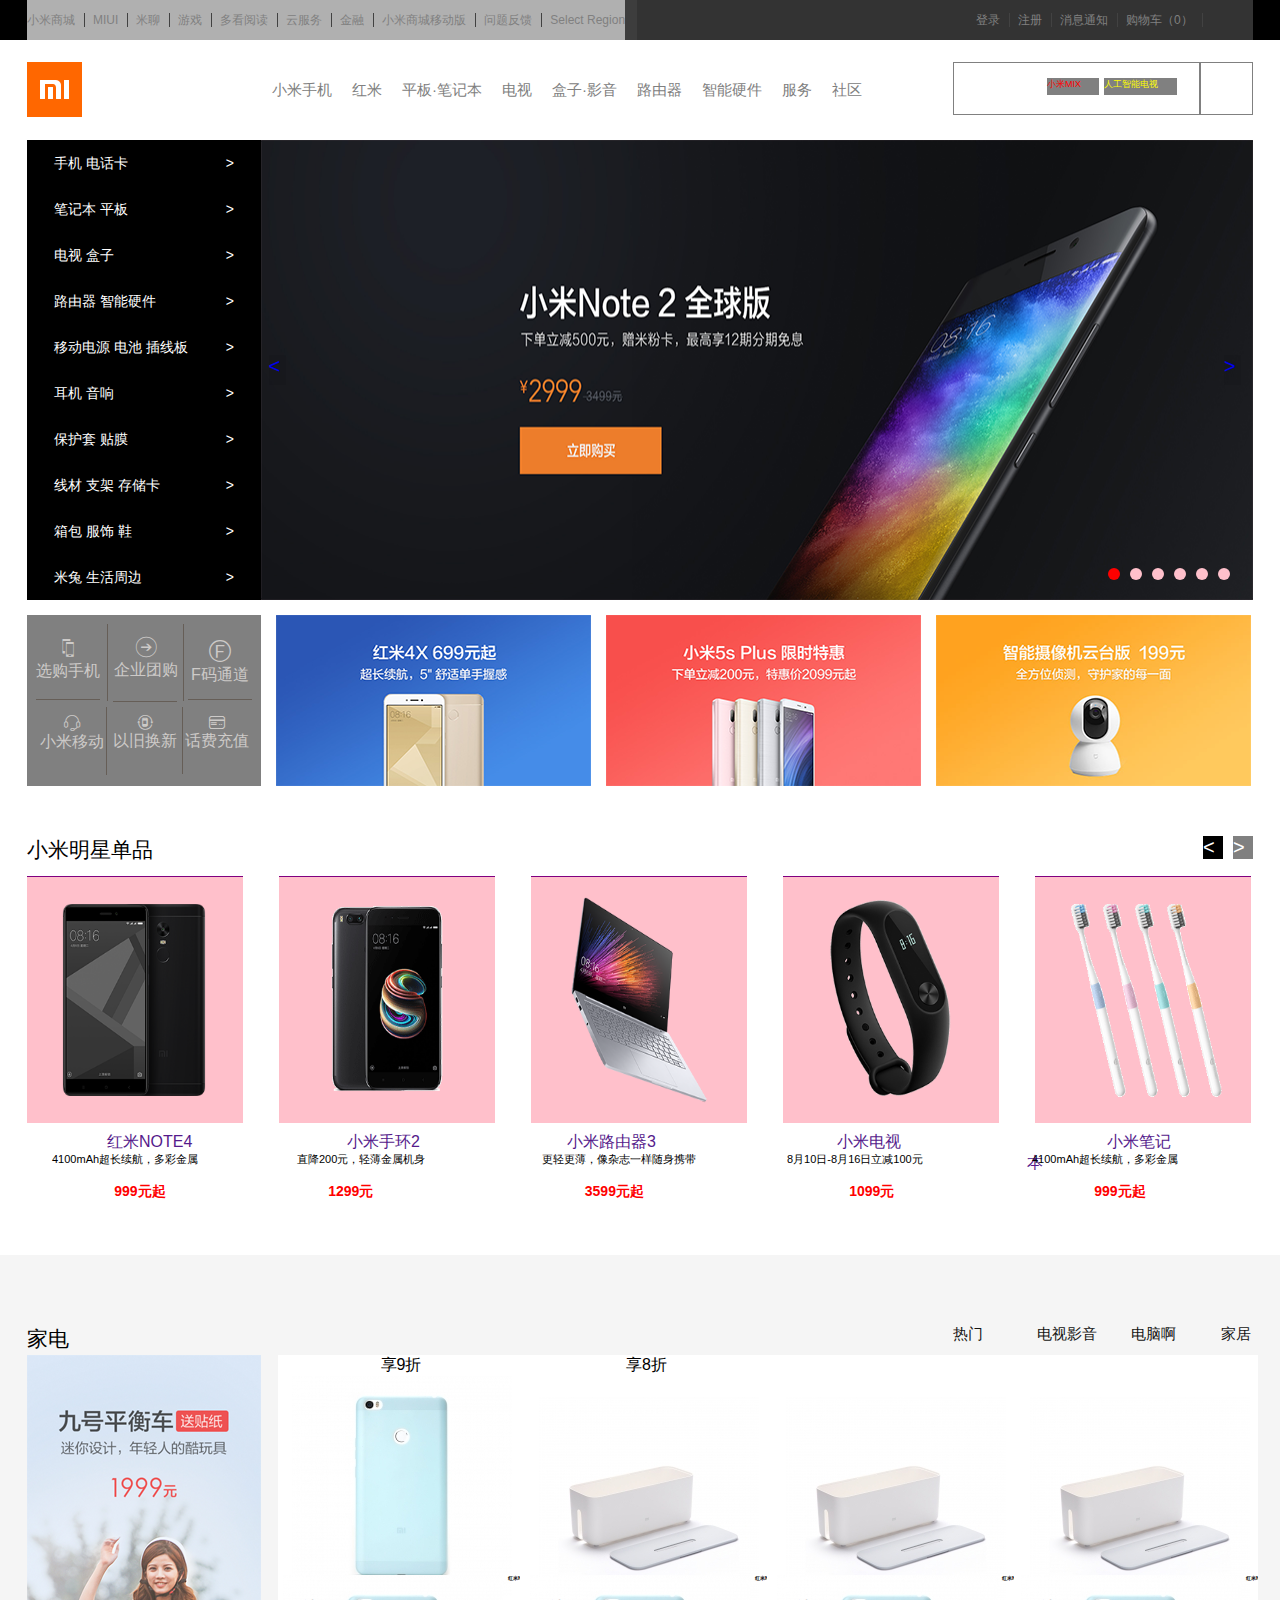
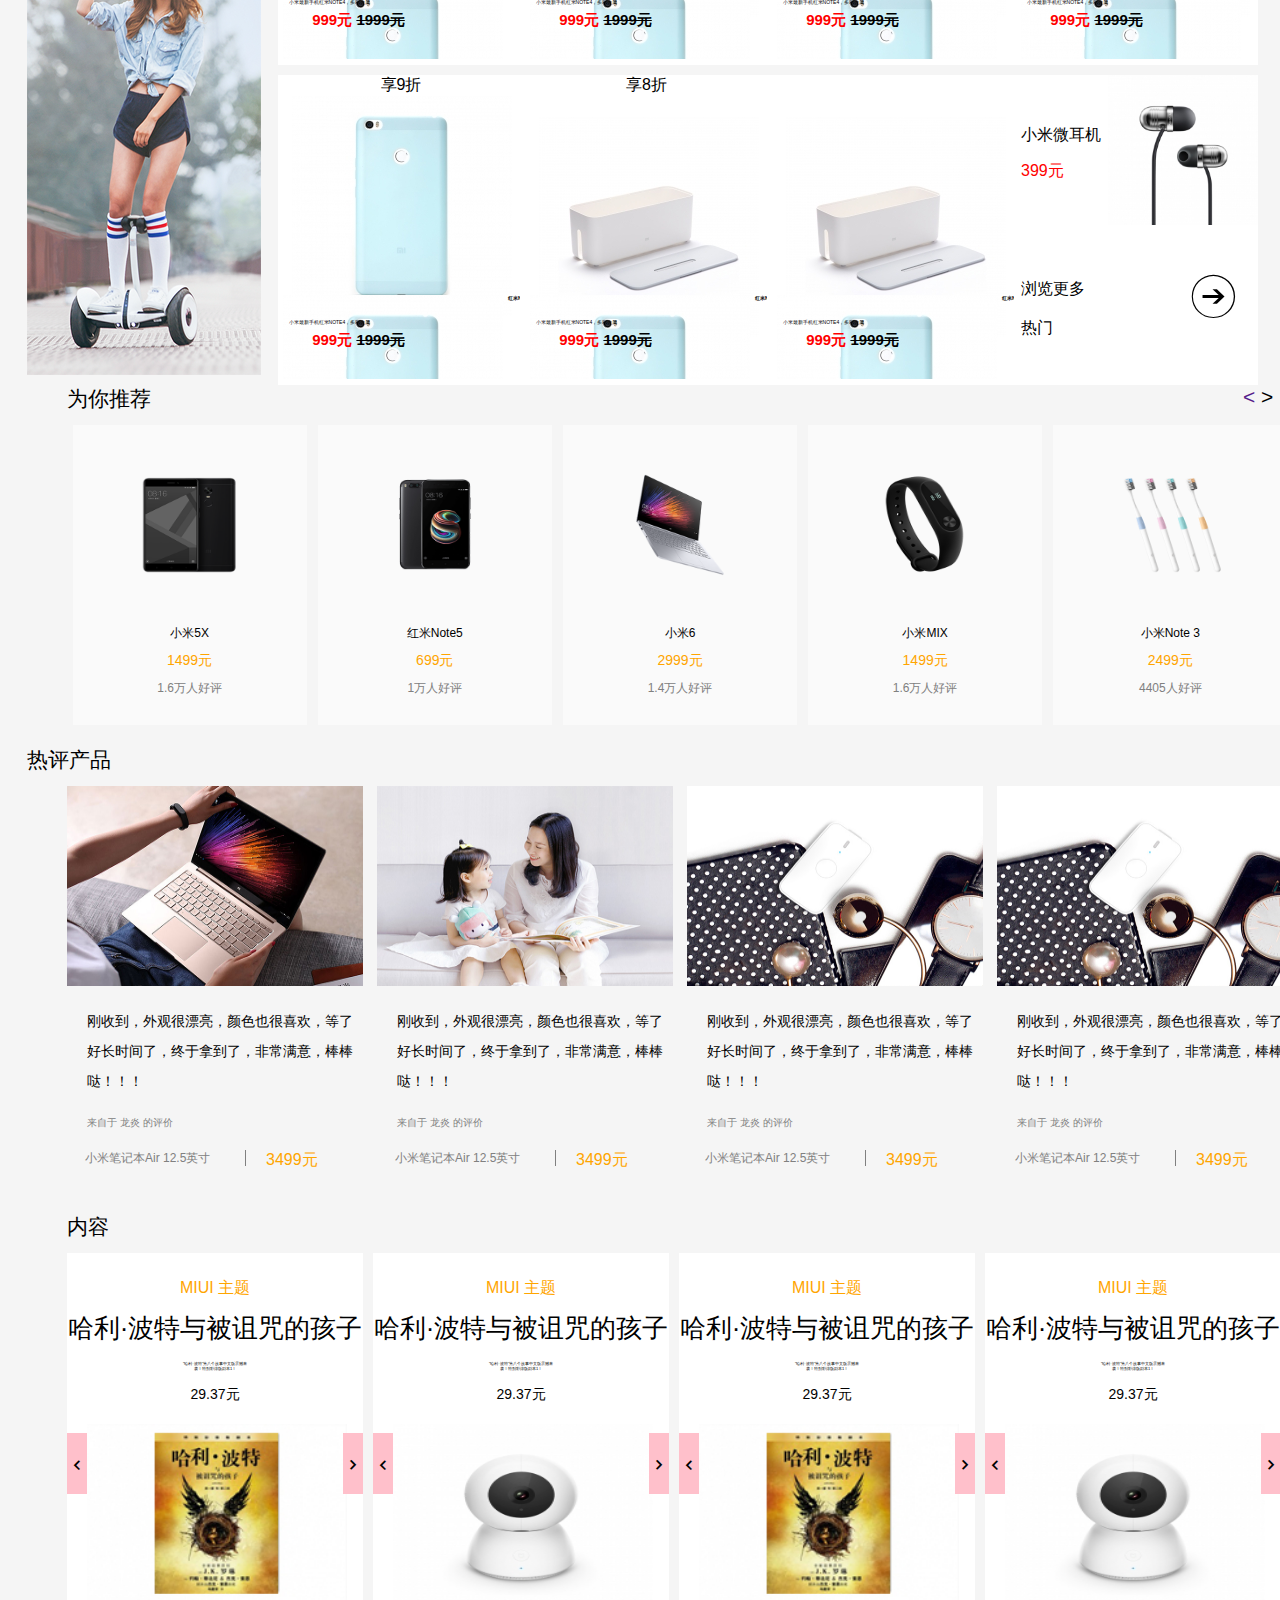
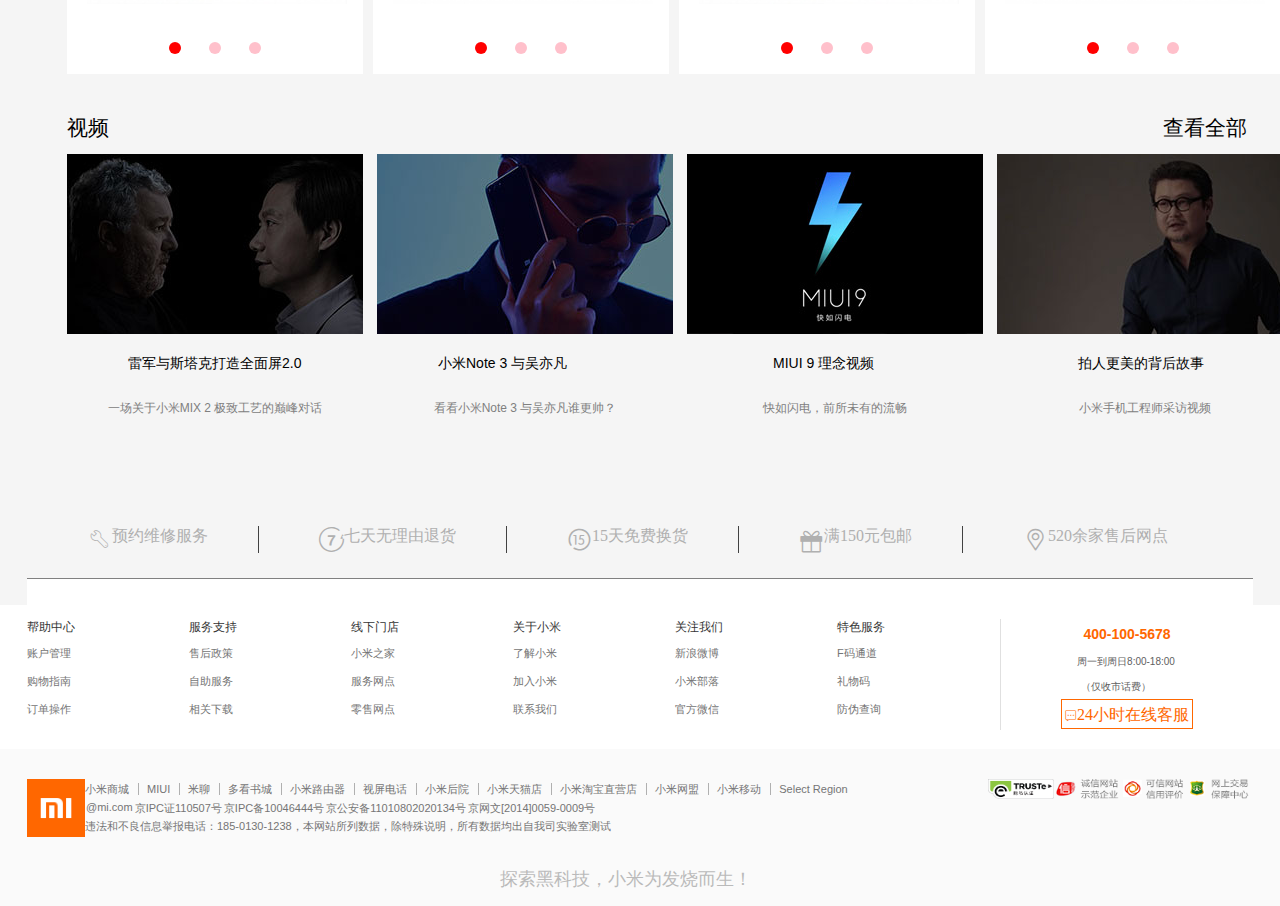
<file: xiaomi/index.html>
<!DOCTYPE html>
<html lang="en">
<head>
	<meta charset="UTF-8">
	<title>Document</title>
	<link rel="stylesheet" href="css/index.css">
	<link rel="stylesheet" href="iconfont/iconfont.css">
	<link rel="stylesheet" href="font_389731_t2xz9ajfpfkwqaor/iconfont.css">
	<link rel="stylesheet" href="iconfonttt/iconfont.css">

</head>
<body>
	<header>
		<main>
			<ul class="head-left">
				<li><a href="" class="first">小米商城</a></li>
				<li><a href="">MIUI</a></li>
				<li><a href="">米聊</a></li>
				<li><a href="">游戏</a></li>
				<li><a href="">多看阅读</a></li>
				<li><a href="">云服务</a></li>
				<li><a href="">金融</a></li>
				<li><a href="">小米商城移动版</a></li>
				<li><a href="">问题反馈</a></li>
				<li><a href="" class="last">Select Region</a></li>
			</ul>
			<ul class="head-right">
				<li><a href="">登录</a></li>
				<li><a href="">注册</a></li>
				<li><a href="">消息通知</a></li>
				<li><a href="" class="gwc">购物车（0）</a></li>
				<li><a href="" class="gwcyin">购物车中还没有商品，赶紧选购吧！</a></li>
			</ul>
		</main>
	</header>
	<!-- 这是logo那一行的 -->
		<section class="nav">
			<a href="" class="logo"></a>
			<ul>
				<li>
					<a href="">小米手机</a>
					<div class="xuanxiang">
						<div class="xuanxiang1">
							<div class="xxh1">
								<div class="xxh1Shang">新品</div>
								<div class="xxh1Tu"><img src="img/one.png" alt=""></div>
								<div class="xxh1Xia1">小米MIX2</div>
								<div class="xxh1Xia2">3299起</div>
							</div>
							<div class="xxh2">
								<div class="xxh2Shang">新品</div>
								<div class="xxh2Tu"><img src="img/one.png" alt=""></div>
								<div class="xxh2Xia1">小米NOTE2</div>
								<div class="xxh2Xia2">2499起</div>
							</div>
							<div class="xxh3">
								<div class="xxh3Shang">3</div>
								<div class="xxh3Tu"><img src="img/one.png" alt=""></div>
								<div class="xxh3Xia1">1</div>
								<div class="xxh3Xia2">2</div>
							</div>
							<div class="xxh4">
								<div class="xxh4Shang">3</div>
								<div class="xxh4Tu"><img src="img/one.png" alt=""></div>
								<div class="xxh4Xia1">1</div>
								<div class="xxh4Xia2">2</div>
							</div>
							<div class="xxh5">
								<div class="xxh5Shang">3</div>
								<div class="xxh5Tu"><img src="img/one.png" alt=""></div>
								<div class="xxh5Xia1">1</div>
								<div class="xxh5Xia2">2</div>
							</div>
							<div class="xxh6">
								<div class="xxh6Shang">3</div>
								<div class="xxh6Tu"><img src="img/one.png" alt=""></div>
								<div class="xxh6Xia1">1</div>
								<div class="xxh6Xia2">2</div>
							</div>
						</div>
					</div>
				</li>
				<li>
					<a href="">红米</a>
					<div class="xuanxiang">
						<div class="xuanxiang1">
							<div class="xxh1">
								<div class="xxh1Shang">新品</div>
								<div class="xxh1Tu"><img src="img/two.png" alt=""></div>
								<div class="xxh1Xia1">小米MIX2</div>
								<div class="xxh1Xia2">3299起</div>
							</div>
							<div class="xxh2">
								<div class="xxh2Shang">新品</div>
								<div class="xxh2Tu"><img src="img/two.png" alt=""></div>
								<div class="xxh2Xia1">小米NOTE2</div>
								<div class="xxh2Xia2">2499起</div>
							</div>
							<div class="xxh3">
								<div class="xxh3Shang">3</div>
								<div class="xxh3Tu"><img src="img/two.png" alt=""></div>
								<div class="xxh3Xia1">1</div>
								<div class="xxh3Xia2">2</div>
							</div>
							<div class="xxh4">
								<div class="xxh4Shang">3</div>
								<div class="xxh4Tu"><img src="img/two.png" alt=""></div>
								<div class="xxh4Xia1">1</div>
								<div class="xxh4Xia2">2</div>
							</div>
							<div class="xxh5">
								<div class="xxh5Shang">3</div>
								<div class="xxh5Tu"><img src="img/two.png" alt=""></div>
								<div class="xxh5Xia1">1</div>
								<div class="xxh5Xia2">2</div>
							</div>
							<div class="xxh6">
								<div class="xxh6Shang">3</div>
								<div class="xxh6Tu"><img src="img/two.png" alt=""></div>
								<div class="xxh6Xia1">1</div>
								<div class="xxh6Xia2">2</div>
							</div>
						</div>
					</div>
				</li>
				<li>
					<a href="">平板·笔记本</a>
					<div class="xuanxiang">
						<div class="xuanxiang1">
							<div class="xxh1">
								<div class="xxh1Shang">新品</div>
								<div class="xxh1Tu"><img src="img/three.png" alt=""></div>
								<div class="xxh1Xia1">小米MIX2</div>
								<div class="xxh1Xia2">3299起</div>
							</div>
							<div class="xxh2">
								<div class="xxh2Shang">新品</div>
								<div class="xxh2Tu"><img src="img/three.png" alt=""></div>
								<div class="xxh2Xia1">小米NOTE2</div>
								<div class="xxh2Xia2">2499起</div>
							</div>
							<div class="xxh3">
								<div class="xxh3Shang">3</div>
								<div class="xxh3Tu"><img src="img/three.png" alt=""></div>
								<div class="xxh3Xia1">1</div>
								<div class="xxh3Xia2">2</div>
							</div>
							<div class="xxh4">
								<div class="xxh4Shang">3</div>
								<div class="xxh4Tu"><img src="img/three.png" alt=""></div>
								<div class="xxh4Xia1">1</div>
								<div class="xxh4Xia2">2</div>
							</div>
							<div class="xxh5">
								<div class="xxh5Shang">3</div>
								<div class="xxh5Tu"><img src="img/three.png" alt=""></div>
								<div class="xxh5Xia1">1</div>
								<div class="xxh5Xia2">2</div>
							</div>
							<div class="xxh6">
								<div class="xxh6Shang">3</div>
								<div class="xxh6Tu"><img src="img/three.png" alt=""></div>
								<div class="xxh6Xia1">1</div>
								<div class="xxh6Xia2">2</div>
							</div>
						</div>
					</div>
				</li>
				<li>
					<a href="">电视</a>
					<div class="xuanxiang">
						<div class="xuanxiang1">
							<div class="xxh1">
								<div class="xxh1Shang">新品</div>
								<div class="xxh1Tu"><img src="img/four.png" alt=""></div>
								<div class="xxh1Xia1">小米MIX2</div>
								<div class="xxh1Xia2">3299起</div>
							</div>
							<div class="xxh2">
								<div class="xxh2Shang">新品</div>
								<div class="xxh2Tu"><img src="img/four.png" alt=""></div>
								<div class="xxh2Xia1">小米NOTE2</div>
								<div class="xxh2Xia2">2499起</div>
							</div>
							<div class="xxh3">
								<div class="xxh3Shang">3</div>
								<div class="xxh3Tu"><img src="img/four.png" alt=""></div>
								<div class="xxh3Xia1">1</div>
								<div class="xxh3Xia2">2</div>
							</div>
							<div class="xxh4">
								<div class="xxh4Shang">3</div>
								<div class="xxh4Tu"><img src="img/four.png" alt=""></div>
								<div class="xxh4Xia1">1</div>
								<div class="xxh4Xia2">2</div>
							</div>
							<div class="xxh5">
								<div class="xxh5Shang">3</div>
								<div class="xxh5Tu"><img src="img/four.png" alt=""></div>
								<div class="xxh5Xia1">1</div>
								<div class="xxh5Xia2">2</div>
							</div>
							<div class="xxh6">
								<div class="xxh6Shang">3</div>
								<div class="xxh6Tu"><img src="img/four.png" alt=""></div>
								<div class="xxh6Xia1">1</div>
								<div class="xxh6Xia2">2</div>
							</div>
						</div>
					</div>
				</li>
				<li>
					<a href="">盒子·影音</a>
					<div class="xuanxiang">
						<div class="xuanxiang1">
							<div class="xxh1">
								<div class="xxh1Shang">新品</div>
								<div class="xxh1Tu"><img src="img/five.jpg" alt=""></div>
								<div class="xxh1Xia1">小米MIX2</div>
								<div class="xxh1Xia2">3299起</div>
							</div>
							<div class="xxh2">
								<div class="xxh2Shang">新品</div>
								<div class="xxh2Tu"><img src="img/five.jpg" alt=""></div>
								<div class="xxh2Xia1">小米NOTE2</div>
								<div class="xxh2Xia2">2499起</div>
							</div>
							<div class="xxh3">
								<div class="xxh3Shang">3</div>
								<div class="xxh3Tu"><img src="img/five.jpg" alt=""></div>
								<div class="xxh3Xia1">1</div>
								<div class="xxh3Xia2">2</div>
							</div>
							<div class="xxh4">
								<div class="xxh4Shang">3</div>
								<div class="xxh4Tu"><img src="img/five.jpg" alt=""></div>
								<div class="xxh4Xia1">1</div>
								<div class="xxh4Xia2">2</div>
							</div>
							<div class="xxh5">
								<div class="xxh5Shang">3</div>
								<div class="xxh5Tu"><img src="img/five.jpg" alt=""></div>
								<div class="xxh5Xia1">1</div>
								<div class="xxh5Xia2">2</div>
							</div>
							<div class="xxh6">
								<div class="xxh6Shang">3</div>
								<div class="xxh6Tu"><img src="img/five.jpg" alt=""></div>
								<div class="xxh6Xia1">1</div>
								<div class="xxh6Xia2">2</div>
							</div>
						</div>
					</div>
				</li>
				<li>
					<a href="">路由器</a>
					<div class="xuanxiang">
						<div class="xuanxiang1">
							<div class="xxh1">
								<div class="xxh1Shang">新品</div>
								<div class="xxh1Tu"><img src="img/six.jpg" alt=""></div>
								<div class="xxh1Xia1">小米MIX2</div>
								<div class="xxh1Xia2">3299起</div>
							</div>
							<div class="xxh2">
								<div class="xxh2Shang">新品</div>
								<div class="xxh2Tu"><img src="img/six.jpg" alt=""></div>
								<div class="xxh2Xia1">小米NOTE2</div>
								<div class="xxh2Xia2">2499起</div>
							</div>
							<div class="xxh3">
								<div class="xxh3Shang">3</div>
								<div class="xxh3Tu"><img src="img/six.jpg" alt=""></div>
								<div class="xxh3Xia1">1</div>
								<div class="xxh3Xia2">2</div>
							</div>
							<div class="xxh4">
								<div class="xxh4Shang">3</div>
								<div class="xxh4Tu"><img src="img/six.jpg" alt=""></div>
								<div class="xxh4Xia1">1</div>
								<div class="xxh4Xia2">2</div>
							</div>
							<div class="xxh5">
								<div class="xxh5Shang">3</div>
								<div class="xxh5Tu"><img src="img/six.jpg" alt=""></div>
								<div class="xxh5Xia1">1</div>
								<div class="xxh5Xia2">2</div>
							</div>
							<div class="xxh6">
								<div class="xxh6Shang">3</div>
								<div class="xxh6Tu"><img src="img/six.jpg" alt=""></div>
								<div class="xxh6Xia1">1</div>
								<div class="xxh6Xia2">2</div>
							</div>
						</div>
					</div>
				</li>
				<li>
					<a href="">智能硬件</a>
					<div class="xuanxiang">
						<div class="xuanxiang1">
							<div class="xxh1">
								<div class="xxh1Shang">新品</div>
								<div class="xxh1Tu"><img src="img/one.png" alt=""></div>
								<div class="xxh1Xia1">小米MIX2</div>
								<div class="xxh1Xia2">3299起</div>
							</div>
							<div class="xxh2">
								<div class="xxh2Shang">新品</div>
								<div class="xxh2Tu"><img src="img/one.png" alt=""></div>
								<div class="xxh2Xia1">小米NOTE2</div>
								<div class="xxh2Xia2">2499起</div>
							</div>
							<div class="xxh3">
								<div class="xxh3Shang">3</div>
								<div class="xxh3Tu"><img src="img/one.png" alt=""></div>
								<div class="xxh3Xia1">1</div>
								<div class="xxh3Xia2">2</div>
							</div>
							<div class="xxh4">
								<div class="xxh4Shang">3</div>
								<div class="xxh4Tu"><img src="img/one.png" alt=""></div>
								<div class="xxh4Xia1">1</div>
								<div class="xxh4Xia2">2</div>
							</div>
							<div class="xxh5">
								<div class="xxh5Shang">3</div>
								<div class="xxh5Tu"><img src="img/one.png" alt=""></div>
								<div class="xxh5Xia1">1</div>
								<div class="xxh5Xia2">2</div>
							</div>
							<div class="xxh6">
								<div class="xxh6Shang">3</div>
								<div class="xxh6Tu"><img src="img/one.png" alt=""></div>
								<div class="xxh6Xia1">1</div>
								<div class="xxh6Xia2">2</div>
							</div>
						</div>
					</div>
				</li>
				<li>
					<a href="">服务</a>
				</li>
				<li>
					<a href="">社区</a>
				</li>
			</ul>
			<div class="sousuo">
				<div class="shuru">
					<a href=""><div class="sshouji">小米MIX</div></a>
					<a href=""><div class="sdianshi">人工智能电视</div></a>
				</div>
				<div class="dianji"></div>
			</div>
		</section>
	<!-- banner的 -->
		<aside class="banner">
		    <ul class="banner-left">
		    	<li class="">
		    		<a href="">
			    		<div>
			    			<span>手机 电话卡</span>
			    			<span class="y">></span>
			    		</div>
		    		</a>
		    		<div class="js">侧板1</div>
		    	</li>
		    	<li class="">
		    		<a href="">
		    		    <div>
			    			<span>笔记本 平板</span>
			    			<span class="y">></span>
		    			</div>
		    		</a>
		    		<div class="js">侧板2</div>
		    	</li>
		    	<li class="">
		    		<a href="">
		    			<div>
		    				<span>电视 盒子</span>
		    				<span class="y">></span>	
		    			</div>
	    			</a>
	    			<div class="js">3</div>
		    	</li>
		    	<li class="">
		    		<a href="">
		    			<div>
		    				<span>路由器 智能硬件</span>
		    				<span class="y">></span>
		    			</div>
		    		</a>
		    		<div class="js">444444</div>
		    	</li>
		    	<li class="">
		    		<a href="">
		    			<div>
		    				<span>移动电源 电池 插线板</span>
		    				<span class="y">></span>
		    			</div>
		    		</a>
		    		<div class="js">555</div>
		    	</li>
		    	<li class="">
		    		<a href="">
		    			<div>
		    				<span>耳机 音响</span>
		    				<span class="y">></span>
		    			</div>
		    		</a>
		    	    <div class="js">666</div>
		    	</li>
		    	<li class="">
		    		<a href="">
		    			<div>
		    				<span>保护套 贴膜</span>
		    				<span class="y">></span>
		    			</div>
		    		</a>
		    		<div class="js">777</div>
		    	</li>
		    	<li class="">
		    		<a href="">
		    			<div>
		    				<span>线材 支架 存储卡</span>
		    				<span class="y">></span>
		    			</div>
		    		</a>
		    		<div class="js">888</div>
		    	</li>
		    	<li class="">
		    		<a href="">
		    			<div>
		    				<span>箱包 服饰 鞋</span>
		    				<span class="y">></span>
		    			</div>
		    		</a>
		    		<div class="js">999</div>
		    	</li>
		    	<li class="">
		    		<a href="">
		    			<div>
		    				<span>米兔 生活周边</span>
		    				<span class="y">></span>
		    			</div>
		    		</a>
		    		<div class="js">101010</div>
		    	</li>
		    </ul>
		    <aside class="banner-right">
		    	   	<ul class="eiyo">
		    	   	    <li><a href=""><img src="img/1111.png" alt=""></a></li>
		    	        <li><a href=""><img src="img/111.jpg" alt=""></a></li>
		    	   	    <li><a href=""><img src="img/2222.jpg" alt=""></a></li>
		    	   	    <li><a href=""><img src="img/3333.jpg" alt=""></a></li>
		    	   	    <li><a href=""><img src="img/4444.jpg" alt=""></a></li>
		    	   	    <li><a href=""><img src="img/5555.jpg" alt=""></a></li>
                    </ul>
		    	   	<a href="javascript:void(0);">
		    	   		<aside class="banner-rright"> > </aside>
		    	   	</a>
		    	   	<a href="javascript:void(0);">
		    	   		<aside class="banner-rleft"> < </aside>
		    	   	</a>
		    	   	<ul class="banner-bottom" type="circle">
                        <a href="javascript:void(0);"><li class="bimgg"></li></a>
                        <a href="javascript:void(0);"><li></li></a>
                        <a href="javascript:void(0);"><li></li></a>
                        <a href="javascript:void(0);"><li></li></a>
                        <a href="javascript:void(0);"><li></li></a>
                        <a href="javascript:void(0);"><li class="bimg"></li></a>
                    </ul>
		    </aside>
		</aside>
	<!-- banner下面的 -->
		<div class="ok">
			<div class="ok-left">
				<div class="abox">
				<a href=""><p class="iconfont icon-xuangoushouji"></p><div>选购手机</div></a>
			</div>
			<div class="bbox">
				<a href=""><p class="iconfont icon-gift"></p><div>企业团购</div></a>
			</div>
			<div class="cbox">
				<a href=""><p class="iconfont icon-letter-f-outline"></p><div>F码通道</div></a>
			</div>
			<div class="second">
				<div class="dbox">
					<a href=""><p class="iconfont icon-sim"></p><div>小米移动</div></a>
				</div>
				<div class="ebox">
					<a href=""><p class="iconfont icon-yijiuhuanxin"></p><div>以旧换新</div></a>
				</div>
				<div class="fbox">
					<a href=""><p class="iconfont icon-huafeichongzhi"></p><div>话费充值</div></a>
				</div>
			</div>
			</div>
			<div class="ok-right">
				<a href=""><img src="img/ok1.png" alt="" class="mai"></a>
				<a href=""><img src="img/ok2.png" alt="" class="mai2"></a>
				<a href=""><img src="img/ok3.png" alt="" class="mai3"></a>
			</div>
		</div>
		<div class="ouye"></div>
	<!-- 小米明星单品 -->
			<section class="star">
				<section class="star-left">小米明星单品</section>
				<section class="star-right">
					<div class="zhizhen1">< </div>
					<div class="zhizhen2"> > </div>
				</section>
			</section>
			<section class="star-head">
				<section class="star-head-tu">
					<a href=""><img src="img/明星1.png" alt="" class="star1"></a>
					<a href=""><img src="img/明星2.png" alt=""></a>
					<a href=""><img src="img/明星3.png" alt=""></a>
					<a href=""><img src="img/明星4.png" alt=""></a>
					<a href=""><img src="img/明星5.png" alt=""></a>
					<a href=""><img src="img/明星5.png" alt="" class="star1"></a>
					<a href=""><img src="img/明星4.png" alt=""></a>
					<a href=""><img src="img/明星3.png" alt=""></a>
					<a href=""><img src="img/明星2.png" alt=""></a>
					<a href=""><img src="img/明星1.png" alt=""></a>
				</section>
				<section class="star-head-kong">

				</section>
				
				<section class="mingzi">
					<section class=""><a href="">红米NOTE4</a></section>
					<section class=""><a href="" class="ji">小米手环2</a></section>
					<section class=""><a href="">小米路由器3</a></section>
					<section class=""><a href="" class="shi">小米电视</a></section>
					<section class=""><a href="" class="ben">小米笔记本</a></section>
				</section>
				<section class="star-head-zi">
				<section><pre class="ai"><p>4100mAh超长续航，多彩金属</p>
		<b>999元起</b></pre></section>
				<section><pre class="ai1"><p>直降200元，轻薄金属机身</p>
	<b>1299元</b></pre></section>
				<section><pre class="ai3"><p>更轻更薄，像杂志一样随身携带</p>
           <b>3599元起</b></pre></section>
				<section><pre class="ai4"><p>8月10日-8月16日立减100元</p>
		<b>1099元</b></pre></section>
				<section><pre class="ai5"><p>4100mAh超长续航，多彩金属</p>
		<b>999元起</b></pre></section>
				</section>
			</section>

	<!-- 家电 -->
		<section class="zhongjian">
			<section class="jiadian">
				<section class="jdleft">家电</section>
				<section class="jdright">
					<a href=""><section class="remen">热门</section></a>
					<a href="" class="yy"><section>电视影音</section></a>
					<a href=""><section class="dn">电脑啊</section></a>
					<a href="" class="jiaju"><section>家居</section></a>
				</section>
			</section>

			<section class="zj-dongtai">
				<a href="">
					<section class="dt-left">
						<section class="dt-leftjg"></section>
					</section>
				</a>
		<section class="siping">
		<section class="siping1">
		       <!-- 第一屏幕 -->
				<section class="dt-rights">
					<section class="dt-rights1">
					<a href=""><section class="dt-rights11111"></section></a>
					<section class="dt-rights11"></section>
					<a href=""><section class="dt-rights1111"><b>红米NOTE4</b></section></a>
					<section class="dt-rights111"><pre><p>    小米最新手机红米NOTE4，多彩金属</p>
		     <b>999元 <s>1999元</s></b></pre></section>
					</section>
					<section class="dt-rights2">
					<a href=""><section class="dt-rights11111"></section></a>
					<section class="dt-rights11"></section>
					<a href=""><section class="dt-rights1111"><b>红米NOTE4</b></section></a>
					<section class="dt-rights111"><pre><p>    小米最新手机红米NOTE4，多彩金属</p>
		     <b>999元 <s>1999元</s></b></pre></section>
						<a href=""><section class="dt-rights21"><pre><b>        小 米 品 质 没 让 我 失 望</b>
	       来自于 好用啊 用户的评价</pre></section></a>
					</section>
					<section class="dt-rights3">
					<a href=""><section class="dt-rights11111"></section></a>
					<section class="dt-rights11"></section>
					<a href=""><section class="dt-rights1111"><b>红米NOTE4</b></section></a>
					<section class="dt-rights111"><pre><p>    小米最新手机红米NOTE4，多彩金属</p>
		     <b>999元 <s>1999元</s></b></pre></section>
						<a href=""><section class="dt-rights31"><pre><b>        小 米 品 质 没 让 我 失 望</b>
	       来自于 好用啊 用户的评价</pre></section></a>
					</section>
					<section class="dt-rights4">
					<a href=""><section class="dt-rights11111"></section></a>
					<section class="dt-rights11"></section>
					<a href=""><section class="dt-rights1111"><b>红米NOTE4</b></section></a>
					<section class="dt-rights111"><pre><p>    小米最新手机红米NOTE4，多彩金属</p>
		     <b>999元 <s>1999元</s></b></pre></section>
						<a href=""><section class="dt-rights41"><pre><b>        小 米 品 质 没 让 我 失 望</b>
	       来自于 好用啊 用户的评价</pre></section></a>
					</section>
				</section>
		

				<section class="dt-rightx">
				    <section class="dt-rightx1">
				    <a href=""><section class="dt-rights11111"></section></a>
					<section class="dt-rights11"></section>
					<a href=""><section class="dt-rights1111"><b>红米NOTE4</b></section></a>
					<section class="dt-rights111"><pre><p>    小米最新手机红米NOTE4，多彩金属</p>
		     <b>999元 <s>1999元</s></b></pre></section>
					<section class="dt-rightx11"><pre><b>        小 米 品 质 没 让 我 失 望</b>
	       来自于 好用啊 用户的评价</pre></section>
					</section>
					<section class="dt-rightx2">
					<a href=""><section class="dt-rights11111"></section></a>
					<section class="dt-rights11"></section>
					<a href=""><section class="dt-rights1111"><b>红米NOTE4</b></section></a>
					<section class="dt-rights111"><pre><p>    小米最新手机红米NOTE4，多彩金属</p>
		     <b>999元 <s>1999元</s></b></pre></section>
						<a href=""><section class="dt-rightx21"><pre><b>        小 米 品 质 没 让 我 失 望</b>
	       来自于 好用啊 用户的评价</pre></section></a>
					</section>
					<section class="dt-rightx3">
					<a href=""><section class="dt-rights11111"></section></a>
					<section class="dt-rights11"></section>
					<a href=""><section class="dt-rights1111"><b>红米NOTE4</b></section></a>
					<section class="dt-rights111"><pre><p>    小米最新手机红米NOTE4，多彩金属</p>
		     <b>999元 <s>1999元</s></b></pre></section>
						<a href=""><section class="dt-rightx31"><pre><b>        小 米 品 质 没 让 我 失 望</b>
	       来自于 好用啊 用户的评价</pre></section></a>
					</section>
					<section class="dt-rightx4">
						<section class="dt-rightx41">
						    <div class="ele"><pre><a href="">小米微耳机</a>
						    <p>399元</p></pre></div>
							<div><a href=""><img src="img/T1SkV_BCd_1RXrhCrK220x220.jpg" alt="" class="erji"></a></div>
						</section>
						<section class="dt-rightx42">
								<div class="ela"><a href=""><pre>浏览更多
						    <p>热门</p></pre></a></div>
							<a href=""><div class="iconfont icon-yq-jt-r">
							</div></a>
						</section>
					</section>
					</section>
				</section>
				<!-- 第二屏幕 -->
				<section class="siping1">
				<section class="dt-rights">
					<section class="dt-rights1">
					<a href=""><section class="dt-rights11111"></section></a>
					<section class="dt-rights11"></section>
					<a href=""><section class="dt-rights1111"><b>红米NOTE4</b></section></a>
					<section class="dt-rights111"><pre><p>    小米最新手机红米NOTE4，多彩金属</p>
		     <b>999元 <s>1999元</s></b></pre></section>
					</section>
					<section class="dt-rights2">
					<a href=""><section class="dt-rights11111"></section></a>
					<section class="dt-rights11"></section>
					<a href=""><section class="dt-rights1111"><b>红米NOTE4</b></section></a>
					<section class="dt-rights111"><pre><p>    小米最新手机红米NOTE4，多彩金属</p>
		     <b>999元 <s>1999元</s></b></pre></section>
						<a href=""><section class="dt-rights21"><pre><b>        小 米 品 质 没 让 我 失 啊</b>
	       来自于 好用啊 用户的评价</pre></section></a>
					</section>
					<section class="dt-rights3">
					<a href=""><section class="dt-rights11111"></section></a>
					<section class="dt-rights11"></section>
					<a href=""><section class="dt-rights1111"><b>红米NOTE4</b></section></a>
					<section class="dt-rights111"><pre><p>    小米最新手机红米NOTE4，多彩金属</p>
		     <b>999元 <s>1999元</s></b></pre></section>
						<a href=""><section class="dt-rights31"><pre><b>        小 米 品 质 没 让 我 失 望</b>
	       来自于 好用啊 用户的评价</pre></section></a>
					</section>
					<section class="dt-rights4">
					<a href=""><section class="dt-rights11111"></section></a>
					<section class="dt-rights11"></section>
					<a href=""><section class="dt-rights1111"><b>红米NOTE4</b></section></a>
					<section class="dt-rights111"><pre><p>    小米最新手机红米NOTE4，多彩金属</p>
		     <b>111999元 <s>1999元</s></b></pre></section>
						<a href=""><section class="dt-rights41"><pre><b>        小 米 品 质 没 让 我 失 望</b>
	       来自于 好用啊 用户的评价</pre></section></a>
					</section>
				</section>
		

				<section class="dt-rightx">
				    <section class="dt-rightx1">
				    <a href=""><section class="dt-rights11111"></section></a>
					<section class="dt-rights11"></section>
					<a href=""><section class="dt-rights1111"><b>红米NOTE4</b></section></a>
					<section class="dt-rights111"><pre><p>    小米最新手机红米NOTE4，多彩金属</p>
		     <b>999元 <s>1999元</s></b></pre></section>
					<section class="dt-rightx11"><pre><b>        小 米 品 质 没 让 我 失 望</b>
	       来自于 好用啊 用户的评价</pre></section>
					</section>
					<section class="dt-rightx2">
					<a href=""><section class="dt-rights11111"></section></a>
					<section class="dt-rights11"></section>
					<a href=""><section class="dt-rights1111"><b>红米NOTE4</b></section></a>
					<section class="dt-rights111"><pre><p>    小米最新手机红米NOTE4，多彩金属</p>
		     <b>999元 <s>1999元</s></b></pre></section>
						<a href=""><section class="dt-rightx21"><pre><b>        小 米 品 质 没 让 我 失 望</b>
	       来自于 好用啊 用户的评价</pre></section></a>
					</section>
					<section class="dt-rightx3">
					<a href=""><section class="dt-rights11111"></section></a>
					<section class="dt-rights11"></section>
					<a href=""><section class="dt-rights1111"><b>红米NOTE4</b></section></a>
					<section class="dt-rights111"><pre><p>    小米最新手机红米NOTE4，多彩金属</p>
		     <b>999元 <s>1999元</s></b></pre></section>
						<a href=""><section class="dt-rightx31"><pre><b>        小 米 品 质 没 让 我 失 望</b>
	       来自于 好用啊 用户的评价</pre></section></a>
					</section>
					<section class="dt-rightx4">
						<section class="dt-rightx41">
						    <div class="ele"><pre><a href="">小米微耳机</a>
						    <p>399元</p></pre></div>
							<div><a href=""><img src="img/T1SkV_BCd_1RXrhCrK220x220.jpg" alt="" class="erji"></a></div>
						</section>
						<section class="dt-rightx42">
								<div class="ela"><a href=""><pre>浏览更多
						    <p>热门</p></pre></a></div>
							<a href=""><div class="iconfont icon-yq-jt-r">
							</div></a>
						</section>
					</section>
				</section>
			</section>
				<!-- 第三屏幕 -->
				<section class="siping1">
				<section class="dt-rights">
					<section class="dt-rights1">
					<a href=""><section class="dt-rights11111"></section></a>
					<section class="dt-rights11"></section>
					<a href=""><section class="dt-rights1111"><b>红米NOTE4</b></section></a>
					<section class="dt-rights111"><pre><p>    小米最新手机红米NOTE4，多彩金属</p>
		     <b>999元 <s>1999元</s></b></pre></section>
					</section>
					<section class="dt-rights2">
					<a href=""><section class="dt-rights11111"></section></a>
					<section class="dt-rights11"></section>
					<a href=""><section class="dt-rights1111"><b>红米NOTE4</b></section></a>
					<section class="dt-rights111"><pre><p>    小米最新手机红米NOTE4，多彩金属</p>
		     <b>999元 <s>1999元</s></b></pre></section>
						<a href=""><section class="dt-rights21"><pre><b>        小 米 品 质 没 让 我 失 望</b>
	       来自于 好用啊 用户的评价</pre></section></a>
					</section>
					<section class="dt-rights3">
					<a href=""><section class="dt-rights11111"></section></a>
					<section class="dt-rights11"></section>
					<a href=""><section class="dt-rights1111"><b>红米NOTE4</b></section></a>
					<section class="dt-rights111"><pre><p>    小米最新手机红米NOTE4，多彩金属</p>
		     <b>999元 <s>1999元</s></b></pre></section>
						<a href=""><section class="dt-rights31"><pre><b>        小 米 品 质 没 让 我 失 望</b>
	       来自于 好用啊 用户的评价</pre></section></a>
					</section>
					<section class="dt-rights4">
					<a href=""><section class="dt-rights11111"></section></a>
					<section class="dt-rights11"></section>
					<a href=""><section class="dt-rights1111"><b>红米NOTE4</b></section></a>
					<section class="dt-rights111"><pre><p>    小米最新手机红米NOTE4，多彩金属</p>
		     <b>23999元 <s>1999元</s></b></pre></section>
						<a href=""><section class="dt-rights41"><pre><b>        小 米 品 质 没 让 我 失 望</b>
	       来自于 好用啊 用户的评价</pre></section></a>
					</section>
				</section>
		

				<section class="dt-rightx">
				    <section class="dt-rightx1">
				    <a href=""><section class="dt-rights11111"></section></a>
					<section class="dt-rights11"></section>
					<a href=""><section class="dt-rights1111"><b>红米NOTE4</b></section></a>
					<section class="dt-rights111"><pre><p>    小米最新手机红米NOTE4，多彩金属</p>
		     <b>999元 <s>1999元</s></b></pre></section>
					<section class="dt-rightx11"><pre><b>        小 米 品 质 没 让 我 失 望</b>
	       来自于 好用啊 用户的评价</pre></section>
					</section>
					<section class="dt-rightx2">
					<a href=""><section class="dt-rights11111"></section></a>
					<section class="dt-rights11"></section>
					<a href=""><section class="dt-rights1111"><b>红米NOTE4</b></section></a>
					<section class="dt-rights111"><pre><p>    小米最新手机红米NOTE4，多彩金属</p>
		     <b>999元 <s>1999元</s></b></pre></section>
						<a href=""><section class="dt-rightx21"><pre><b>        小 米 品 质 没 让 我 失 望</b>
	       来自于 好用啊 用户的评价</pre></section></a>
					</section>
					<section class="dt-rightx3">
					<a href=""><section class="dt-rights11111"></section></a>
					<section class="dt-rights11"></section>
					<a href=""><section class="dt-rights1111"><b>红米NOTE4</b></section></a>
					<section class="dt-rights111"><pre><p>    小米最新手机红米NOTE4，多彩金属</p>
		     <b>999元 <s>1999元</s></b></pre></section>
						<a href=""><section class="dt-rightx31"><pre><b>        小 米 品 质 没 让 我 失 望</b>
	       来自于 好用啊 用户的评价</pre></section></a>
					</section>
					<section class="dt-rightx4">
						<section class="dt-rightx41">
						    <div class="ele"><pre><a href="">小米微耳机</a>
						    <p>399元</p></pre></div>
							<div><a href=""><img src="img/T1SkV_BCd_1RXrhCrK220x220.jpg" alt="" class="erji"></a></div>
						</section>
						<section class="dt-rightx42">
								<div class="ela"><a href=""><pre>浏览更多
						    <p>热门</p></pre></a></div>
							<a href=""><div class="iconfont icon-yq-jt-r">
							</div></a>
						</section>
					</section>
					</section>
				</section>
				<!-- 第四屏幕 -->
				<section class="siping1">
				<section class="dt-rights">
					<section class="dt-rights1">
					<a href=""><section class="dt-rights11111"></section></a>
					<section class="dt-rights11"></section>
					<a href=""><section class="dt-rights1111"><b>红米NOTE4</b></section></a>
					<section class="dt-rights111"><pre><p>    小米最新手机红米NOTE4，多彩金属</p>
		     <b>999元 <s>1999元</s></b></pre></section>
					</section>
					<section class="dt-rights2">
					<a href=""><section class="dt-rights11111"></section></a>
					<section class="dt-rights11"></section>
					<a href=""><section class="dt-rights1111"><b>红米NOTE4</b></section></a>
					<section class="dt-rights111"><pre><p>    小米最新手机红米NOTE4，多彩金属</p>
		     <b>999元 <s>1999元</s></b></pre></section>
						<a href=""><section class="dt-rights21"><pre><b>        小 米 品 质 没 让 我 失 望</b>
	       来自于 好用啊 用户的评价</pre></section></a>
					</section>
					<section class="dt-rights3">
					<a href=""><section class="dt-rights11111"></section></a>
					<section class="dt-rights11"></section>
					<a href=""><section class="dt-rights1111"><b>红米NOTE4</b></section></a>
					<section class="dt-rights111"><pre><p>    小米最新手机红米NOTE4，多彩金属</p>
		     <b>999元 <s>1999元</s></b></pre></section>
						<a href=""><section class="dt-rights31"><pre><b>        小 米 品 质 没 让 我 失 望</b>
	       来自于 好用啊 用户的评价</pre></section></a>
					</section>
					<section class="dt-rights4">
					<a href=""><section class="dt-rights11111"></section></a>
					<section class="dt-rights11"></section>
					<a href=""><section class="dt-rights1111"><b>红米NOTE4</b></section></a>
					<section class="dt-rights111"><pre><p>    小米最新手机红米NOTE4，多彩金属</p>
		     <b>99999元 <s>1999元</s></b></pre></section>
						<a href=""><section class="dt-rights41"><pre><b>        小 米 品 质 没 让 我 失 望</b>
	       来自于 好用啊 用户的评价</pre></section></a>
					</section>
				</section>
		

				<section class="dt-rightx">
				    <section class="dt-rightx1">
				    <a href=""><section class="dt-rights11111"></section></a>
					<section class="dt-rights11"></section>
					<a href=""><section class="dt-rights1111"><b>红米NOTE4</b></section></a>
					<section class="dt-rights111"><pre><p>    小米最新手机红米NOTE4，多彩金属</p>
		     <b>999元 <s>1999元</s></b></pre></section>
					<section class="dt-rightx11"><pre><b>        小 米 品 质 没 让 我 失 望</b>
	       来自于 好用啊 用户的评价</pre></section>
					</section>
					<section class="dt-rightx2">
					<a href=""><section class="dt-rights11111"></section></a>
					<section class="dt-rights11"></section>
					<a href=""><section class="dt-rights1111"><b>红米NOTE4</b></section></a>
					<section class="dt-rights111"><pre><p>    小米最新手机红米NOTE4，多彩金属</p>
		     <b>999元 <s>1999元</s></b></pre></section>
						<a href=""><section class="dt-rightx21"><pre><b>        小 米 品 质 没 让 我 失 望</b>
	       来自于 好用啊 用户的评价</pre></section></a>
					</section>
					<section class="dt-rightx3">
					<a href=""><section class="dt-rights11111"></section></a>
					<section class="dt-rights11"></section>
					<a href=""><section class="dt-rights1111"><b>红米NOTE4</b></section></a>
					<section class="dt-rights111"><pre><p>    小米最新手机红米NOTE4，多彩金属</p>
		     <b>999元 <s>1999元</s></b></pre></section>
						<a href=""><section class="dt-rightx31"><pre><b>        小 米 品 质 没 让 我 失 望</b>
	       来自于 好用啊 用户的评价</pre></section></a>
					</section>
					<section class="dt-rightx4">
						<section class="dt-rightx41">
						    <div class="ele"><pre><a href="">小米微耳机</a>
						    <p>399元</p></pre></div>
							<div><a href=""><img src="img/T1SkV_BCd_1RXrhCrK220x220.jpg" alt="" class="erji"></a></div>
						</section>
						<section class="dt-rightx42">
								<div class="ela"><a href=""><pre>浏览更多
						    <p>热门</p></pre></a></div>
							<a href=""><div class="iconfont icon-yq-jt-r">
							</div></a>
						</section>
					</section>
				</section>
				</section>
			</section>
		</section>

	<!-- 为你推荐 -->
	<section class="tuijian">
		<section class="tuijian-left">为你推荐</section>
		<section class="tuijian-right"> <a href="">< </a> > </section>
	</section>
	<section class="tuijian-head">
		<section class="tuijian-head-tu1">
			<a href=""><img src="img/明星1.png" alt="" class="star1"></a>
			<div class="ming">小米5X</div>
			<div class="qian">1499元</div>
			<div class="ping">1.6万人好评</div>
	    </section>
		<section class="tuijian-head-tu2">
			<a href=""><img src="img/明星2.png" alt=""></a>
			<div class="ming">红米Note5</div>
			<div class="qian">699元</div>
			<div class="ping">1万人好评</div>
	    </section>
		<section class="tuijian-head-tu3">
			<a href=""><img src="img/明星3.png" alt=""></a>
			<div class="ming">小米6</div>
			<div class="qian">2999元</div>
			<div class="ping">1.4万人好评</div>
	    </section>
		<section class="tuijian-head-tu4">
			<a href=""><img src="img/明星4.png" alt=""></a>
			<div class="ming">小米MIX</div>
			<div class="qian">1499元</div>
			<div class="ping">1.6万人好评</div>
	    </section>
		<section class="tuijian-head-tu5">
			<a href=""><img src="img/明星5.png" alt="" class="star6"></a>
			<div class="ming">小米Note 3</div>
			<div class="qian">2499元</div>
			<div class="ping">4405人好评</div>
	    </section>
	</section>
			

	<section class="reping">
		<section class="reping-left">热评产品</section>
	</section>
		<section class="rp-tu">
			<section class="rp-tu1">
				<div class="rp-tu1tu"><a href=""><img src="img/热评1.jpg" alt=""></a></div>
				<div class="rp-tu1zi"><a href="">刚收到，外观很漂亮，颜色也很喜欢，等了好长时间了，终于拿到了，非常满意，棒棒哒！！！</a></div>
				<div class="rp-tu1ping">来自于 龙炎 的评价</div>
				<div class="rp-tu1qian">
					<div class="">小米笔记本Air 12.5英寸</div>
					<div class="">3499元</div>
				</div>
			</section>


			<section class="rp-tu2">
				<div class="rp-tu2tu"><a href=""><img src="img/热评2.jpg" alt=""></a></div>
				<div class="rp-tu2zi"><a href="">刚收到，外观很漂亮，颜色也很喜欢，等了好长时间了，终于拿到了，非常满意，棒棒哒！！！</a></div>
				<div class="rp-tu2ping">来自于 龙炎 的评价</div>
				<div class="rp-tu2qian">
					<div class="">小米笔记本Air 12.5英寸</div>
					<div class="">3499元</div>
				</div>
			</section>


			<section class="rp-tu3">
				<div class="rp-tu3tu"><a href=""><img src="img/热评3.jpg" alt=""></a></div>
				<div class="rp-tu3zi"><a href="">刚收到，外观很漂亮，颜色也很喜欢，等了好长时间了，终于拿到了，非常满意，棒棒哒！！！</a></div>
				<div class="rp-tu3ping">来自于 龙炎 的评价</div>
				<div class="rp-tu3qian">
					<div class="">小米笔记本Air 12.5英寸</div>
					<div class="">3499元</div>
				</div>
			</section>


			<section class="rp-tu4">
				<div class="rp-tu4tu"><a href=""><img src="img/热评4.jpg" alt=""></a></div>
				<div class="rp-tu4zi"><a href="">刚收到，外观很漂亮，颜色也很喜欢，等了好长时间了，终于拿到了，非常满意，棒棒哒！！！</a></div>
				<div class="rp-tu4ping">来自于 龙炎 的评价</div>
				<div class="rp-tu4qian">
					<div class="">小米笔记本Air 12.5英寸</div>
					<div class="">3499元</div>
				</div>
			</section>
		</section>



		<!-- 内容 -->
	<section class="neirong">
			<section class="neirong-left">内容</section>
	</section>
	<div class="nr-tu">
		<div class="nr-tu1">
			<h2 class="nr-tu1top">MIUI 主题</h2>
			<div class="nr-tu11">
				<div class="nr-tu1center">
					<div class="center1"><a href="">哈利·波特与被诅咒的孩子</a></div>
					<div class="center2"><a href="">“哈利·波特”第八个故事中文版震撼来</a></div>
					<div class="center3"><a href="">袭！特别彩排版剧本1！</a></div>
					<div class="center4"><a href="">29.37元</a></div>
					<div class="center5"><a href=""><img src="img/哈利.png" alt=""></a></div>
				</div>
				<div class="nr-tu1center">
					<div class="center1"><a href="">哈利·波特与被诅咒的孩子</a></div>
					<div class="center2"><a href="">“哈利·波特”第八个故事中文版震撼来</a></div>
					<div class="center3"><a href="">袭！特别彩排版剧本1！</a></div>
					<div class="center4"><a href="">29.37元</a></div>
					<div class="center5"><a href=""><img src="img/pms_1463971828.png" alt=""></a></div>
				</div>
				<div class="nr-tu1center">
					<div class="center1"><a href="">哈利·波特与被诅咒的孩子</a></div>
					<div class="center2"><a href="">“哈利·波特”第八个故事中文版震撼来</a></div>
					<div class="center3"><a href="">袭！特别彩排版剧本1！</a></div>
					<div class="center4"><a href="">29.37元</a></div>
					<div class="center5"><a href=""><img src="img/pms_1468806372.46368911!220x220.jpg" alt=""></a></div>
				</div>
			</div>
			<ul class="nr-tu1bottom">
				<li><a href=""></a></li>
				<li><a href=""></a></li>
				<li><a href=""></a></li>
			</ul>
			<div class="nr-tu1-left"><div class="iconfont icon-zuo"></div></div>
			<div class="nr-tu1-right"><div class="iconfont icon-you"></div></div>
		</div>
		<!-- 第二个 -->
		<div class="nr-tu2">
			<h2 class="nr-tu2top">MIUI 主题</h2>
			<div class="nr-tu21">
				<div class="nr-tu2center">
					<div class="center1"><a href="">哈利·波特与被诅咒的孩子</a></div>
					<div class="center2"><a href="">“哈利·波特”第八个故事中文版震撼来</a></div>
					<div class="center3"><a href="">袭！特别彩排版剧本1！</a></div>
					<div class="center4"><a href="">29.37元</a></div>
					<div class="center5"><a href=""><img src="img/pms_1468806372.46368911!220x220.jpg" alt=""></a></div>
				</div>
				<div class="nr-tu2center">
					<div class="center1"><a href="">哈利·波特与被诅咒的孩子</a></div>
					<div class="center2"><a href="">“哈利·波特”第八个故事中文版震撼来</a></div>
					<div class="center3"><a href="">袭！特别彩排版剧本1！</a></div>
					<div class="center4"><a href="">29.37元</a></div>
					<div class="center5"><a href=""><img src="img/pms_1463971828.png" alt=""></a></div>
				</div>
				<div class="nr-tu2center">
					<div class="center1"><a href="">哈利·波特与被诅咒的孩子</a></div>
					<div class="center2"><a href="">“哈利·波特”第八个故事中文版震撼来</a></div>
					<div class="center3"><a href="">袭！特别彩排版剧本1！</a></div>
					<div class="center4"><a href="">29.37元</a></div>
					<div class="center5"><a href=""><img src="img/哈利.png" alt=""></a></div>
				</div>
			</div>
			<ul class="nr-tu2bottom">
				<li><a href=""></a></li>
				<li><a href=""></a></li>
				<li><a href=""></a></li>
			</ul>
			<div class="nr-tu2-left"><div class="iconfont icon-zuo"></div></div>
			<div class="nr-tu2-right"><div class="iconfont icon-you"></div></div>
		</div>
		<!-- 第三个 -->
		<div class="nr-tu3">
			<h2 class="nr-tu3top">MIUI 主题</h2>
			<div class="nr-tu31">
				<div class="nr-tu3center">
					<div class="center1"><a href="">哈利·波特与被诅咒的孩子</a></div>
					<div class="center2"><a href="">“哈利·波特”第八个故事中文版震撼来</a></div>
					<div class="center3"><a href="">袭！特别彩排版剧本1！</a></div>
					<div class="center4"><a href="">29.37元</a></div>
					<div class="center5"><a href=""><img src="img/哈利.png" alt=""></a></div>
				</div>
				<div class="nr-tu3center">
					<div class="center1"><a href="">哈利·波特与被诅咒的孩子</a></div>
					<div class="center2"><a href="">“哈利·波特”第八个故事中文版震撼来</a></div>
					<div class="center3"><a href="">袭！特别彩排版剧本1！</a></div>
					<div class="center4"><a href="">29.37元</a></div>
					<div class="center5"><a href=""><img src="img/pms_1463971828.png" alt=""></a></div>
				</div>
				<div class="nr-tu3center">
					<div class="center1"><a href="">哈利·波特与被诅咒的孩子</a></div>
					<div class="center2"><a href="">“哈利·波特”第八个故事中文版震撼来</a></div>
					<div class="center3"><a href="">袭！特别彩排版剧本1！</a></div>
					<div class="center4"><a href="">29.37元</a></div>
					<div class="center5"><a href=""><img src="img/pms_1468806372.46368911!220x220.jpg" alt=""></a></div>
				</div>
			</div>
			<ul class="nr-tu3bottom">
				<li><a href=""></a></li>
				<li><a href=""></a></li>
				<li><a href=""></a></li>
			</ul>
			<div class="nr-tu3-left"><div class="iconfont icon-zuo"></div></div>
			<div class="nr-tu3-right"><div class="iconfont icon-you"></div></div>
		</div>
		<!-- 第四个 -->
		<div class="nr-tu4">
			<h2 class="nr-tu4top">MIUI 主题</h2>
			<div class="nr-tu41">
				<div class="nr-tu4center">
					<div class="center1"><a href="">哈利·波特与被诅咒的孩子</a></div>
					<div class="center2"><a href="">“哈利·波特”第八个故事中文版震撼来</a></div>
					<div class="center3"><a href="">袭！特别彩排版剧本1！</a></div>
					<div class="center4"><a href="">29.37元</a></div>
					<div class="center5"><a href=""><img src="img/pms_1468806372.46368911!220x220.jpg" alt=""></a></div>
				</div>
				<div class="nr-tu4center">
					<div class="center1"><a href="">哈利·波特与被诅咒的孩子</a></div>
					<div class="center2"><a href="">“哈利·波特”第八个故事中文版震撼来</a></div>
					<div class="center3"><a href="">袭！特别彩排版剧本1！</a></div>
					<div class="center4"><a href="">29.37元</a></div>
					<div class="center5"><a href=""><img src="img/pms_1463971828.png" alt=""></a></div>
				</div>
				<div class="nr-tu4center">
					<div class="center1"><a href="">哈利·波特与被诅咒的孩子</a></div>
					<div class="center2"><a href="">“哈利·波特”第八个故事中文版震撼来</a></div>
					<div class="center3"><a href="">袭！特别彩排版剧本1！</a></div>
					<div class="center4"><a href="">29.37元</a></div>
					<div class="center5"><a href=""><img src="img/哈利.png" alt=""></a></div>
				</div>
			</div>
			<ul class="nr-tu4bottom">
				<li><a href=""></a></li>
				<li><a href=""></a></li>
				<li><a href=""></a></li>
			</ul>
			<div class="nr-tu4-left"><div class="iconfont icon-zuo"></div></div>
			<div class="nr-tu4-right"><div class="iconfont icon-you"></div></div>
		</div>
	</div>


	<!-- 视频 -->
	<section class="shipin">
			<section class="shipin-left">视频</section>
			<section class="shipin-right">查看全部</section>
	</section>
	<section class="sp-tu">
		<section class="sp-tu1">
			<div class="sp-tu1tu"><a href=""><img src="img/视频1.jpg" alt=""></a></div>
			<div class="sp-tu1han"><a href="">雷军与斯塔克打造全面屏2.0</a></div>
			<div class="sp-tu1zi">一场关于小米MIX 2 极致工艺的巅峰对话</div>
		</section>

		<section class="sp-tu2">
			<div class="sp-tu2tu"><a href=""><img src="img/视频2.jpg" alt=""></a></div>
			<div class="sp-tu2han"><a href="">小米Note 3 与吴亦凡</a></div>
			<div class="sp-tu2zi">看看小米Note 3 与吴亦凡谁更帅？</div>
		</section>

		<section class="sp-tu3">
			<div class="sp-tu3tu"><a href=""><img src="img/视频3.jpg" alt=""></a></div>
			<div class="sp-tu3han"><a href="">MIUI 9 理念视频</a></div>
			<div class="sp-tu3zi">快如闪电，前所未有的流畅</div>
		</section>

		<section class="sp-tu4">
			<div class="sp-tu4tu"><a href=""><img src="img/视频4.jpg" alt=""></a></div>
			<div class="sp-tu4han"><a href="">拍人更美的背后故事</a></div>
			<div class="sp-tu4zi">小米手机工程师采访视频</div>
		</section>
	</section>

    <div class="fuwu">
      <ul class="fuwushang-box">
        <li class="first"><a href=""><div class="iconfont icon-weixiu1">预约维修服务</div></a></li>
        <li><a href=""><div class="iconfont icon-icon-test">七天无理由退货</div></a></li>
        <li><a href=""><div class="iconfont icon-15">15天免费换货</div></a></li>
        <li><a href=""><div class="iconfont icon-liwu">满150元包邮</div></a></li>
        <li class="last"><a href=""><div class="iconfont icon-dingwei">520余家售后网点</div></a></li>
      </ul>


      <div class="wei-middle">
          <div class="wei-middle-left">
        <div class="wei-middle-left-top">
          <ul>
            <li><a href="">帮助中心</a></li>
            <li><a href="">服务支持</a></li>
            <li><a href="">线下门店</a></li>
            <li><a href="">关于小米</a></li>
            <li><a href="">关注我们</a></li>
            <li><a href="">特色服务</a></li>
          </ul></div>
          <div class="wei-middle-left-down">
          <ul>
            <li class=""><a href="">账户管理</a></li>
            <li class=""><a href="">售后政策</a></li>
            <li class=""><a href="">小米之家</a></li>
            <li class=""><a href="">了解小米</a></li>
            <li class=""><a href="">新浪微博</a></li>
            <li class=""><a href="">F码通道</a></li>
            <li class=""><a href="">购物指南</a></li>
            <li class=""><a href="">自助服务</a></li>
            <li class=""><a href="">服务网点</a></li>
            <li class=""><a href="">加入小米</a></li>
            <li class=""><a href="">小米部落</a></li>
            <li class=""><a href="">礼物码</a></li>
            <li class=""><a href="">订单操作</a></li>
            <li class=""><a href="">相关下载</a></li>
            <li class=""><a href="">零售网点</a></li>
            <li class=""><a href="">联系我们</a></li>
            <li class=""><a href="">官方微信</a></li>
            <li class=""><a href="">防伪查询</a></li>
          </ul>
          </div>
          </div>
          <div class="wei-middle-right">
          <div class="wei-middle-right1">
          <div class="silingl"><b>400-100-5678</b></div>
          </div>
          <div class="wei-middle-right2">
               <div class="week"> 周一到周日8:00-18:00
              <span>（仅收市话费）</span>
               </div>  
          </div>
          <div class="wei-middle-right3">
            
            <a href="../8-29栅格化式下午/index.html"><div class="iconfont icon-duihuakuang">24小时在线客服</div></a>
          </div>
          </div>
      </div>  
    </div>
    <!-- 服务结束 -->

  <!-- 尾部开始 -->
    <div class="wei-down">
          <div class="wei-down-big"> 
            <div class="wei-mi"><img src="img/mi.png" alt=""></div>

            <div class="hezuo">
               <div class="hezuo-top"> 
	                <ul>
		                <li><a href="" class="hezuo-top-first">小米商城</a></li>
		                <li><a href="">MIUI</a></li>
		                <li><a href="">米聊</a></li>
		                <li><a href="">多看书城</a></li>
		                <li><a href="">小米路由器</a></li>
		                <li><a href="">视屏电话</a></li>
		                <li><a href="">小米后院</a></li>
		                <li><a href="">小米天猫店</a></li>
		                <li><a href="">小米淘宝直营店</a></li>
		                <li><a href="">小米网盟</a></li>
		                <li><a href="">小米移动</a></li>
		                <li><a href="" class="hezuo-top-last">Select Region</a></li>
	                </ul>  
                </div>
                <div class="jingj">
	                <ul>
	                    <li><a href="">@mi.com</a></li>
	                    <li><a href="">京IPC证110507号</a></li>
	                    <li><a href="">京IPC备10046444号</a></li>
	                    <li><a href="">京公安备11010802020134号</a></li>
	                    <li><a href="">京网文[2014]0059-0009号</a></li>
	                </ul>
                </div>
                <div class="jubao">
                  违法和不良信息举报电话：185-0130-1238，本网站所列数据，除特殊说明，所有数据均出自我司实验室测试
                </div>
            </div>
            <div class="wei-down-right">
                <ul>
	                <li><a href=""><img src="img/truste.png" alt=""></a></li>
	                <li><a href=""><img src="img/v-logo-2.png" alt=""></a></li>
	                <li><a href=""><img src="img/v-logo-1.png" alt=""></a></li>
	                <li><a href=""><img src="img/v-logo-3.png" alt=""></a></li>
                </ul>
            </div>
        </div>      
        <div class="fashao">
          探索黑科技，小米为发烧而生！
        </div>

    </div>
    <script src="css/index.js"></script>
    <script src="css/animate.js"></script>
</body>
</html>
</file>
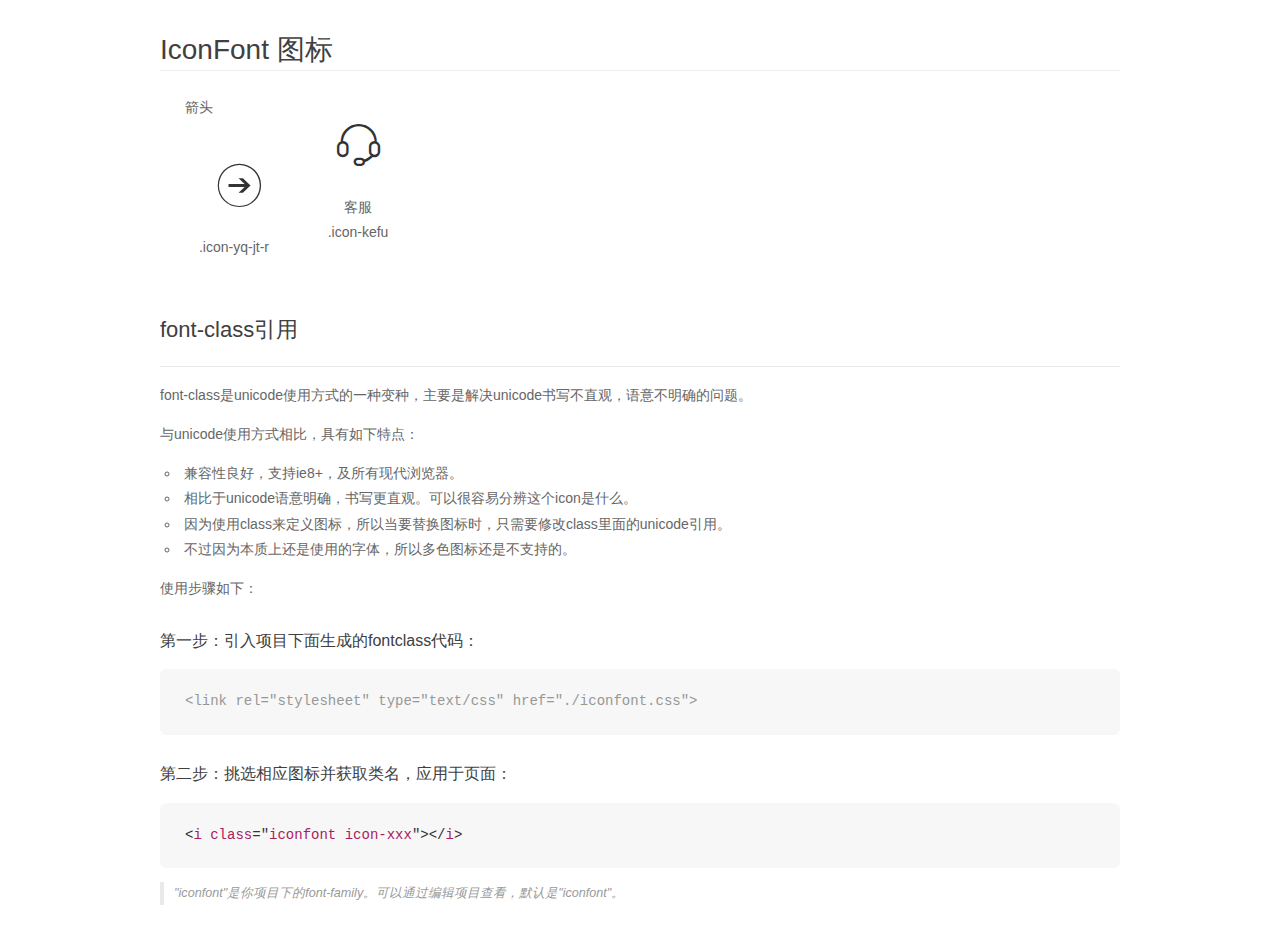
<file: xiaomi/font_389731_t2xz9ajfpfkwqaor/demo_fontclass.html>
<!DOCTYPE html>
<html>
<head>
    <meta charset="utf-8"/>
    <title>IconFont</title>
    <link rel="stylesheet" href="demo.css">
    <link rel="stylesheet" href="iconfont.css">
</head>
<body>
    <div class="main markdown">
        <h1>IconFont 图标</h1>
        <ul class="icon_lists clear">
            
                <li>
                <i class="icon iconfont icon-yq-jt-r"></i>
                    <div class="name">箭头</div>
                    <div class="fontclass">.icon-yq-jt-r</div>
                </li>
            
                <li>
                <i class="icon iconfont icon-kefu"></i>
                    <div class="name">客服</div>
                    <div class="fontclass">.icon-kefu</div>
                </li>
            
        </ul>

        <h2 id="font-class-">font-class引用</h2>
        <hr>

        <p>font-class是unicode使用方式的一种变种，主要是解决unicode书写不直观，语意不明确的问题。</p>
        <p>与unicode使用方式相比，具有如下特点：</p>
        <ul>
        <li>兼容性良好，支持ie8+，及所有现代浏览器。</li>
        <li>相比于unicode语意明确，书写更直观。可以很容易分辨这个icon是什么。</li>
        <li>因为使用class来定义图标，所以当要替换图标时，只需要修改class里面的unicode引用。</li>
        <li>不过因为本质上还是使用的字体，所以多色图标还是不支持的。</li>
        </ul>
        <p>使用步骤如下：</p>
        <h3 id="-fontclass-">第一步：引入项目下面生成的fontclass代码：</h3>


        <pre><code class="lang-js hljs javascript"><span class="hljs-comment">&lt;link rel="stylesheet" type="text/css" href="./iconfont.css"&gt;</span></code></pre>
        <h3 id="-">第二步：挑选相应图标并获取类名，应用于页面：</h3>
        <pre><code class="lang-css hljs">&lt;<span class="hljs-selector-tag">i</span> <span class="hljs-selector-tag">class</span>="<span class="hljs-selector-tag">iconfont</span> <span class="hljs-selector-tag">icon-xxx</span>"&gt;&lt;/<span class="hljs-selector-tag">i</span>&gt;</code></pre>
        <blockquote>
        <p>"iconfont"是你项目下的font-family。可以通过编辑项目查看，默认是"iconfont"。</p>
        </blockquote>
    </div>
</body>
</html>
</file>
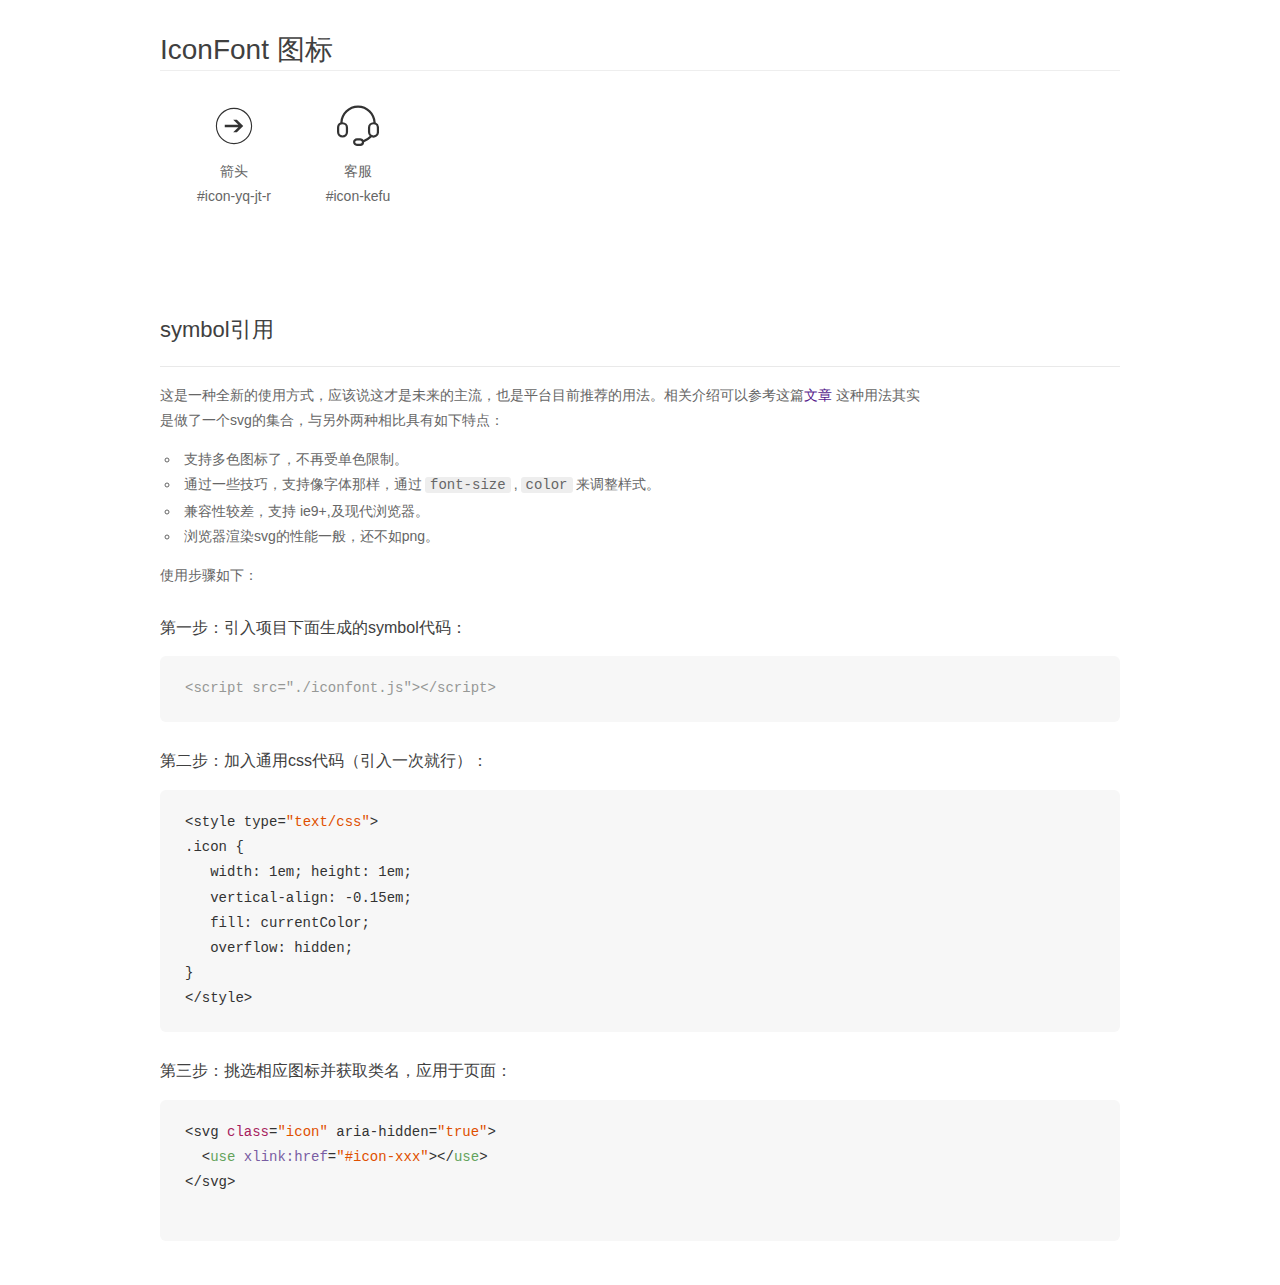
<file: xiaomi/font_389731_t2xz9ajfpfkwqaor/demo_symbol.html>
<!DOCTYPE html>
<html>
<head>
    <meta charset="utf-8"/>
    <title>IconFont</title>
    <link rel="stylesheet" href="demo.css">
    <script src="iconfont.js"></script>

    <style type="text/css">
        .icon {
          /* 通过设置 font-size 来改变图标大小 */
          width: 1em; height: 1em;
          /* 图标和文字相邻时，垂直对齐 */
          vertical-align: -0.15em;
          /* 通过设置 color 来改变 SVG 的颜色/fill */
          fill: currentColor;
          /* path 和 stroke 溢出 viewBox 部分在 IE 下会显示
             normalize.css 中也包含这行 */
          overflow: hidden;
        }

    </style>
</head>
<body>
    <div class="main markdown">
        <h1>IconFont 图标</h1>
        <ul class="icon_lists clear">
            
                <li>
                    <svg class="icon" aria-hidden="true">
                        <use xlink:href="#icon-yq-jt-r"></use>
                    </svg>
                    <div class="name">箭头</div>
                    <div class="fontclass">#icon-yq-jt-r</div>
                </li>
            
                <li>
                    <svg class="icon" aria-hidden="true">
                        <use xlink:href="#icon-kefu"></use>
                    </svg>
                    <div class="name">客服</div>
                    <div class="fontclass">#icon-kefu</div>
                </li>
            
        </ul>


        <h2 id="symbol-">symbol引用</h2>
        <hr>

        <p>这是一种全新的使用方式，应该说这才是未来的主流，也是平台目前推荐的用法。相关介绍可以参考这篇<a href="">文章</a>
        这种用法其实是做了一个svg的集合，与另外两种相比具有如下特点：</p>
        <ul>
          <li>支持多色图标了，不再受单色限制。</li>
          <li>通过一些技巧，支持像字体那样，通过<code>font-size</code>,<code>color</code>来调整样式。</li>
          <li>兼容性较差，支持 ie9+,及现代浏览器。</li>
          <li>浏览器渲染svg的性能一般，还不如png。</li>
        </ul>
        <p>使用步骤如下：</p>
        <h3 id="-symbol-">第一步：引入项目下面生成的symbol代码：</h3>
        <pre><code class="lang-js hljs javascript"><span class="hljs-comment">&lt;script src="./iconfont.js"&gt;&lt;/script&gt;</span></code></pre>
        <h3 id="-css-">第二步：加入通用css代码（引入一次就行）：</h3>
        <pre><code class="lang-js hljs javascript">&lt;style type=<span class="hljs-string">"text/css"</span>&gt;
.icon {
   width: <span class="hljs-number">1</span>em; height: <span class="hljs-number">1</span>em;
   vertical-align: <span class="hljs-number">-0.15</span>em;
   fill: currentColor;
   overflow: hidden;
}
&lt;<span class="hljs-regexp">/style&gt;</span></code></pre>
        <h3 id="-">第三步：挑选相应图标并获取类名，应用于页面：</h3>
        <pre><code class="lang-js hljs javascript">&lt;svg <span class="hljs-class"><span class="hljs-keyword">class</span></span>=<span class="hljs-string">"icon"</span> aria-hidden=<span class="hljs-string">"true"</span>&gt;<span class="xml"><span class="hljs-tag">
  &lt;<span class="hljs-name">use</span> <span class="hljs-attr">xlink:href</span>=<span class="hljs-string">"#icon-xxx"</span>&gt;</span><span class="hljs-tag">&lt;/<span class="hljs-name">use</span>&gt;</span>
</span>&lt;<span class="hljs-regexp">/svg&gt;
        </span></code></pre>
    </div>
</body>
</html>
</file>
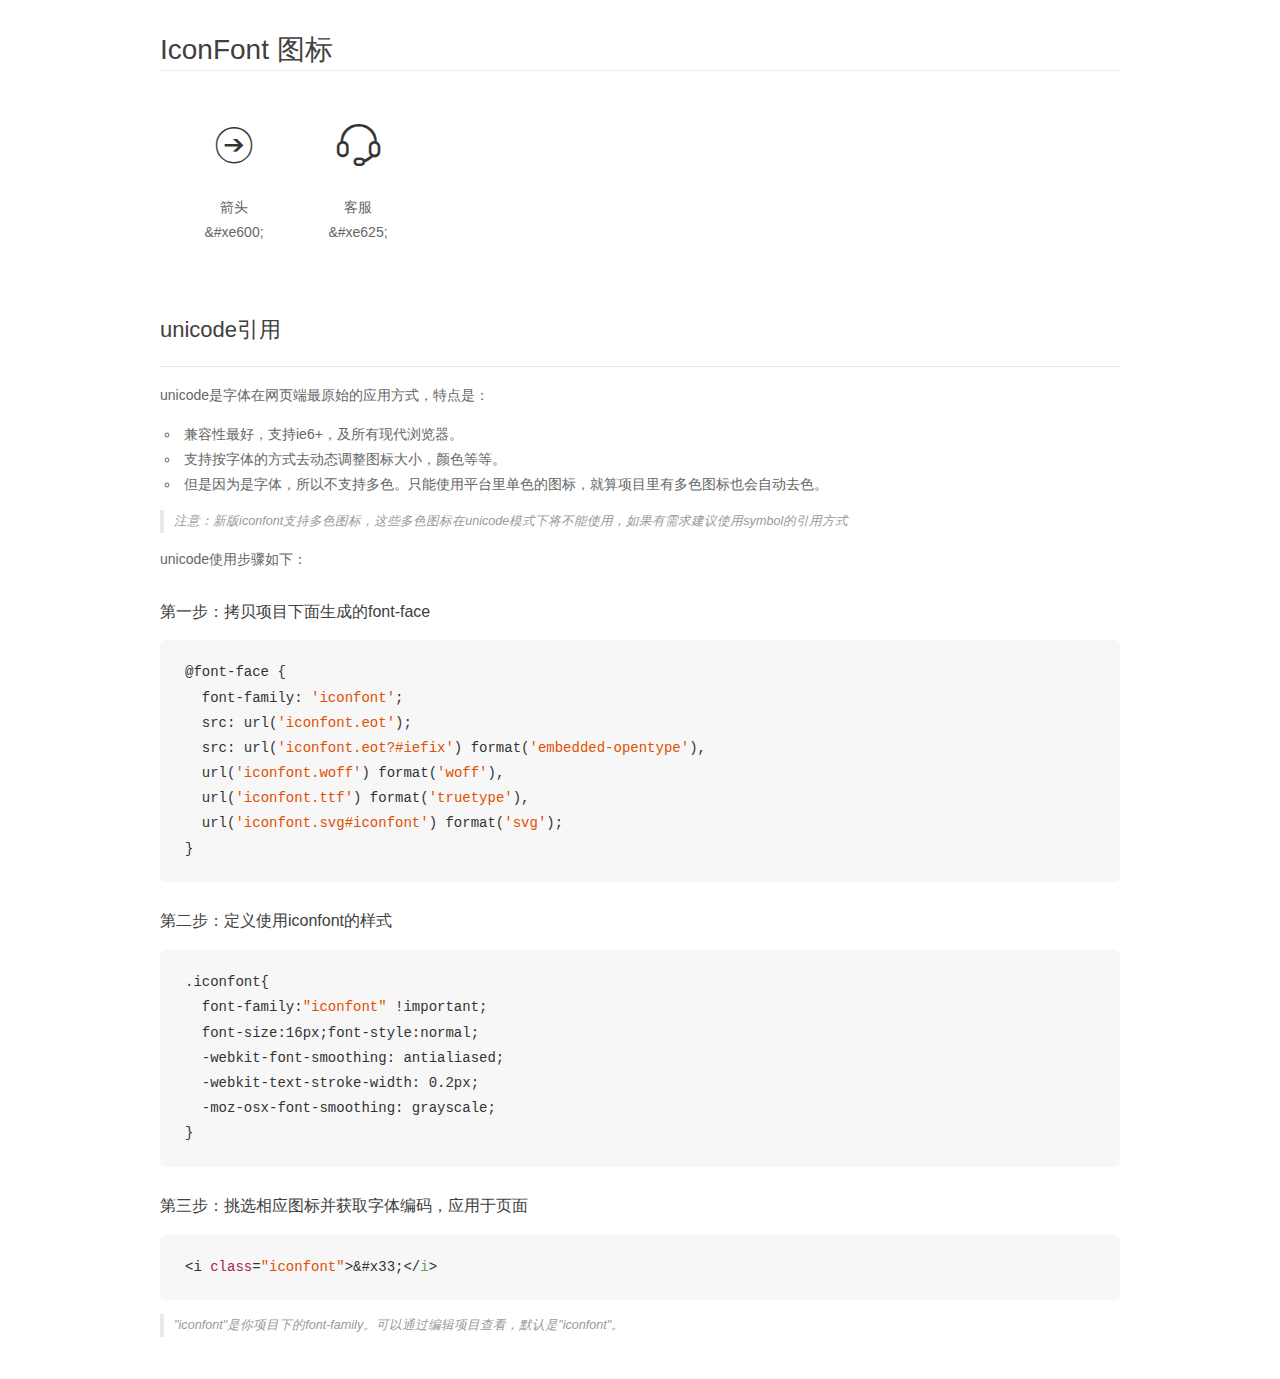
<file: xiaomi/font_389731_t2xz9ajfpfkwqaor/demo_unicode.html>
<!DOCTYPE html>
<html>
<head>
    <meta charset="utf-8"/>
    <title>IconFont</title>
    <link rel="stylesheet" href="demo.css">

    <style type="text/css">

        @font-face {font-family: "iconfont";
          src: url('iconfont.eot'); /* IE9*/
          src: url('iconfont.eot#iefix') format('embedded-opentype'), /* IE6-IE8 */
          url('iconfont.woff') format('woff'), /* chrome, firefox */
          url('iconfont.ttf') format('truetype'), /* chrome, firefox, opera, Safari, Android, iOS 4.2+*/
          url('iconfont.svg#iconfont') format('svg'); /* iOS 4.1- */
        }

        .iconfont {
          font-family:"iconfont" !important;
          font-size:16px;
          font-style:normal;
          -webkit-font-smoothing: antialiased;
          -webkit-text-stroke-width: 0.2px;
          -moz-osx-font-smoothing: grayscale;
        }

    </style>
</head>
<body>
    <div class="main markdown">
        <h1>IconFont 图标</h1>
        <ul class="icon_lists clear">
            
                <li>
                <i class="icon iconfont">&#xe600;</i>
                    <div class="name">箭头</div>
                    <div class="code">&amp;#xe600;</div>
                </li>
            
                <li>
                <i class="icon iconfont">&#xe625;</i>
                    <div class="name">客服</div>
                    <div class="code">&amp;#xe625;</div>
                </li>
            
        </ul>
        <h2 id="unicode-">unicode引用</h2>
        <hr>

        <p>unicode是字体在网页端最原始的应用方式，特点是：</p>
        <ul>
        <li>兼容性最好，支持ie6+，及所有现代浏览器。</li>
        <li>支持按字体的方式去动态调整图标大小，颜色等等。</li>
        <li>但是因为是字体，所以不支持多色。只能使用平台里单色的图标，就算项目里有多色图标也会自动去色。</li>
        </ul>
        <blockquote>
        <p>注意：新版iconfont支持多色图标，这些多色图标在unicode模式下将不能使用，如果有需求建议使用symbol的引用方式</p>
        </blockquote>
        <p>unicode使用步骤如下：</p>
        <h3 id="-font-face">第一步：拷贝项目下面生成的font-face</h3>
        <pre><code class="lang-js hljs javascript">@font-face {
  font-family: <span class="hljs-string">'iconfont'</span>;
  src: url(<span class="hljs-string">'iconfont.eot'</span>);
  src: url(<span class="hljs-string">'iconfont.eot?#iefix'</span>) format(<span class="hljs-string">'embedded-opentype'</span>),
  url(<span class="hljs-string">'iconfont.woff'</span>) format(<span class="hljs-string">'woff'</span>),
  url(<span class="hljs-string">'iconfont.ttf'</span>) format(<span class="hljs-string">'truetype'</span>),
  url(<span class="hljs-string">'iconfont.svg#iconfont'</span>) format(<span class="hljs-string">'svg'</span>);
}
</code></pre>
        <h3 id="-iconfont-">第二步：定义使用iconfont的样式</h3>
        <pre><code class="lang-js hljs javascript">.iconfont{
  font-family:<span class="hljs-string">"iconfont"</span> !important;
  font-size:<span class="hljs-number">16</span>px;font-style:normal;
  -webkit-font-smoothing: antialiased;
  -webkit-text-stroke-width: <span class="hljs-number">0.2</span>px;
  -moz-osx-font-smoothing: grayscale;
}
</code></pre>
        <h3 id="-">第三步：挑选相应图标并获取字体编码，应用于页面</h3>
        <pre><code class="lang-js hljs javascript">&lt;i <span class="hljs-class"><span class="hljs-keyword">class</span></span>=<span class="hljs-string">"iconfont"</span>&gt;&amp;#x33;<span class="xml"><span class="hljs-tag">&lt;/<span class="hljs-name">i</span>&gt;</span></span></code></pre>

        <blockquote>
        <p>"iconfont"是你项目下的font-family。可以通过编辑项目查看，默认是"iconfont"。</p>
        </blockquote>
    </div>


</body>
</html>
</file>
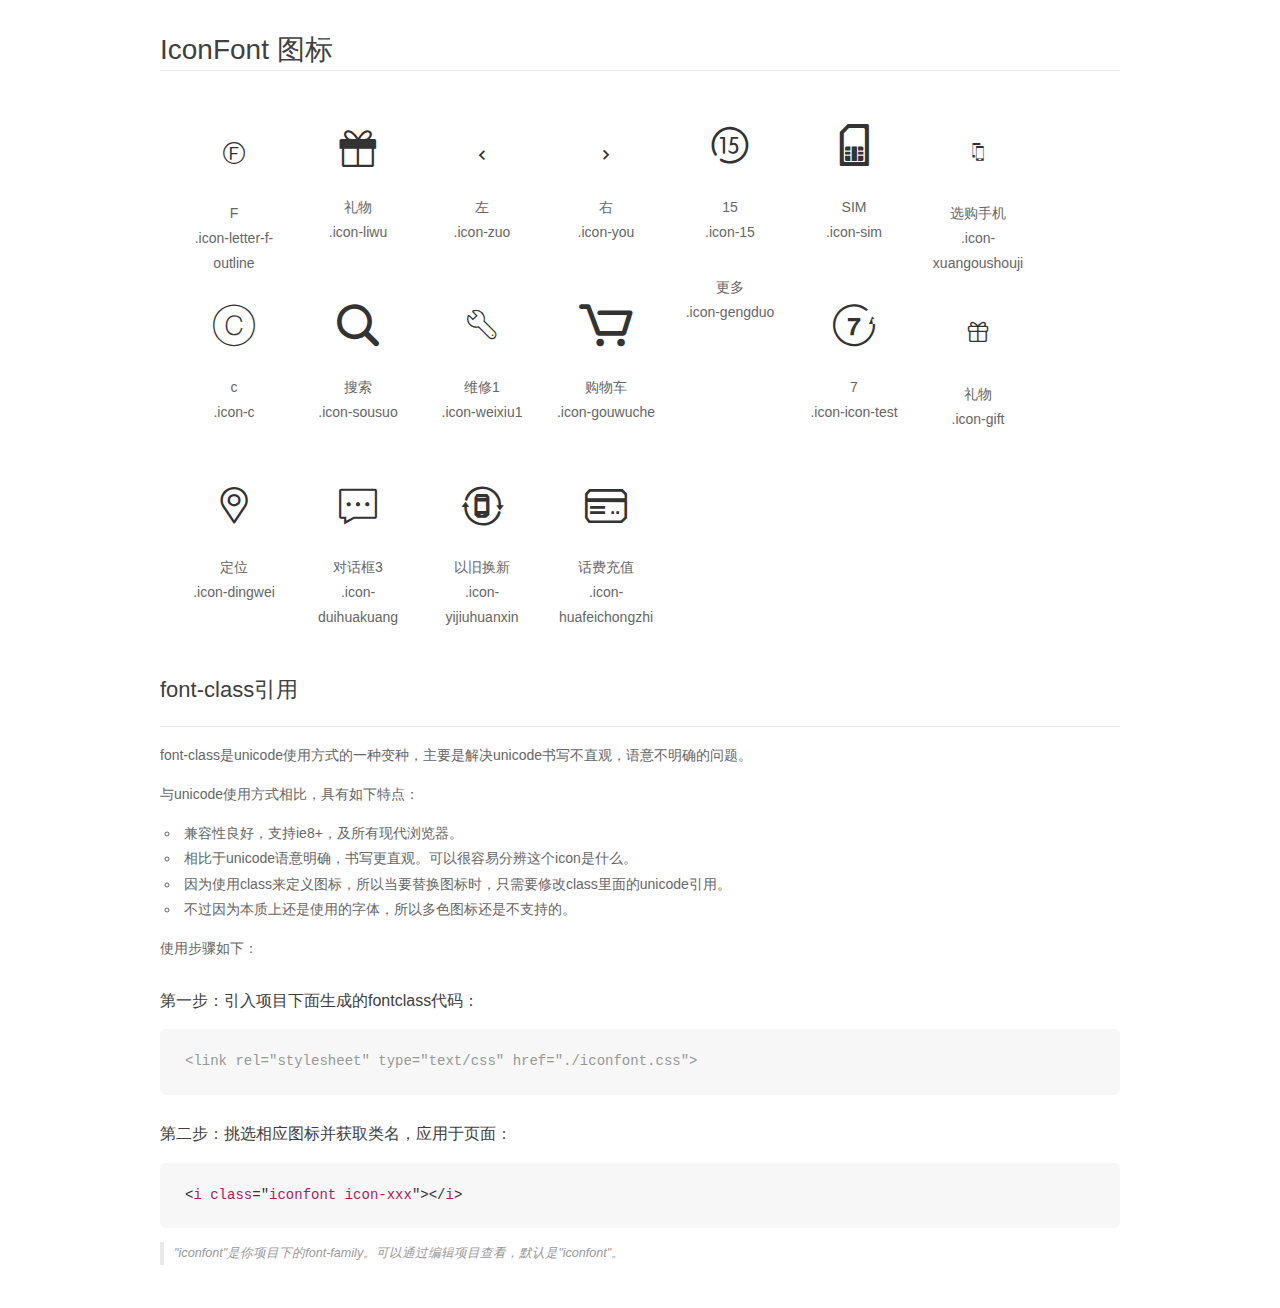
<file: xiaomi/iconfont/demo_fontclass.html>
<!DOCTYPE html>
<html>
<head>
    <meta charset="utf-8"/>
    <title>IconFont</title>
    <link rel="stylesheet" href="demo.css">
    <link rel="stylesheet" href="iconfont.css">
</head>
<body>
    <div class="main markdown">
        <h1>IconFont 图标</h1>
        <ul class="icon_lists clear">
            
                <li>
                <i class="icon iconfont icon-letter-f-outline"></i>
                    <div class="name">F</div>
                    <div class="fontclass">.icon-letter-f-outline</div>
                </li>
            
                <li>
                <i class="icon iconfont icon-liwu"></i>
                    <div class="name">礼物</div>
                    <div class="fontclass">.icon-liwu</div>
                </li>
            
                <li>
                <i class="icon iconfont icon-zuo"></i>
                    <div class="name">左</div>
                    <div class="fontclass">.icon-zuo</div>
                </li>
            
                <li>
                <i class="icon iconfont icon-you"></i>
                    <div class="name">右</div>
                    <div class="fontclass">.icon-you</div>
                </li>
            
                <li>
                <i class="icon iconfont icon-15"></i>
                    <div class="name">15</div>
                    <div class="fontclass">.icon-15</div>
                </li>
            
                <li>
                <i class="icon iconfont icon-sim"></i>
                    <div class="name">SIM</div>
                    <div class="fontclass">.icon-sim</div>
                </li>
            
                <li>
                <i class="icon iconfont icon-xuangoushouji"></i>
                    <div class="name">选购手机</div>
                    <div class="fontclass">.icon-xuangoushouji</div>
                </li>
            
                <li>
                <i class="icon iconfont icon-c"></i>
                    <div class="name">c</div>
                    <div class="fontclass">.icon-c</div>
                </li>
            
                <li>
                <i class="icon iconfont icon-sousuo"></i>
                    <div class="name">搜索</div>
                    <div class="fontclass">.icon-sousuo</div>
                </li>
            
                <li>
                <i class="icon iconfont icon-weixiu1"></i>
                    <div class="name">维修1</div>
                    <div class="fontclass">.icon-weixiu1</div>
                </li>
            
                <li>
                <i class="icon iconfont icon-gouwuche"></i>
                    <div class="name">购物车</div>
                    <div class="fontclass">.icon-gouwuche</div>
                </li>
            
                <li>
                <i class="icon iconfont icon-gengduo"></i>
                    <div class="name">更多</div>
                    <div class="fontclass">.icon-gengduo</div>
                </li>
            
                <li>
                <i class="icon iconfont icon-icon-test"></i>
                    <div class="name">7</div>
                    <div class="fontclass">.icon-icon-test</div>
                </li>
            
                <li>
                <i class="icon iconfont icon-gift"></i>
                    <div class="name">礼物</div>
                    <div class="fontclass">.icon-gift</div>
                </li>
            
                <li>
                <i class="icon iconfont icon-dingwei"></i>
                    <div class="name">定位</div>
                    <div class="fontclass">.icon-dingwei</div>
                </li>
            
                <li>
                <i class="icon iconfont icon-duihuakuang"></i>
                    <div class="name">对话框3</div>
                    <div class="fontclass">.icon-duihuakuang</div>
                </li>
            
                <li>
                <i class="icon iconfont icon-yijiuhuanxin"></i>
                    <div class="name">以旧换新</div>
                    <div class="fontclass">.icon-yijiuhuanxin</div>
                </li>
            
                <li>
                <i class="icon iconfont icon-huafeichongzhi"></i>
                    <div class="name">话费充值</div>
                    <div class="fontclass">.icon-huafeichongzhi</div>
                </li>
            
        </ul>

        <h2 id="font-class-">font-class引用</h2>
        <hr>

        <p>font-class是unicode使用方式的一种变种，主要是解决unicode书写不直观，语意不明确的问题。</p>
        <p>与unicode使用方式相比，具有如下特点：</p>
        <ul>
        <li>兼容性良好，支持ie8+，及所有现代浏览器。</li>
        <li>相比于unicode语意明确，书写更直观。可以很容易分辨这个icon是什么。</li>
        <li>因为使用class来定义图标，所以当要替换图标时，只需要修改class里面的unicode引用。</li>
        <li>不过因为本质上还是使用的字体，所以多色图标还是不支持的。</li>
        </ul>
        <p>使用步骤如下：</p>
        <h3 id="-fontclass-">第一步：引入项目下面生成的fontclass代码：</h3>


        <pre><code class="lang-js hljs javascript"><span class="hljs-comment">&lt;link rel="stylesheet" type="text/css" href="./iconfont.css"&gt;</span></code></pre>
        <h3 id="-">第二步：挑选相应图标并获取类名，应用于页面：</h3>
        <pre><code class="lang-css hljs">&lt;<span class="hljs-selector-tag">i</span> <span class="hljs-selector-tag">class</span>="<span class="hljs-selector-tag">iconfont</span> <span class="hljs-selector-tag">icon-xxx</span>"&gt;&lt;/<span class="hljs-selector-tag">i</span>&gt;</code></pre>
        <blockquote>
        <p>"iconfont"是你项目下的font-family。可以通过编辑项目查看，默认是"iconfont"。</p>
        </blockquote>
    </div>
</body>
</html>
</file>
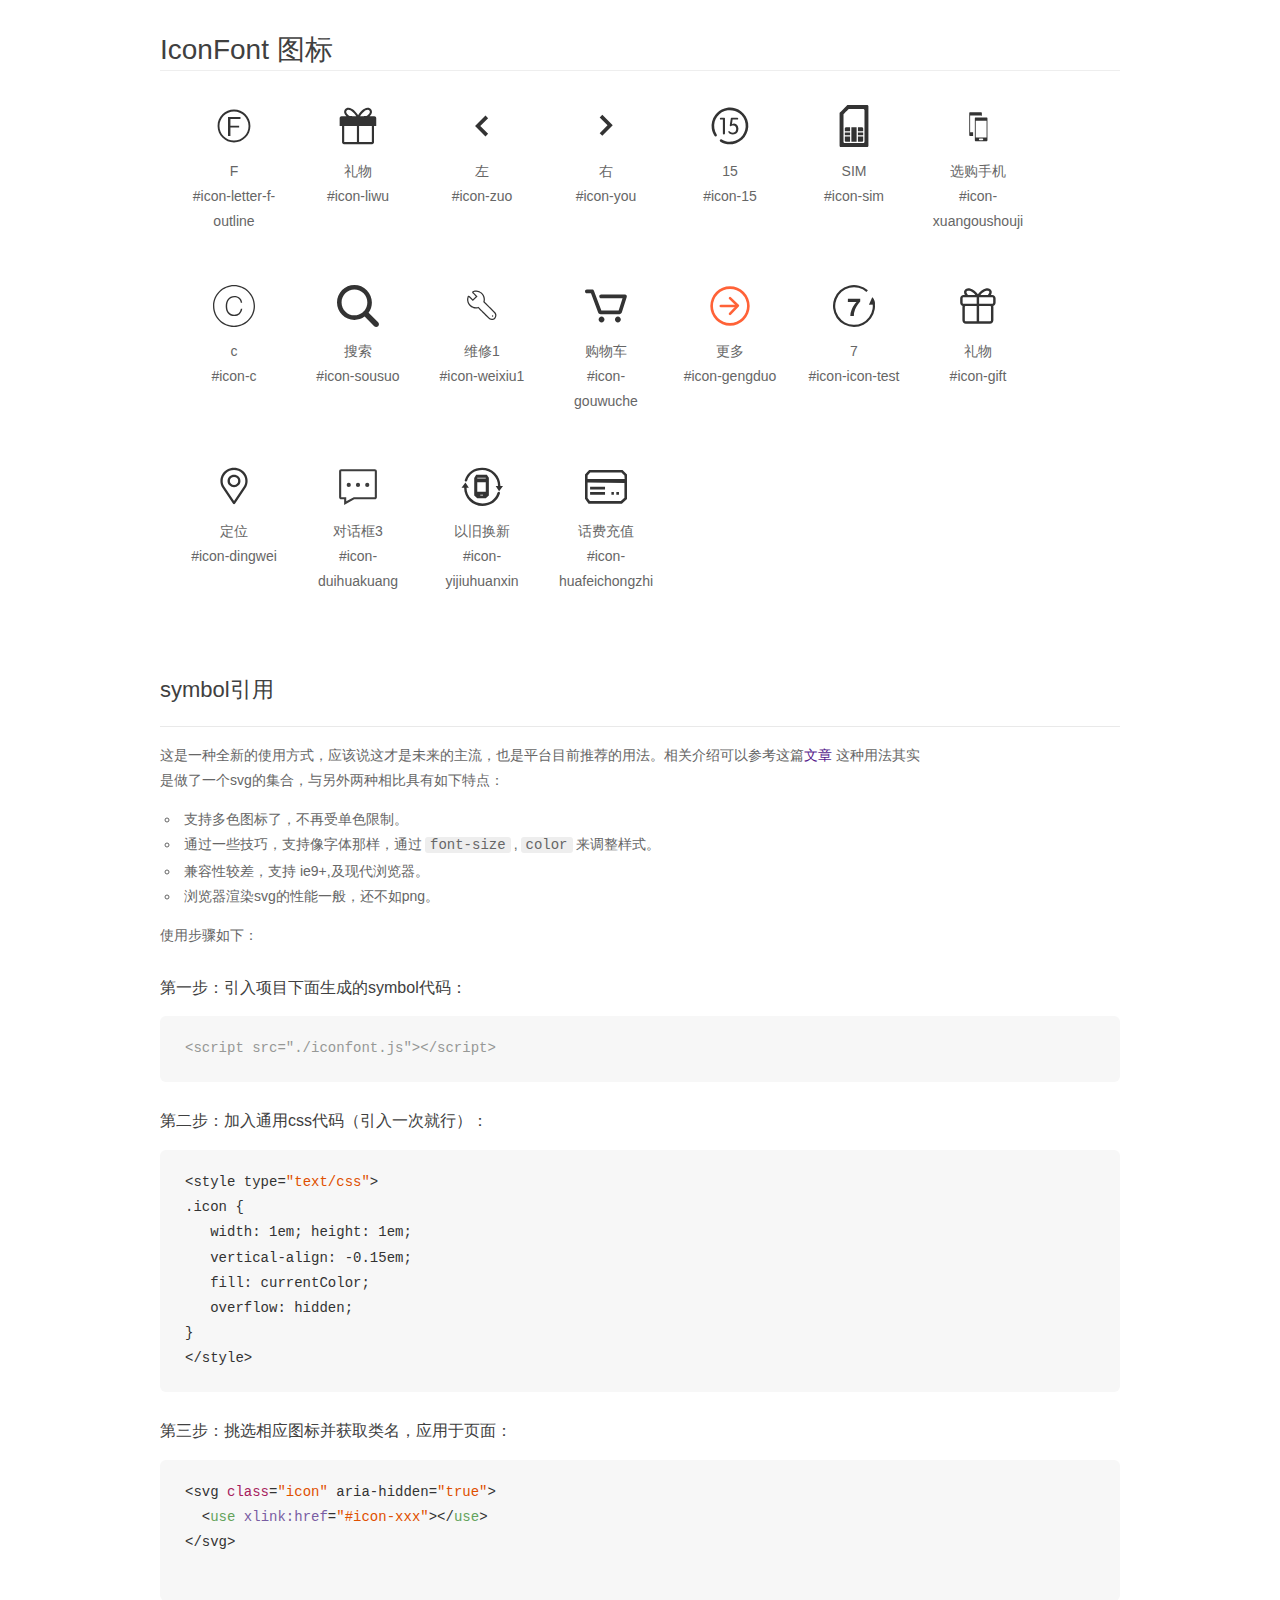
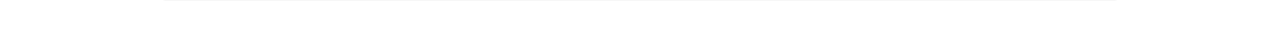
<file: xiaomi/iconfont/demo_symbol.html>
<!DOCTYPE html>
<html>
<head>
    <meta charset="utf-8"/>
    <title>IconFont</title>
    <link rel="stylesheet" href="demo.css">
    <script src="iconfont.js"></script>

    <style type="text/css">
        .icon {
          /* 通过设置 font-size 来改变图标大小 */
          width: 1em; height: 1em;
          /* 图标和文字相邻时，垂直对齐 */
          vertical-align: -0.15em;
          /* 通过设置 color 来改变 SVG 的颜色/fill */
          fill: currentColor;
          /* path 和 stroke 溢出 viewBox 部分在 IE 下会显示
             normalize.css 中也包含这行 */
          overflow: hidden;
        }

    </style>
</head>
<body>
    <div class="main markdown">
        <h1>IconFont 图标</h1>
        <ul class="icon_lists clear">
            
                <li>
                    <svg class="icon" aria-hidden="true">
                        <use xlink:href="#icon-letter-f-outline"></use>
                    </svg>
                    <div class="name">F</div>
                    <div class="fontclass">#icon-letter-f-outline</div>
                </li>
            
                <li>
                    <svg class="icon" aria-hidden="true">
                        <use xlink:href="#icon-liwu"></use>
                    </svg>
                    <div class="name">礼物</div>
                    <div class="fontclass">#icon-liwu</div>
                </li>
            
                <li>
                    <svg class="icon" aria-hidden="true">
                        <use xlink:href="#icon-zuo"></use>
                    </svg>
                    <div class="name">左</div>
                    <div class="fontclass">#icon-zuo</div>
                </li>
            
                <li>
                    <svg class="icon" aria-hidden="true">
                        <use xlink:href="#icon-you"></use>
                    </svg>
                    <div class="name">右</div>
                    <div class="fontclass">#icon-you</div>
                </li>
            
                <li>
                    <svg class="icon" aria-hidden="true">
                        <use xlink:href="#icon-15"></use>
                    </svg>
                    <div class="name">15</div>
                    <div class="fontclass">#icon-15</div>
                </li>
            
                <li>
                    <svg class="icon" aria-hidden="true">
                        <use xlink:href="#icon-sim"></use>
                    </svg>
                    <div class="name">SIM</div>
                    <div class="fontclass">#icon-sim</div>
                </li>
            
                <li>
                    <svg class="icon" aria-hidden="true">
                        <use xlink:href="#icon-xuangoushouji"></use>
                    </svg>
                    <div class="name">选购手机</div>
                    <div class="fontclass">#icon-xuangoushouji</div>
                </li>
            
                <li>
                    <svg class="icon" aria-hidden="true">
                        <use xlink:href="#icon-c"></use>
                    </svg>
                    <div class="name">c</div>
                    <div class="fontclass">#icon-c</div>
                </li>
            
                <li>
                    <svg class="icon" aria-hidden="true">
                        <use xlink:href="#icon-sousuo"></use>
                    </svg>
                    <div class="name">搜索</div>
                    <div class="fontclass">#icon-sousuo</div>
                </li>
            
                <li>
                    <svg class="icon" aria-hidden="true">
                        <use xlink:href="#icon-weixiu1"></use>
                    </svg>
                    <div class="name">维修1</div>
                    <div class="fontclass">#icon-weixiu1</div>
                </li>
            
                <li>
                    <svg class="icon" aria-hidden="true">
                        <use xlink:href="#icon-gouwuche"></use>
                    </svg>
                    <div class="name">购物车</div>
                    <div class="fontclass">#icon-gouwuche</div>
                </li>
            
                <li>
                    <svg class="icon" aria-hidden="true">
                        <use xlink:href="#icon-gengduo"></use>
                    </svg>
                    <div class="name">更多</div>
                    <div class="fontclass">#icon-gengduo</div>
                </li>
            
                <li>
                    <svg class="icon" aria-hidden="true">
                        <use xlink:href="#icon-icon-test"></use>
                    </svg>
                    <div class="name">7</div>
                    <div class="fontclass">#icon-icon-test</div>
                </li>
            
                <li>
                    <svg class="icon" aria-hidden="true">
                        <use xlink:href="#icon-gift"></use>
                    </svg>
                    <div class="name">礼物</div>
                    <div class="fontclass">#icon-gift</div>
                </li>
            
                <li>
                    <svg class="icon" aria-hidden="true">
                        <use xlink:href="#icon-dingwei"></use>
                    </svg>
                    <div class="name">定位</div>
                    <div class="fontclass">#icon-dingwei</div>
                </li>
            
                <li>
                    <svg class="icon" aria-hidden="true">
                        <use xlink:href="#icon-duihuakuang"></use>
                    </svg>
                    <div class="name">对话框3</div>
                    <div class="fontclass">#icon-duihuakuang</div>
                </li>
            
                <li>
                    <svg class="icon" aria-hidden="true">
                        <use xlink:href="#icon-yijiuhuanxin"></use>
                    </svg>
                    <div class="name">以旧换新</div>
                    <div class="fontclass">#icon-yijiuhuanxin</div>
                </li>
            
                <li>
                    <svg class="icon" aria-hidden="true">
                        <use xlink:href="#icon-huafeichongzhi"></use>
                    </svg>
                    <div class="name">话费充值</div>
                    <div class="fontclass">#icon-huafeichongzhi</div>
                </li>
            
        </ul>


        <h2 id="symbol-">symbol引用</h2>
        <hr>

        <p>这是一种全新的使用方式，应该说这才是未来的主流，也是平台目前推荐的用法。相关介绍可以参考这篇<a href="">文章</a>
        这种用法其实是做了一个svg的集合，与另外两种相比具有如下特点：</p>
        <ul>
          <li>支持多色图标了，不再受单色限制。</li>
          <li>通过一些技巧，支持像字体那样，通过<code>font-size</code>,<code>color</code>来调整样式。</li>
          <li>兼容性较差，支持 ie9+,及现代浏览器。</li>
          <li>浏览器渲染svg的性能一般，还不如png。</li>
        </ul>
        <p>使用步骤如下：</p>
        <h3 id="-symbol-">第一步：引入项目下面生成的symbol代码：</h3>
        <pre><code class="lang-js hljs javascript"><span class="hljs-comment">&lt;script src="./iconfont.js"&gt;&lt;/script&gt;</span></code></pre>
        <h3 id="-css-">第二步：加入通用css代码（引入一次就行）：</h3>
        <pre><code class="lang-js hljs javascript">&lt;style type=<span class="hljs-string">"text/css"</span>&gt;
.icon {
   width: <span class="hljs-number">1</span>em; height: <span class="hljs-number">1</span>em;
   vertical-align: <span class="hljs-number">-0.15</span>em;
   fill: currentColor;
   overflow: hidden;
}
&lt;<span class="hljs-regexp">/style&gt;</span></code></pre>
        <h3 id="-">第三步：挑选相应图标并获取类名，应用于页面：</h3>
        <pre><code class="lang-js hljs javascript">&lt;svg <span class="hljs-class"><span class="hljs-keyword">class</span></span>=<span class="hljs-string">"icon"</span> aria-hidden=<span class="hljs-string">"true"</span>&gt;<span class="xml"><span class="hljs-tag">
  &lt;<span class="hljs-name">use</span> <span class="hljs-attr">xlink:href</span>=<span class="hljs-string">"#icon-xxx"</span>&gt;</span><span class="hljs-tag">&lt;/<span class="hljs-name">use</span>&gt;</span>
</span>&lt;<span class="hljs-regexp">/svg&gt;
        </span></code></pre>
    </div>
</body>
</html>
</file>
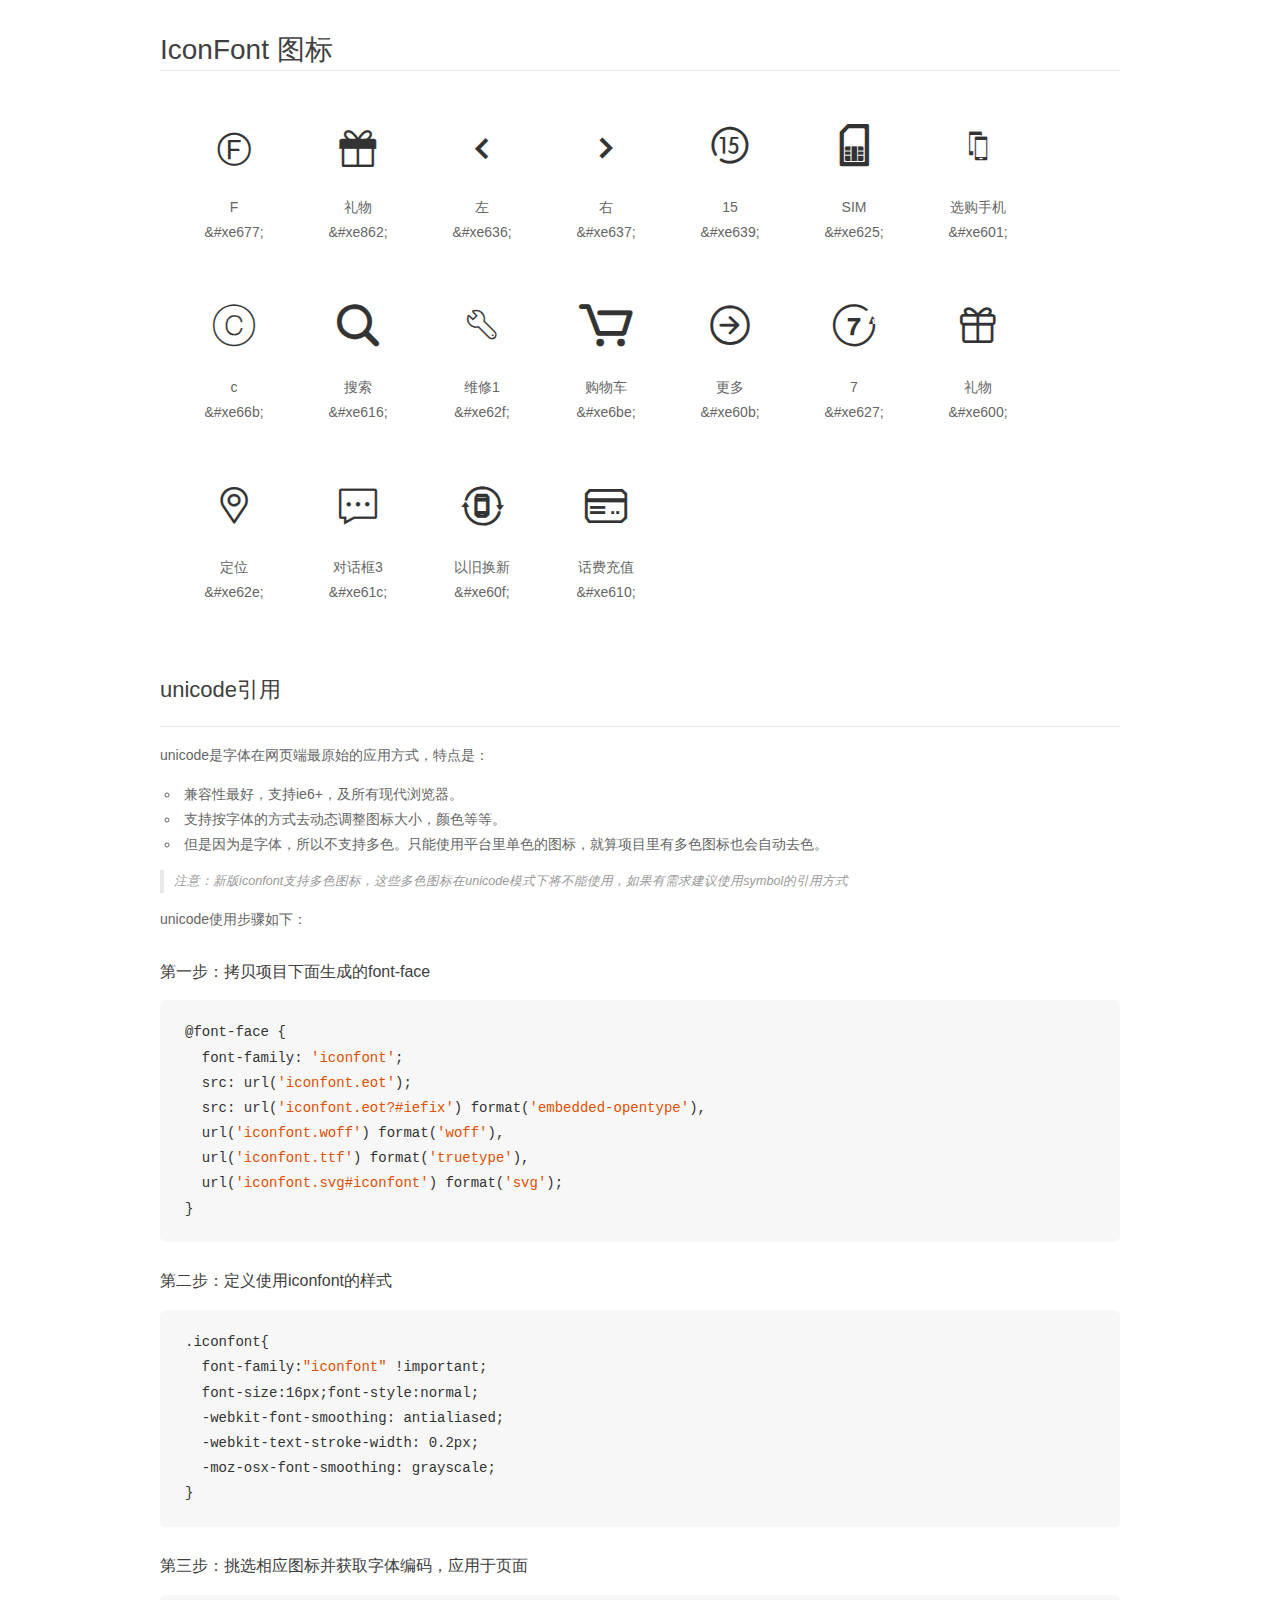
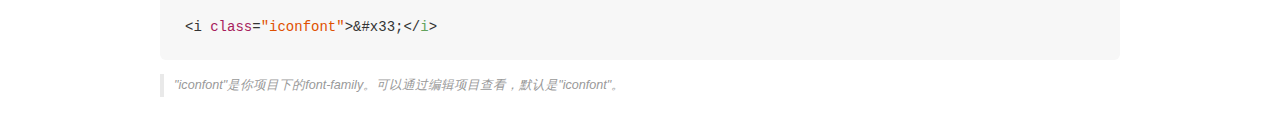
<file: xiaomi/iconfont/demo_unicode.html>
<!DOCTYPE html>
<html>
<head>
    <meta charset="utf-8"/>
    <title>IconFont</title>
    <link rel="stylesheet" href="demo.css">

    <style type="text/css">

        @font-face {font-family: "iconfont";
          src: url('iconfont.eot'); /* IE9*/
          src: url('iconfont.eot#iefix') format('embedded-opentype'), /* IE6-IE8 */
          url('iconfont.woff') format('woff'), /* chrome, firefox */
          url('iconfont.ttf') format('truetype'), /* chrome, firefox, opera, Safari, Android, iOS 4.2+*/
          url('iconfont.svg#iconfont') format('svg'); /* iOS 4.1- */
        }

        .iconfont {
          font-family:"iconfont" !important;
          font-size:16px;
          font-style:normal;
          -webkit-font-smoothing: antialiased;
          -webkit-text-stroke-width: 0.2px;
          -moz-osx-font-smoothing: grayscale;
        }

    </style>
</head>
<body>
    <div class="main markdown">
        <h1>IconFont 图标</h1>
        <ul class="icon_lists clear">
            
                <li>
                <i class="icon iconfont">&#xe677;</i>
                    <div class="name">F</div>
                    <div class="code">&amp;#xe677;</div>
                </li>
            
                <li>
                <i class="icon iconfont">&#xe862;</i>
                    <div class="name">礼物</div>
                    <div class="code">&amp;#xe862;</div>
                </li>
            
                <li>
                <i class="icon iconfont">&#xe636;</i>
                    <div class="name">左</div>
                    <div class="code">&amp;#xe636;</div>
                </li>
            
                <li>
                <i class="icon iconfont">&#xe637;</i>
                    <div class="name">右</div>
                    <div class="code">&amp;#xe637;</div>
                </li>
            
                <li>
                <i class="icon iconfont">&#xe639;</i>
                    <div class="name">15</div>
                    <div class="code">&amp;#xe639;</div>
                </li>
            
                <li>
                <i class="icon iconfont">&#xe625;</i>
                    <div class="name">SIM</div>
                    <div class="code">&amp;#xe625;</div>
                </li>
            
                <li>
                <i class="icon iconfont">&#xe601;</i>
                    <div class="name">选购手机</div>
                    <div class="code">&amp;#xe601;</div>
                </li>
            
                <li>
                <i class="icon iconfont">&#xe66b;</i>
                    <div class="name">c</div>
                    <div class="code">&amp;#xe66b;</div>
                </li>
            
                <li>
                <i class="icon iconfont">&#xe616;</i>
                    <div class="name">搜索</div>
                    <div class="code">&amp;#xe616;</div>
                </li>
            
                <li>
                <i class="icon iconfont">&#xe62f;</i>
                    <div class="name">维修1</div>
                    <div class="code">&amp;#xe62f;</div>
                </li>
            
                <li>
                <i class="icon iconfont">&#xe6be;</i>
                    <div class="name">购物车</div>
                    <div class="code">&amp;#xe6be;</div>
                </li>
            
                <li>
                <i class="icon iconfont">&#xe60b;</i>
                    <div class="name">更多</div>
                    <div class="code">&amp;#xe60b;</div>
                </li>
            
                <li>
                <i class="icon iconfont">&#xe627;</i>
                    <div class="name">7</div>
                    <div class="code">&amp;#xe627;</div>
                </li>
            
                <li>
                <i class="icon iconfont">&#xe600;</i>
                    <div class="name">礼物</div>
                    <div class="code">&amp;#xe600;</div>
                </li>
            
                <li>
                <i class="icon iconfont">&#xe62e;</i>
                    <div class="name">定位</div>
                    <div class="code">&amp;#xe62e;</div>
                </li>
            
                <li>
                <i class="icon iconfont">&#xe61c;</i>
                    <div class="name">对话框3</div>
                    <div class="code">&amp;#xe61c;</div>
                </li>
            
                <li>
                <i class="icon iconfont">&#xe60f;</i>
                    <div class="name">以旧换新</div>
                    <div class="code">&amp;#xe60f;</div>
                </li>
            
                <li>
                <i class="icon iconfont">&#xe610;</i>
                    <div class="name">话费充值</div>
                    <div class="code">&amp;#xe610;</div>
                </li>
            
        </ul>
        <h2 id="unicode-">unicode引用</h2>
        <hr>

        <p>unicode是字体在网页端最原始的应用方式，特点是：</p>
        <ul>
        <li>兼容性最好，支持ie6+，及所有现代浏览器。</li>
        <li>支持按字体的方式去动态调整图标大小，颜色等等。</li>
        <li>但是因为是字体，所以不支持多色。只能使用平台里单色的图标，就算项目里有多色图标也会自动去色。</li>
        </ul>
        <blockquote>
        <p>注意：新版iconfont支持多色图标，这些多色图标在unicode模式下将不能使用，如果有需求建议使用symbol的引用方式</p>
        </blockquote>
        <p>unicode使用步骤如下：</p>
        <h3 id="-font-face">第一步：拷贝项目下面生成的font-face</h3>
        <pre><code class="lang-js hljs javascript">@font-face {
  font-family: <span class="hljs-string">'iconfont'</span>;
  src: url(<span class="hljs-string">'iconfont.eot'</span>);
  src: url(<span class="hljs-string">'iconfont.eot?#iefix'</span>) format(<span class="hljs-string">'embedded-opentype'</span>),
  url(<span class="hljs-string">'iconfont.woff'</span>) format(<span class="hljs-string">'woff'</span>),
  url(<span class="hljs-string">'iconfont.ttf'</span>) format(<span class="hljs-string">'truetype'</span>),
  url(<span class="hljs-string">'iconfont.svg#iconfont'</span>) format(<span class="hljs-string">'svg'</span>);
}
</code></pre>
        <h3 id="-iconfont-">第二步：定义使用iconfont的样式</h3>
        <pre><code class="lang-js hljs javascript">.iconfont{
  font-family:<span class="hljs-string">"iconfont"</span> !important;
  font-size:<span class="hljs-number">16</span>px;font-style:normal;
  -webkit-font-smoothing: antialiased;
  -webkit-text-stroke-width: <span class="hljs-number">0.2</span>px;
  -moz-osx-font-smoothing: grayscale;
}
</code></pre>
        <h3 id="-">第三步：挑选相应图标并获取字体编码，应用于页面</h3>
        <pre><code class="lang-js hljs javascript">&lt;i <span class="hljs-class"><span class="hljs-keyword">class</span></span>=<span class="hljs-string">"iconfont"</span>&gt;&amp;#x33;<span class="xml"><span class="hljs-tag">&lt;/<span class="hljs-name">i</span>&gt;</span></span></code></pre>

        <blockquote>
        <p>"iconfont"是你项目下的font-family。可以通过编辑项目查看，默认是"iconfont"。</p>
        </blockquote>
    </div>


</body>
</html>
</file>
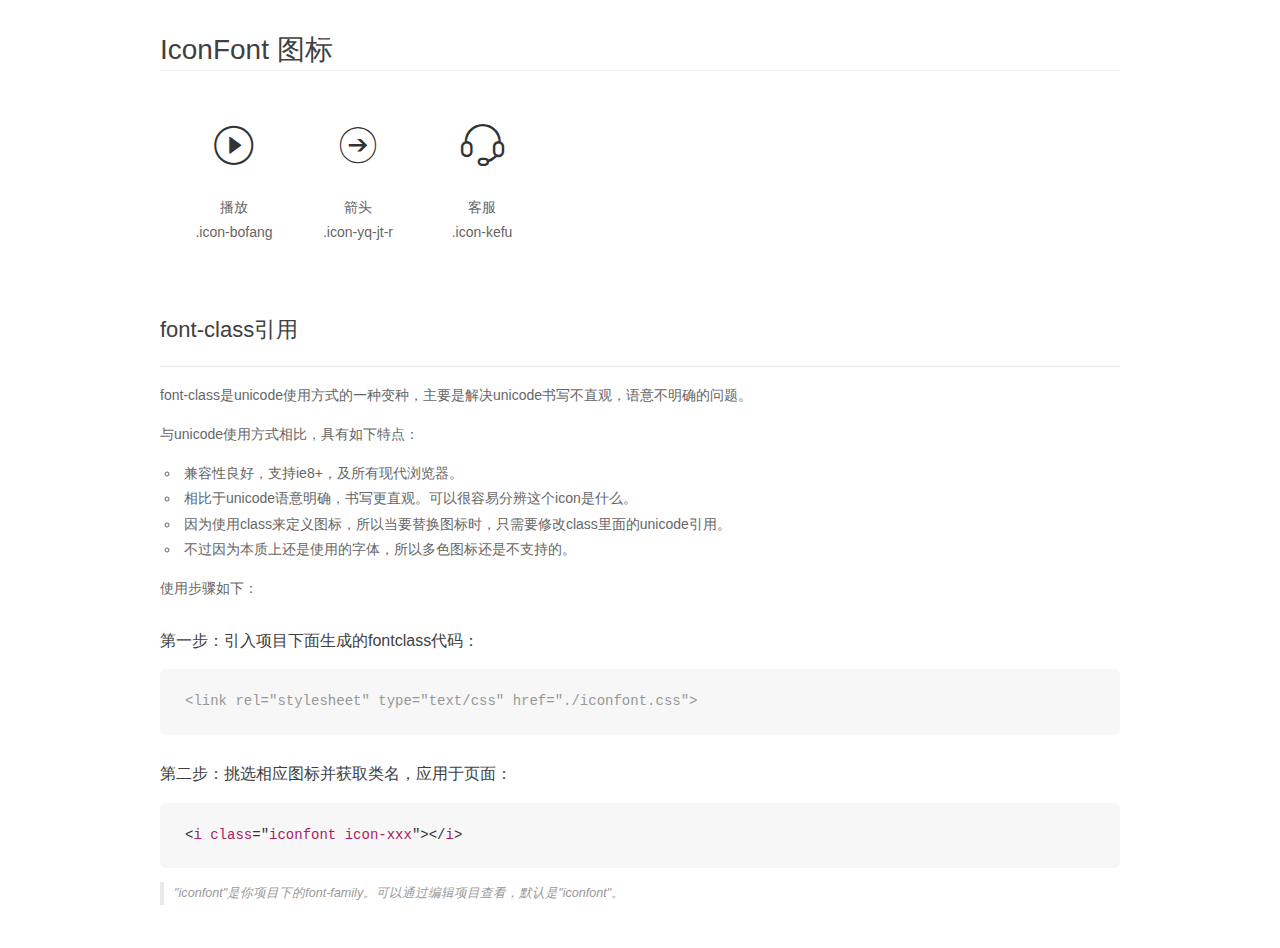
<file: xiaomi/iconfonttt/demo_fontclass.html>
<!DOCTYPE html>
<html>
<head>
    <meta charset="utf-8"/>
    <title>IconFont</title>
    <link rel="stylesheet" href="demo.css">
    <link rel="stylesheet" href="iconfont.css">
</head>
<body>
    <div class="main markdown">
        <h1>IconFont 图标</h1>
        <ul class="icon_lists clear">
            
                <li>
                <i class="icon iconfont icon-bofang"></i>
                    <div class="name">播放</div>
                    <div class="fontclass">.icon-bofang</div>
                </li>
            
                <li>
                <i class="icon iconfont icon-yq-jt-r"></i>
                    <div class="name">箭头</div>
                    <div class="fontclass">.icon-yq-jt-r</div>
                </li>
            
                <li>
                <i class="icon iconfont icon-kefu"></i>
                    <div class="name">客服</div>
                    <div class="fontclass">.icon-kefu</div>
                </li>
            
        </ul>

        <h2 id="font-class-">font-class引用</h2>
        <hr>

        <p>font-class是unicode使用方式的一种变种，主要是解决unicode书写不直观，语意不明确的问题。</p>
        <p>与unicode使用方式相比，具有如下特点：</p>
        <ul>
        <li>兼容性良好，支持ie8+，及所有现代浏览器。</li>
        <li>相比于unicode语意明确，书写更直观。可以很容易分辨这个icon是什么。</li>
        <li>因为使用class来定义图标，所以当要替换图标时，只需要修改class里面的unicode引用。</li>
        <li>不过因为本质上还是使用的字体，所以多色图标还是不支持的。</li>
        </ul>
        <p>使用步骤如下：</p>
        <h3 id="-fontclass-">第一步：引入项目下面生成的fontclass代码：</h3>


        <pre><code class="lang-js hljs javascript"><span class="hljs-comment">&lt;link rel="stylesheet" type="text/css" href="./iconfont.css"&gt;</span></code></pre>
        <h3 id="-">第二步：挑选相应图标并获取类名，应用于页面：</h3>
        <pre><code class="lang-css hljs">&lt;<span class="hljs-selector-tag">i</span> <span class="hljs-selector-tag">class</span>="<span class="hljs-selector-tag">iconfont</span> <span class="hljs-selector-tag">icon-xxx</span>"&gt;&lt;/<span class="hljs-selector-tag">i</span>&gt;</code></pre>
        <blockquote>
        <p>"iconfont"是你项目下的font-family。可以通过编辑项目查看，默认是"iconfont"。</p>
        </blockquote>
    </div>
</body>
</html>
</file>
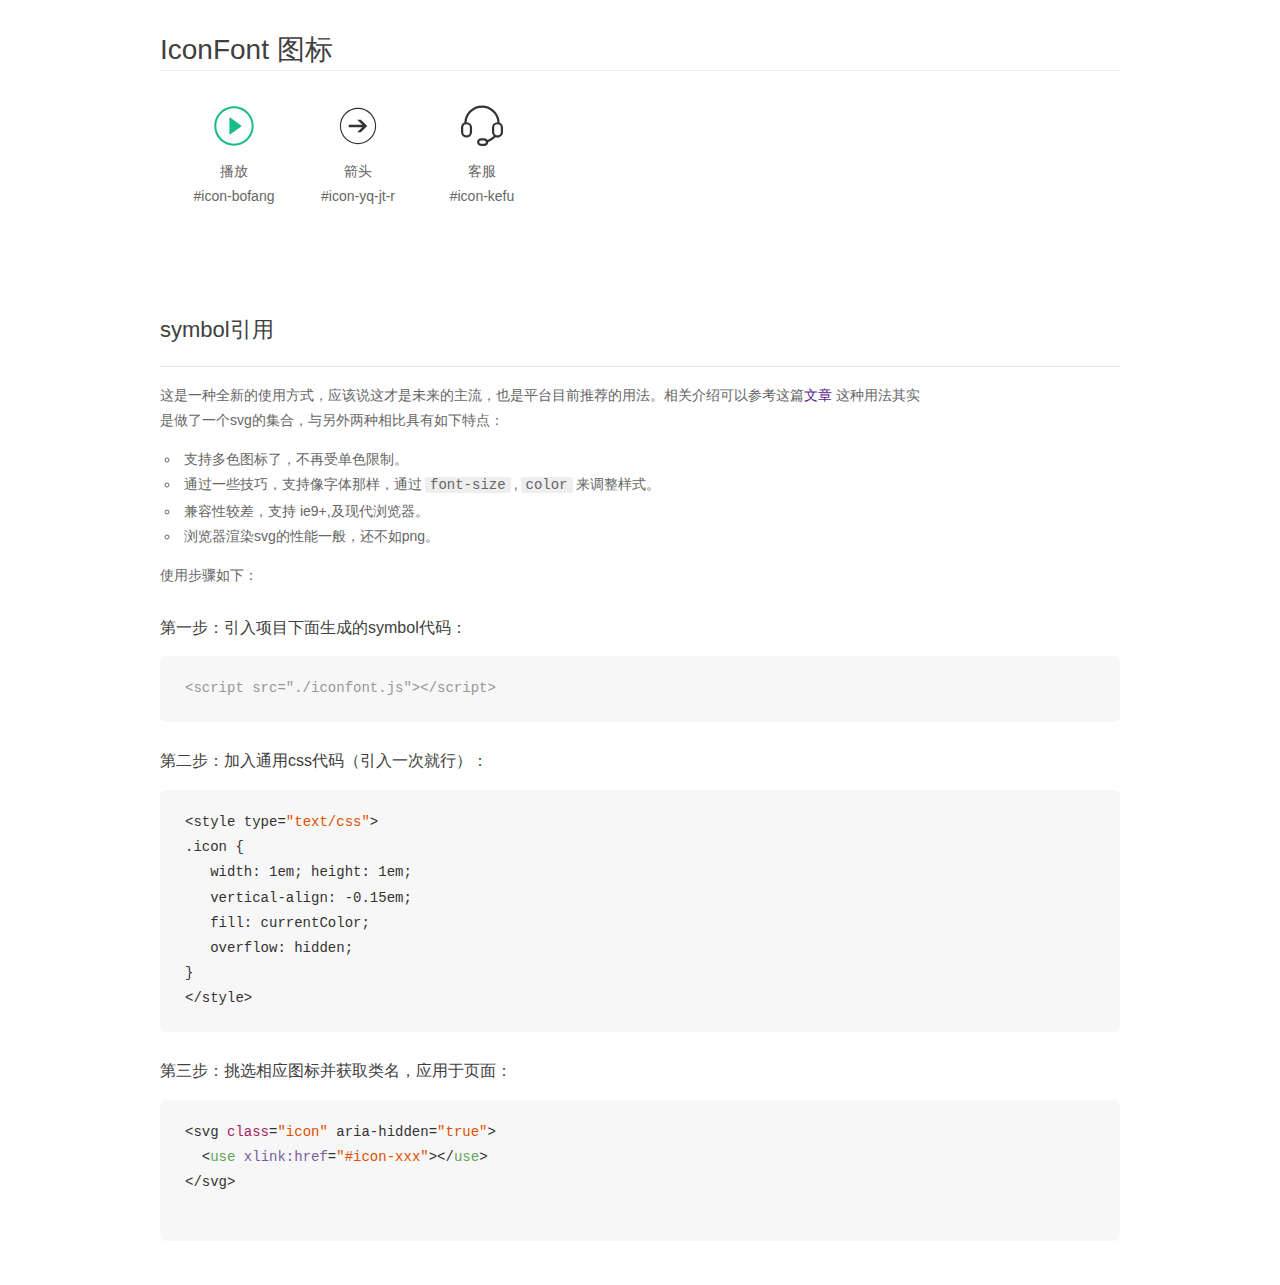
<file: xiaomi/iconfonttt/demo_symbol.html>
<!DOCTYPE html>
<html>
<head>
    <meta charset="utf-8"/>
    <title>IconFont</title>
    <link rel="stylesheet" href="demo.css">
    <script src="iconfont.js"></script>

    <style type="text/css">
        .icon {
          /* 通过设置 font-size 来改变图标大小 */
          width: 1em; height: 1em;
          /* 图标和文字相邻时，垂直对齐 */
          vertical-align: -0.15em;
          /* 通过设置 color 来改变 SVG 的颜色/fill */
          fill: currentColor;
          /* path 和 stroke 溢出 viewBox 部分在 IE 下会显示
             normalize.css 中也包含这行 */
          overflow: hidden;
        }

    </style>
</head>
<body>
    <div class="main markdown">
        <h1>IconFont 图标</h1>
        <ul class="icon_lists clear">
            
                <li>
                    <svg class="icon" aria-hidden="true">
                        <use xlink:href="#icon-bofang"></use>
                    </svg>
                    <div class="name">播放</div>
                    <div class="fontclass">#icon-bofang</div>
                </li>
            
                <li>
                    <svg class="icon" aria-hidden="true">
                        <use xlink:href="#icon-yq-jt-r"></use>
                    </svg>
                    <div class="name">箭头</div>
                    <div class="fontclass">#icon-yq-jt-r</div>
                </li>
            
                <li>
                    <svg class="icon" aria-hidden="true">
                        <use xlink:href="#icon-kefu"></use>
                    </svg>
                    <div class="name">客服</div>
                    <div class="fontclass">#icon-kefu</div>
                </li>
            
        </ul>


        <h2 id="symbol-">symbol引用</h2>
        <hr>

        <p>这是一种全新的使用方式，应该说这才是未来的主流，也是平台目前推荐的用法。相关介绍可以参考这篇<a href="">文章</a>
        这种用法其实是做了一个svg的集合，与另外两种相比具有如下特点：</p>
        <ul>
          <li>支持多色图标了，不再受单色限制。</li>
          <li>通过一些技巧，支持像字体那样，通过<code>font-size</code>,<code>color</code>来调整样式。</li>
          <li>兼容性较差，支持 ie9+,及现代浏览器。</li>
          <li>浏览器渲染svg的性能一般，还不如png。</li>
        </ul>
        <p>使用步骤如下：</p>
        <h3 id="-symbol-">第一步：引入项目下面生成的symbol代码：</h3>
        <pre><code class="lang-js hljs javascript"><span class="hljs-comment">&lt;script src="./iconfont.js"&gt;&lt;/script&gt;</span></code></pre>
        <h3 id="-css-">第二步：加入通用css代码（引入一次就行）：</h3>
        <pre><code class="lang-js hljs javascript">&lt;style type=<span class="hljs-string">"text/css"</span>&gt;
.icon {
   width: <span class="hljs-number">1</span>em; height: <span class="hljs-number">1</span>em;
   vertical-align: <span class="hljs-number">-0.15</span>em;
   fill: currentColor;
   overflow: hidden;
}
&lt;<span class="hljs-regexp">/style&gt;</span></code></pre>
        <h3 id="-">第三步：挑选相应图标并获取类名，应用于页面：</h3>
        <pre><code class="lang-js hljs javascript">&lt;svg <span class="hljs-class"><span class="hljs-keyword">class</span></span>=<span class="hljs-string">"icon"</span> aria-hidden=<span class="hljs-string">"true"</span>&gt;<span class="xml"><span class="hljs-tag">
  &lt;<span class="hljs-name">use</span> <span class="hljs-attr">xlink:href</span>=<span class="hljs-string">"#icon-xxx"</span>&gt;</span><span class="hljs-tag">&lt;/<span class="hljs-name">use</span>&gt;</span>
</span>&lt;<span class="hljs-regexp">/svg&gt;
        </span></code></pre>
    </div>
</body>
</html>
</file>
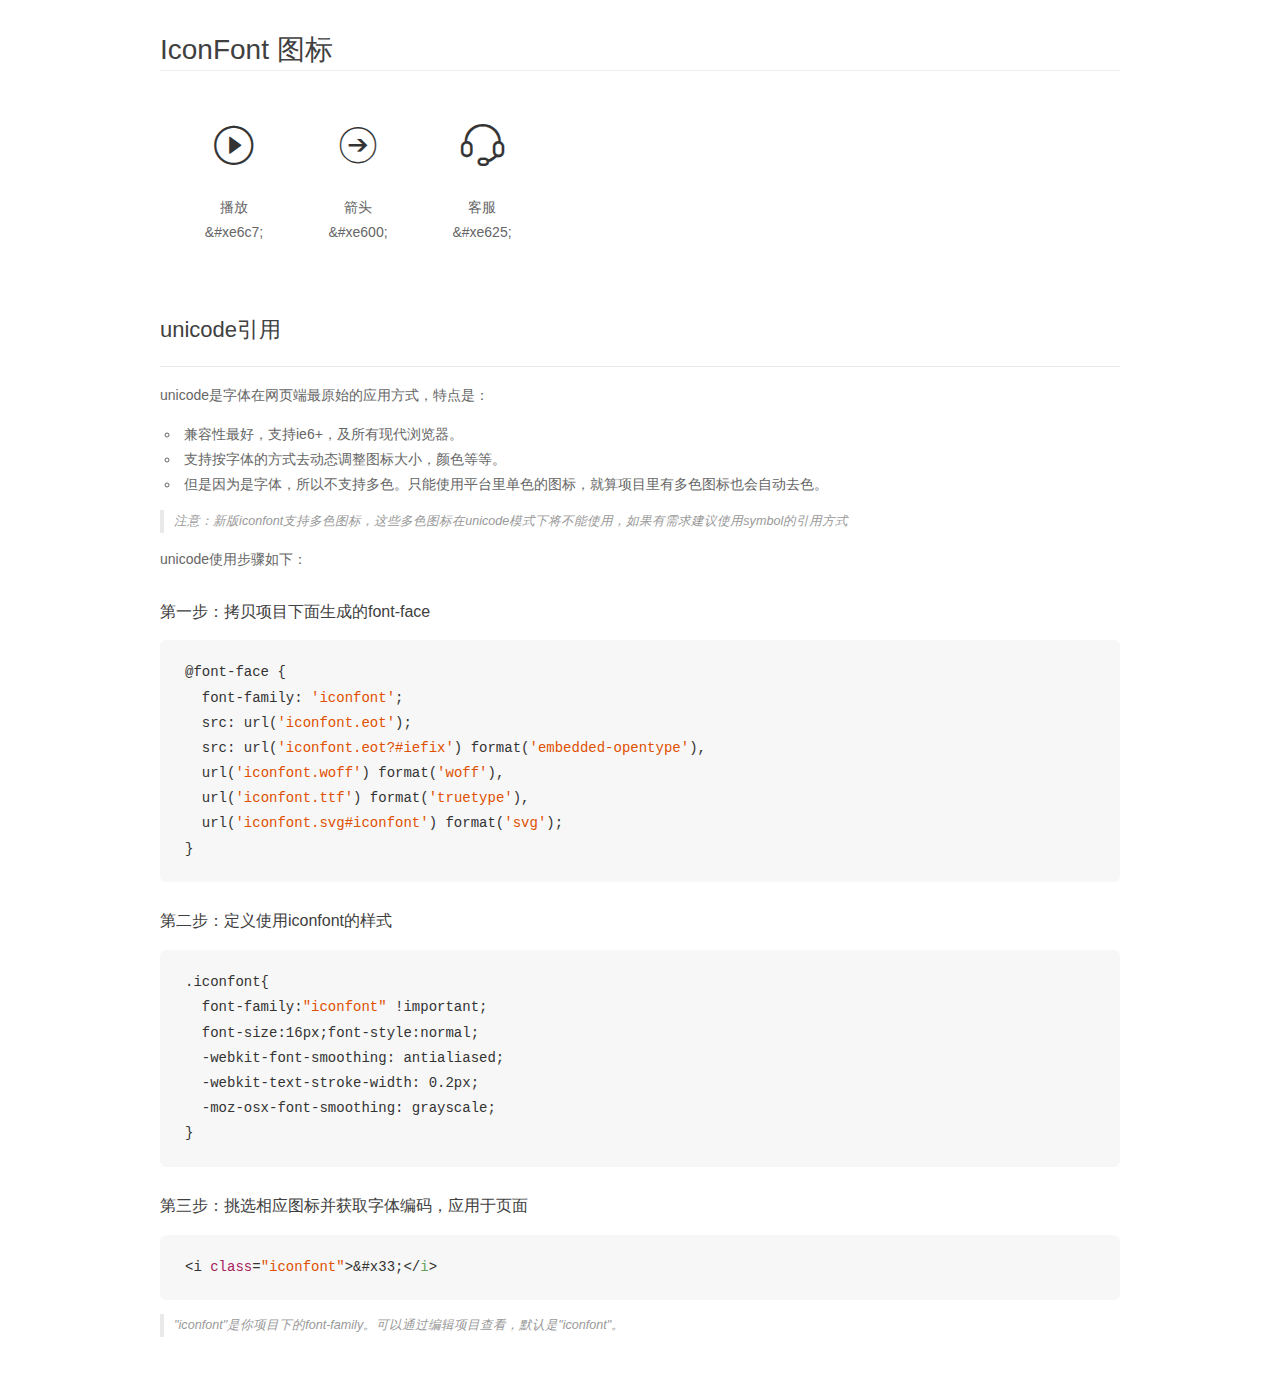
<file: xiaomi/iconfonttt/demo_unicode.html>
<!DOCTYPE html>
<html>
<head>
    <meta charset="utf-8"/>
    <title>IconFont</title>
    <link rel="stylesheet" href="demo.css">

    <style type="text/css">

        @font-face {font-family: "iconfont";
          src: url('iconfont.eot'); /* IE9*/
          src: url('iconfont.eot#iefix') format('embedded-opentype'), /* IE6-IE8 */
          url('iconfont.woff') format('woff'), /* chrome, firefox */
          url('iconfont.ttf') format('truetype'), /* chrome, firefox, opera, Safari, Android, iOS 4.2+*/
          url('iconfont.svg#iconfont') format('svg'); /* iOS 4.1- */
        }

        .iconfont {
          font-family:"iconfont" !important;
          font-size:16px;
          font-style:normal;
          -webkit-font-smoothing: antialiased;
          -webkit-text-stroke-width: 0.2px;
          -moz-osx-font-smoothing: grayscale;
        }

    </style>
</head>
<body>
    <div class="main markdown">
        <h1>IconFont 图标</h1>
        <ul class="icon_lists clear">
            
                <li>
                <i class="icon iconfont">&#xe6c7;</i>
                    <div class="name">播放</div>
                    <div class="code">&amp;#xe6c7;</div>
                </li>
            
                <li>
                <i class="icon iconfont">&#xe600;</i>
                    <div class="name">箭头</div>
                    <div class="code">&amp;#xe600;</div>
                </li>
            
                <li>
                <i class="icon iconfont">&#xe625;</i>
                    <div class="name">客服</div>
                    <div class="code">&amp;#xe625;</div>
                </li>
            
        </ul>
        <h2 id="unicode-">unicode引用</h2>
        <hr>

        <p>unicode是字体在网页端最原始的应用方式，特点是：</p>
        <ul>
        <li>兼容性最好，支持ie6+，及所有现代浏览器。</li>
        <li>支持按字体的方式去动态调整图标大小，颜色等等。</li>
        <li>但是因为是字体，所以不支持多色。只能使用平台里单色的图标，就算项目里有多色图标也会自动去色。</li>
        </ul>
        <blockquote>
        <p>注意：新版iconfont支持多色图标，这些多色图标在unicode模式下将不能使用，如果有需求建议使用symbol的引用方式</p>
        </blockquote>
        <p>unicode使用步骤如下：</p>
        <h3 id="-font-face">第一步：拷贝项目下面生成的font-face</h3>
        <pre><code class="lang-js hljs javascript">@font-face {
  font-family: <span class="hljs-string">'iconfont'</span>;
  src: url(<span class="hljs-string">'iconfont.eot'</span>);
  src: url(<span class="hljs-string">'iconfont.eot?#iefix'</span>) format(<span class="hljs-string">'embedded-opentype'</span>),
  url(<span class="hljs-string">'iconfont.woff'</span>) format(<span class="hljs-string">'woff'</span>),
  url(<span class="hljs-string">'iconfont.ttf'</span>) format(<span class="hljs-string">'truetype'</span>),
  url(<span class="hljs-string">'iconfont.svg#iconfont'</span>) format(<span class="hljs-string">'svg'</span>);
}
</code></pre>
        <h3 id="-iconfont-">第二步：定义使用iconfont的样式</h3>
        <pre><code class="lang-js hljs javascript">.iconfont{
  font-family:<span class="hljs-string">"iconfont"</span> !important;
  font-size:<span class="hljs-number">16</span>px;font-style:normal;
  -webkit-font-smoothing: antialiased;
  -webkit-text-stroke-width: <span class="hljs-number">0.2</span>px;
  -moz-osx-font-smoothing: grayscale;
}
</code></pre>
        <h3 id="-">第三步：挑选相应图标并获取字体编码，应用于页面</h3>
        <pre><code class="lang-js hljs javascript">&lt;i <span class="hljs-class"><span class="hljs-keyword">class</span></span>=<span class="hljs-string">"iconfont"</span>&gt;&amp;#x33;<span class="xml"><span class="hljs-tag">&lt;/<span class="hljs-name">i</span>&gt;</span></span></code></pre>

        <blockquote>
        <p>"iconfont"是你项目下的font-family。可以通过编辑项目查看，默认是"iconfont"。</p>
        </blockquote>
    </div>


</body>
</html>
</file>
<file: xiaomi/css/index.css>
/* *{
	margin: 0;
	padding: 0;
	text-decoration: none;
	list-style: none;
	font-family: "微软雅黑","宋体",sans-serif;
}
body{
	background: #fff;
}
 */
@import url('base.css');
header{
	width: 100%;
	height: 40px;
	background: black;
}
main{
	width: 1226px;
	height: 100%;
	background: #333333;
	margin: 0 auto;
}
.head-left{
	width: 610px;
	height: 100%;
	background: #3d3d3d;
	float: left;
}
.head-left li{
	float: left;
	background: #b0b0b0;
	font-size: 12px;
	line-height: 40px;
}
.head-left li a{
	color: #808080;
	padding-right: 9px;
	padding-left: 8px;
	border-right: 1px solid #424242;
}
.head-left .first{
	padding-left: 0px;
}
.head-left .last{
	padding-right: 0px;
	border-right: none;
}
.head-left li a:hover{
	color: #ffffff;
}
.head-right{
	width: 285px;
	height: 100%;
	/* background: yellow; */
	float: right;
	position: relative;
}
.head-right li{
	float: left;
	/* background: blue; */
	line-height: 40px;
	font-size: 12px;
}
.head-right li .gwcyin{
	width: 350px;
	height: 100px;
	background: #808080;
	display: none;
	z-index: 999;
	position: absolute;
	top: 40px;
	right: 0;
	font-size: 10px;
	color: white;
	text-align: center;
	line-height: 70px;
}
.head-right li a{
	color: #808080;
	padding-left: 8px;
	padding-right: 9px;
	border-right: 1px solid #424242;
}
.head-right li a:hover{
	color: #ffffff;
}
section{
	width: 1226px;
	height: 100px;
	/* background: yellow; */
	margin: 0 auto;
	/* overflow: hidden; */
	position: relative;
}
.nav .logo{
	float: left;
	display: block;
	width: 55px;
	height: 55px;
	background: blue;
	background: url('../img/111.png') no-repeat -62px -182px;
	margin-top: 22px;
}
.nav ul{
	float: left;
	background: white;
	font-size: 15px;
	/* margin-top: 40px; */
	line-height: 100px;
	margin-left: 190px;
}
.nav ul li{
	float: left;
	color: #808080;
	padding-right: 20px;
}
.nav ul li .xuanxiang{
	width: 100%;
	height: 230px;
	background: white;
	position: absolute;
	top: 100px;
	left: 0px;
	z-index: 99;
	display: none;
}
.nav ul li .xuanxiang1{
	width: 100%;
	height: 230px;
	display: flex;
	justify-content:space-around;
}
.nav ul li .xuanxiang1 .xxh1{
	width: 200px;
	height: 230px;
	float: left;
}
.nav ul li .xuanxiang1 .xxh1 .xxh1Shang{
	width: 66px;
	height: 22px;
	background: white;
	margin: 0 auto;
	border: 1px solid red;
	color: red;
	font-size: 20px;
	text-align: center;
	line-height: 22px;
	text-align: center;
}
.nav ul li .xuanxiang1 .xxh1 .xxh1Tu{
	width: 150px;
	height: 100px;
	margin: 0 auto;
	margin-top: 10px;
}
.nav ul li .xuanxiang1 .xxh1 .xxh1Tu img{
	display: block;
	width: 100%;
	height: 100%;
}
.nav ul li .xuanxiang1 .xxh1 .xxh1Xia1{
	width: 70px;
	height: 20px;
	margin: 0 auto;
	margin-top: 10px;
	font-size: 10px;
	color: black;
	text-align: center;
	line-height: 20px;
	text-align: center;
}
.nav ul li .xuanxiang1 .xxh1 .xxh1Xia2{
	width: 70px;
	height: 20px;
	margin: 0 auto;
	margin-top: 10px;
	font-size: 10px;
	color: orange;
	text-align: center;
	line-height: 20px;
	text-align: center;
}

.nav ul li .xuanxiang1 .xxh2{
	width: 200px;
	height: 230px;
	float: left;
}
.nav ul li .xuanxiang1 .xxh2 .xxh2Shang{
	width: 66px;
	height: 22px;
	background: white;
	margin: 0 auto;
	border: 1px solid red;
	color: red;
	font-size: 20px;
	line-height: 22px;
	text-align: center;
}
.nav ul li .xuanxiang1 .xxh2 .xxh2Tu{
	width: 150px;
	height: 100px;
	margin: 0 auto;
	margin-top: 10px;
}
.nav ul li .xuanxiang1 .xxh2 .xxh2Tu img{
	display: block;
	width: 100%;
	height: 100%;
}
.nav ul li .xuanxiang1 .xxh2 .xxh2Xia1{
	width: 70px;
	height: 20px;
	margin: 0 auto;
	margin-top: 10px;
	font-size: 10px;
	color: black;
	line-height: 20px;
	text-align: center;
}
.nav ul li .xuanxiang1 .xxh2 .xxh2Xia2{
	width: 70px;
	height: 20px;
	margin: 0 auto;
	margin-top: 10px;
	font-size: 10px;
	color: orange;
	line-height: 20px;
	text-align: center;
}
.nav ul li .xuanxiang1 .xxh3{
	width: 200px;
	height: 230px;
	float: left;
}
.nav ul li .xuanxiang1 .xxh3 .xxh3Shang{
	width: 66px;
	height: 22px;
	background: white;
	margin: 0 auto;
	border: 1px solid red;
	color: red;
	font-size: 20px;
	line-height: 22px;
	text-align: center;
}
.nav ul li .xuanxiang1 .xxh3 .xxh3Tu{
	width: 150px;
	height: 100px;
	margin: 0 auto;
	margin-top: 10px;
}
.nav ul li .xuanxiang1 .xxh3 .xxh3Tu img{
	display: block;
	width: 100%;
	height: 100%;
}
.nav ul li .xuanxiang1 .xxh3 .xxh3Xia1{
	width: 70px;
	height: 20px;
	margin: 0 auto;
	margin-top: 10px;
	font-size: 10px;
	color: black;
	line-height: 20px;
	text-align: center;
}
.nav ul li .xuanxiang1 .xxh3 .xxh3Xia2{
	width: 70px;
	height: 20px;
	margin: 0 auto;
	margin-top: 10px;
	font-size: 10px;
	line-height: 20px;
	color: orange;
	text-align: center;
}
.nav ul li .xuanxiang1 .xxh4{
	width: 200px;
	height: 230px;
	float: left;
}
.nav ul li .xuanxiang1 .xxh4 .xxh4Shang{
	width: 66px;
	height: 22px;
	background: white;
	margin: 0 auto;
	border: 1px solid red;
	color: red;
	font-size: 20px;
	line-height: 22px;
	text-align: center;
}
.nav ul li .xuanxiang1 .xxh4 .xxh4Tu{
	width: 150px;
	height: 100px;
	margin: 0 auto;
	margin-top: 10px;
}
.nav ul li .xuanxiang1 .xxh4 .xxh4Tu img{
	display: block;
	width: 100%;
	height: 100%;
}
.nav ul li .xuanxiang1 .xxh4 .xxh4Xia1{
	width: 70px;
	height: 20px;
	margin: 0 auto;
	margin-top: 10px;
	font-size: 10px;
	color: black;
	line-height: 20px;
	text-align: center;
}
.nav ul li .xuanxiang1 .xxh4 .xxh4Xia2{
	width: 70px;
	height: 20px;
	margin: 0 auto;
	margin-top: 10px;
	font-size: 10px;
	color: orange;
	line-height: 20px;
	text-align: center;
}
.nav ul li .xuanxiang1 .xxh5{
	width: 200px;
	height: 230px;
	float: left;
}
.nav ul li .xuanxiang1 .xxh5 .xxh5Shang{
	width: 66px;
	height: 22px;
	background: white;
	margin: 0 auto;
	border: 1px solid red;
	color: red;
	font-size: 20px;
	line-height: 22px;
	text-align: center;
}
.nav ul li .xuanxiang1 .xxh5 .xxh5Tu{
	width: 150px;
	height: 100px;
	margin: 0 auto;
	margin-top: 10px;
}
.nav ul li .xuanxiang1 .xxh5 .xxh5Tu img{
	display: block;
	width: 100%;
	height: 100%;
}
.nav ul li .xuanxiang1 .xxh5 .xxh5Xia1{
	width: 70px;
	height: 20px;
	margin: 0 auto;
	margin-top: 10px;
	font-size: 10px;
	color: black;
	line-height: 20px;
	text-align: center;
}
.nav ul li .xuanxiang1 .xxh5 .xxh5Xia2{
	width: 70px;
	height: 20px;
	margin: 0 auto;
	margin-top: 10px;
	font-size: 10px;
	color: orange;
	line-height: 20px;
	text-align: center;
}
.nav ul li .xuanxiang1 .xxh6{
	width: 200px;
	height: 230px;
	float: left;
}
.nav ul li .xuanxiang1 .xxh6 .xxh6Shang{
	width: 66px;
	height: 22px;
	background: white;
	margin: 0 auto;
	border: 1px solid red;
	color: red;
	font-size: 20px;
	line-height: 22px;
	text-align: center;
}
.nav ul li .xuanxiang1 .xxh6 .xxh6Tu{
	width: 150px;
	height: 100px;
	margin: 0 auto;
	margin-top: 10px;
}
.nav ul li .xuanxiang1 .xxh6 .xxh6Tu img{
	display: block;
	width: 100%;
	height: 100%;
}
.nav ul li .xuanxiang1 .xxh6 .xxh6Xia1{
	width: 70px;
	height: 20px;
	margin: 0 auto;
	margin-top: 10px;
	font-size: 10px;
	color: black;
	line-height: 20px;
	text-align: center;
}
.nav ul li .xuanxiang1 .xxh6 .xxh6Xia2{
	width: 70px;
	height: 20px;
	margin: 0 auto;
	margin-top: 10px;
	font-size: 10px;
	color: orange;
	line-height: 20px;
	text-align: center;
}


.nav ul li a{
	color: #808080;
}
.nav ul li a:hover{
	color: orange;
}
.sousuo{
	width: 300px;
	height: 51px;
	background: black;
	float: right;
	margin-top: 22px;
}
.shuru{
	width: 245px;
	height: 51px;
	background: white;
	float: left;
	border: 1px solid #808080;
}
.sshouji{
	width: 52px;
	height: 17px;
	background: #808080;
	font-size: 9px;
	color: red;
	float: left;
	margin-left: 93px;
	margin-top: 15px;
}
.sdianshi{
	width: 73px;
	height: 17px;
	background: #808080;
	font-size: 9px;
	color: yellow;
	float: left;
	margin-left: 5px;
	margin-top: 15px;
}
.nav .sshouji:hover{
	color: orange;
}
.nav .sdianshi:hover{
	color: orange;
}
.dianji{
	width: 51px;
	height: 51px;
	background: white;
	float: right;
	border: 1px solid #808080;
}
aside{
	width: 1226px;
	height: 460px;
	background: black;
	margin: 0 auto;
}
.banner-left{
	width: 234px;
	height: 100%;
	background: black;
	/* background: rgba(118, 112, 112, 0.5); */
	float: left;
	position: relative;
}
.banner-left>li>.js{
	width: 200px;
	height: 460px;
	background: red;
	position: absolute;
	top: 0;
	left: 234px;
	z-index: 99;
	display: none;
} 
.banner-left li{
	width: 234px;
	height: 46px;
	margin: 0 auto;
	font-size: 14px;
	color: white;
	line-height: 46px;
	text-align: center;
}
.banner-left li:hover{
	background: red;
}
.banner-left div{
	width: 180px;
	height: 100%;
	margin: 0 auto;
	color: white;
}
.banner-left div span{
	float: left;
}
.banner-left div .y{
	float: right;
}


.banner-right{
	width: 992px;
	height: 100%;
	background: pink;
	float: left;
	position: relative;
	font-size: 20px;
}
.eiyo{
	width: 992px;
	height: 460px;
	position: relative;
	overflow: hidden;
}
.eiyo li{
	width: 992px;
	height: 460px;
	position: absolute;
	top: 0;
	left: 992px;
}
.eiyo li img{
	display: block;
	width: 992px;
	height: 460px;
}
.eiyo li:first-child{
	left: 0;
}
.banner-rright,.banner-rleft{
	width: 17px;
	height: 30px;
	background: rgba(0, 0, 0, 0.05);
	position: absolute;
	top: 0px;
	bottom: 0px;
	margin-top:auto;
	margin-bottom:auto;
	right: 12px;
}
.banner-rleft{
	left: -948px;
}
.banner-right a:hover{
	color: red;
}
.banner-bottom{
	width: 125px;
	height: 12px;
	/* background: white; */
	position: absolute;
	right: 20px;
	bottom: 20px;
}
.banner-bottom li{
	width: 12px;
	height: 12px;
	background: pink;
	float: left;
	border-radius: 50%;
	margin-right: 10px;
	display: block;
}
.banner-bottom .bimgg{
	background: red;
}
.banner-bottom .bimg{
	margin-right: 0px;
}
.banner-left .banner-lbottom li:hover{
	color: red;
}
.ok{
	width: 1226px;
	height: 171px;
	margin: 0 auto;
	margin-top: 15px;
}
.ok-left{
	width: 234px;
	height: 171px;
	float: left;
	font-size: 12px;
	color: #808080;
	background: #808080;
}
.abox,.cbox{
	width: 64px;
	height: 70px;
	float: left;
	margin-top: 14px;
	border-bottom: 1px solid #665e57;
}
.abox{
	float: left;
	margin-left: 9px;
}
.ok-left div a div{
	text-align: center;
	font-size: 16px;
}
.abox a p{
	text-align: center;
	margin-top: 4px;
}
.bbox a p{
	margin-top: 4px;
	text-align: center;
}
.cbox a p{
	text-align: center;
	margin-top: 4px;
}
.dbox a p{
	text-align: center;
}
.ebox a p{
	text-align: center;
	margin-top: 4px;
}
.fbox a p{
	text-align: center;
}
 
.bbox{
	width: 75px;
	height: 71px;
	float: left;
	margin-top: 9px;
	margin-left: 7px;
	border-left: 1px solid #665e57;
	border-right: 1px solid #665e57;
	padding-top: 6px;
}
.cbox{
	float: right;
	margin-right: 9px;
}
.second{
	width: 213px;
	height: 82px;
	margin-top: 85px;
	margin-left: 11px;
}
.dbox{
	width: 68px;
	height: 60px;
	margin-right: 6px;
	margin-top: 6px;
	float: left;
	border-right: 1px solid #665e57;
	padding-top: 8px;
}
.ebox{
	width: 64px;
	height: 82px;
	/* background: pink; */
	border-top: 1px solid #665e57;
	padding-top: 8px;
	float: left;
}
.fbox{
	width: 68px;
	height: 60px;
	/* background: pink; */
	float: right;
	margin-top: 6px;
	border-left: 1px solid #665e57;
	padding-top: 7px;
}
.ok-right{
	width: 992px;
	height: 171px;
	background: white;
	float: right;
}
.ok-right a{
	display: block;
	width: 315px;
	height: 171px;
	float: left;
	margin-left: 15px;
}
.mai{
	display: block;
	width: 315px;
	height: 171px;
	background: white;
}
.mai2{
	display: block;
	width: 315px;
	height: 171px;
	background: white;
}
.ok-right .mai3{
	display: block;
	width: 315px;
	height: 171px;
	background: white;
	float: right;
}
.ouye{
	width: 1226px;
	height: 40px;
	background: white;
	margin: 0 auto;
}
.ok-left div a{
	color: #cdcac8;
}
.ok-left div a:hover{
	color: white;
}
/* 小米明星单品 */
.star{
	width: 1226px;
	height: 50px;
	/* background: pink; */
	margin: 0 auto;
	font-size: 21px;
}
.star-left{
	width: 130px;
	height: 28px;
	/* background: green; */
	float: left;
	margin-top: 10px;
}
.star-right{
	width: 50px;
	height: 23px;
	/* background: green; */
	float: right;
	margin-top: 10px;
}
.star-right .zhizhen1{
	width: 20px;
	height: 23px;
	font-size: 20px;
	float: left;
	color: white;
	background: black;
}
.star-right .zhizhen2{
	width: 20px;
	height: 23px;
	font-size: 20px;
	float: right;
	background: #808080;
	color: white;
}
.star-right .zhizhen1:hover{
	color: orange;
}
.star .star-right a:hover{
	color: red;
}
/* 轮播 */
.star-head{
	width: 1226px;
	height: 339px;
	margin: 0 auto;
	overflow: hidden;
}
.star-head-tu{
	width: 2600px;
	height: 246px;
	margin-left: 0;
	transition: all 0.5s;
}
.star-head-tu a{
	display: block;
	width: 216px;
	height: 246px;
	float: left;
	background: pink;
	margin-right: 36px;
	border-top: 1px solid purple;
}
.star-head a img{
	display: block;
	width: 216px;
	height: 246px;
}


.star-head-kong{
	width: 1226px;
	height: 10px;
}
.star-head .mingzi{
	width: 1226px;
	height: 20px;
}
.star-head .mingzi section{
	width: 150px;
	height: 20px;
	float: left;
	margin-left: 80px;
}
.star-head .mingzi .ji{
    padding-left: 10px
}
.star-head .mingzi .shi{
	padding-left: 40px;
}
.star-head .mingzi .ben{
	padding-left: 80px;
}
.star-head .star-head-zi{
	width: 1226px;
	height: 63px;
}
.star-head-zi section{
	width: 200px;
	height: 53px;
	float: left;
	margin-right: 45px;
}
.star-head-zi pre{
	float: left;
	font-size: 14px;
	color: red;
}
.star-head-zi .ai{
	padding-left: 25px;
}
.star-head-zi .ai1{
	padding-left: 25px;
}
.star-head-zi .ai3{
	padding-left: 25px;
}
.star-head-zi .ai4{
	padding-left: 25px;
}
.star-head-zi .ai5{
	padding-left: 25px;
}
.star-head-zi pre p{
	font-size: 11px;
	color: black;
}

.zhongjian{
	width: 100%;
	height: 2550px;
	background: #F5F5F5;
	margin-top: 40px;
}

.jiadian{
	width: 1226px;
	height: 100px;
	/* background: red; */
	font-size: 21px;
	overflow: hidden;
}
.jdleft{
	width: 43px;
	height: 27px;
	/* background: blue; */
	float: left;
	margin-top: 70px;
}
.jdright{
	width: 300px;
	height: 20px;
	/* background: blue; */
	float: right;
	font-size: 15px;
	margin-top: 70px;
}
.jdright section{
	width: 64px;
	height: 20px;
	/* float: left; */
	margin-top: 0px;
	/* margin-right: 10px; */
}
.jdright a{
	color: #141413;
	display: block;
	width: 64px;
	height: 20px;
	float: left;
	margin-right: 20px;
}
.jdright a:hover{
	color: red;
	text-decoration: underline;
}
.jdright .yy{
	width: 64px;
	float: left;
	margin-right: 30px;	
}
.jdright .jiaju{
	width: 32px;
	float: right;
	margin-right: 0px;	
}
.zj-dongtai{
	width: 1236px;
	height: 620px;
	/* background: red; */
}
.dt-left{
	width: 234px;
	height: 620px;
	background: blue;
	float: left;
	background: url('../img/xmad_15028908537765_HTcAy.png') no-repeat center center;
	margin-left: 5px;
}
.dt-left:hover{
	transform: translateY(-5px);
	box-shadow: 0px 5px 5px 5px rgba(243, 134, 134, 0.6);
}
.dt-leftjg .ms{
	margin-top: 40px;

}
.siping{
	width: 980px;
	height: 620px;
	float: right;
	position: relative;
}
.siping .siping1{
	width: 980px;
	height: 620px;
	float: right;
	position: absolute;
	top: 0;
	left: 0;
	display: none;
}
.siping .siping1:first-child{
	display: block;
}
.dt-rights{
	width: 980px;
	height: 310px;
	background: white;
	float: right;
}
.dt-rights1{
	width: 237px;
	height: 304px;
	/* background: red; */
	float: left;
	margin-right: 5px;
	margin-left: 5px;
	background: url('../img/T1jWWjBsET1RXrhCrK220x220.jpg') no-repeat center 25%;
	position: relative;
	overflow: hidden;
	transition: all 1s ease;
}
.dt-rights11{
	width: 237px;
	height: 40px;
	background: red;
	position: absolute;
	bottom: -40px;
	font-size: 10px;
	transition: all 1s ease;
}
.dt-rights11 pre b{
	font-size: 15px;
}
.dt-rights11111{
	width: 220px;
	height: 200px;
	background: red;
	float: left;
	margin-right: 5px;
	background: url('../img/T1jWWjBsET1RXrhCrK220x220.jpg') no-repeat left top;
	position: relative;
	transition: all 1s ease;
}
.dt-rights1111{
	width: 237px;
	height: 20px;
	font-size: 5px;
	margin-top: 200px;
	margin-left: 84px;
	color: black;
}
.dt-rights111{
	width: 237px;
	height: 50px;
	font-size: 5px;
	/* background: blue; */
	margin-top: 4px;
	position: absolute;
}
.dt-rights111 b{
	color: red;
	font-size: 15px;
}
.dt-rights111 s{
	text-decoration:line-through;
	color: black;
}
.dt-rights1::before{
	content: '享9折';
    display: block;
    width: 42px;
    height: 20px;
    /* background:  red; */
    margin: 0 auto;
}
.dt-rights2::before{
	content: '享8折';
    display: block;
    width: 45px;
    height: 20px;
    /* background:  red; */
    margin: 0 auto;
}
.dt-rights3::before{
	content: '';
    display: block;
    width: 45px;
    height: 20px;
    /* background:  red; */
    margin: 0 auto;
}
.dt-rights4::before{
	content: '';
    display: block;
    width: 45px;
    height: 20px;
    margin: 0 auto;
}
.dt-rights21 pre b{
	font-size: 15px;
}
.dt-rights31 pre b{
	font-size: 15px;
}
.dt-rights41 pre b{
	font-size: 15px;
}
.dt-rights1:hover{
	transform: translateY(-5px);
	box-shadow: 0px 5px 5px 5px rgba(0,0,0,0.5);
}
.dt-rights2{
	width: 237px;
	height: 304px;
	/* background: red; */
	float: left;
	margin-right: 5px;
	margin-left: 5px;
	background: url('../img/T1eKdgB4xv1RXrhCrK220x220.jpg') no-repeat center center;
	position: relative;
	overflow: hidden;
	transition: all 1s ease;
}
.dt-rights21{
	width: 237px;
	height: 40px;
	background: red;
	position: absolute;
	bottom: -40px;
	transition: all 1s ease;
	font-size: 10px;
}
.dt-rights2 a{
	color: black;
}
.dt-rights3 a{
	color: black;
}
.dt-rights4 a{
	color: black;
}
.dt-rightx2 a{
	color: black;
}
.dt-rightx3 a{
	color: black;
}
.dt-rights2:hover{
	transform: translateY(-5px);
	box-shadow: 0px 5px 5px 5px rgba(0,0,0,0.5);
}
.dt-rights2:hover .dt-rights21{
	bottom: 0;
}
.dt-rights3{
	width: 237px;
	height: 304px;
	margin-right: 5px;
	margin-left: 5px;
	float: left;
	background: url('../img/T1eKdgB4xv1RXrhCrK220x220.jpg') no-repeat center center;
	position: relative;
	overflow: hidden;
	transition: all 1s ease;
	font-size: 10px;
}
.dt-rights31{
	width: 237px;
	height: 40px;
	background: red;
	position: absolute;
	bottom: -40px;
	transition: all 1s ease;
	font-size: 10px;
}
.dt-rights3:hover{
	transform: translateY(-5px);
	box-shadow: 0px 5px 5px 5px rgba(0,0,0,0.5);
}
.dt-rights3:hover .dt-rights31{
	bottom: 0;
}
.dt-rights4{
	width: 237px;
	height: 304px;
	float: right;
	background: url('../img/T1eKdgB4xv1RXrhCrK220x220.jpg') no-repeat center center;
	position: relative;
	overflow: hidden;
	transition: all 1s ease;
	font-size: 10px;
}
.dt-rights41{
	width: 237px;
	height: 40px;
	background: red;
	position: absolute;
	bottom: -40px;
	transition: all 1s ease;

}
.dt-rights4:hover{
	transform: translateY(-5px);
	box-shadow: 0px 5px 5px 5px rgba(0,0,0,0.5);
}
.dt-rights4:hover .dt-rights41{
	bottom: 0;
}
.dt-rightx{
	width: 980px;
	height: 310px;
	background: white;
	float: right;
	position: absolute;
	top: 320px;
	left: 0;
}
.dt-rightx1{
	width: 237px;
	height: 304px;
	float: left;
	margin-right: 5px;
	margin-left: 5px;
	background: url('../img/T1jWWjBsET1RXrhCrK220x220.jpg') no-repeat center 25%;
	position: relative;
	overflow: hidden;
	transition: all 1s ease;
}
.dt-rightx11{
	width: 237px;
	height: 40px;
	background: red;
	position: absolute;
	bottom: -40px;
	font-size: 10px;
	transition: all 1s ease;
}
.dt-rightx11 pre b{
	font-size: 15px;
}
.dt-rightx11111{
	width: 220px;
	height: 200px;
	float: left;
	margin-right: 5px;
	background: url('../img/T1jWWjBsET1RXrhCrK220x220.jpg') no-repeat left top;
	position: relative;
	transition: all 1s ease;
}
.dt-rightx1111{
	width: 237px;
	height: 20px;
	font-size: 5px;
	margin-top: 200px;
	margin-left: 84px;
	color: black;
}
.dt-rightx111{
	width: 237px;
	height: 50px;
	font-size: 5px;
	/* background: blue; */
	margin-top: 4px;
	position: absolute;
}
.dt-rightx111 b{
	color: red;
	font-size: 15px;
}
.dt-rightx111 s{
	text-decoration:line-through;
	color: black;
}
.dt-rightx1::before{
	content: '享9折';
    display: block;
    width: 42px;
    height: 20px;
    /* background:  red; */
    margin: 0 auto;
}
.dt-rightx2::before{
	content: '享8折';
    display: block;
    width: 45px;
    height: 20px;
    /* background:  red; */
    margin: 0 auto;
}
.dt-rightx3::before{
	content: '';
    display: block;
    width: 45px;
    height: 20px;
    /* background:  red; */
    margin: 0 auto;
}


.dt-rightx21 pre b{
	font-size: 15px;
}
.dt-rightx31 pre b{
	font-size: 15px;
}
.dt-rightx41 pre b{
	font-size: 15px;
}
.dt-rightx1:hover{
	transform: translateY(-5px);
	box-shadow: 0px 5px 5px 5px rgba(0,0,0,0.5);
}
/* .dt-rights1:hover .dt-rights11{
	bottom: 0;
} */
.dt-rightx2{
	width: 237px;
	height: 304px;
	/* background: red; */
	float: left;
	margin-right: 5px;
	margin-left: 5px;
	background: url('../img/T1eKdgB4xv1RXrhCrK220x220.jpg') no-repeat center center;
	position: relative;
	overflow: hidden;
	transition: all 1s ease;

}
.dt-rightx21{
	width: 237px;
	height: 40px;
	background: red;
	position: absolute;
	bottom: -40px;
	transition: all 1s ease;
	font-size: 10px;
}
.dt-rightx2:hover{
	transform: translateY(-5px);
	box-shadow: 0px 5px 5px 5px rgba(0,0,0,0.5);
}
.dt-rightx2:hover .dt-rightx21{
	bottom: 0;
}
.dt-rightx3{
	width: 237px;
	height: 304px;
	/* background: red; */
	margin-right: 5px;
	margin-left: 5px;
	float: left;
	background: url('../img/T1eKdgB4xv1RXrhCrK220x220.jpg') no-repeat center center;
	position: relative;
	overflow: hidden;
	transition: all 1s ease;
	font-size: 10px;
}
.dt-rightx31{
	width: 237px;
	height: 40px;
	background: red;
	position: absolute;
	bottom: -40px;
	transition: all 1s ease;
	font-size: 10px;
}
.dt-rightx3:hover{
	transform: translateY(-5px);
	box-shadow: 0px 5px 5px 5px rgba(0,0,0,0.5);
}
.dt-rightx3:hover .dt-rightx31{
	bottom: 0;
}
.dt-rightx4{
	width: 237px;
	height: 304px;
	/* background: red; */
	float: right;
}
.dt-rightx41{
	width: 237px;
	height: 150px;
	/* background: blue; */
}
.dt-rightx42{
	width: 237px;
	height: 150px;
	/* background: black; */
	margin-top: 4px;
}
.dt-rightx41 a{
	display: block;
	width: 150px;
	height: 150px;
	float: right;
}
.erji{
	display: block;
	width: 150px;
	height: 150px;

}
.ele{
	width: 50px;
	height: 100px;
	float: left;
	margin-top: 50px;
	font-size: 16px;
}
.dt-rightx41 .ele a{
	display: block;
	width: 50px;
	height: 30px;
	float: right;
	color: black;
}
.dt-rightx42 .ela a{
	display: block;
	width: 50px;
	height: 63px;
	float: left;
	margin-top: 50px;
	color: black;	
}
.ele p{
	color: red;
}
.dt-rightx42 a{
	display: block;
	width: 50px;
	height: 54px;
	float: right;
	color: black;
}
.dt-rightx41:hover{
	transform: translateY(-5px);
	box-shadow: 0px 5px 5px 5px rgba(0,0,0,0.5);
}
.dt-rightx42:hover{
	transform: translateY(-5px);
	box-shadow: 0px 5px 5px 5px rgba(0,0,0,0.5);
}

/* 推荐 */
.tuijian{
	width: 1226px;
	height: 50px;
	/* background: pink; */
	margin: 0 auto;
	font-size: 21px;
	margin-left: 67px;
}
.tuijian-left{
	width: 130px;
	height: 28px;
	float: left;
	margin-top: 10px;
}
.tuijian-right{
	width: 50px;
	height: 23px;
	float: right;
	margin-top: 10px;
}
.tuijian .tuijian-right a:hover{
	color: red;
}
.tuijian-head{
	width: 1226px;
	height: 296px;
	margin: 0 auto;
	margin-left: 67px;
	display: flex;
	justify-content: space-around;
}
.tuijian-head-tu1{
	width: 234px;
	height: 300px;
	background: #fafafa;
}
.ming{
	font-size: 12px;
	text-align: center;
	margin-bottom: 10px;
}
.qian{
	font-size: 14px;
	text-align: center;
	margin-bottom: 10px;
	color: orange;
}
.ping{
	font-size: 12px;
	text-align: center;
	margin-bottom: 10px;
	color: #808080;
}
.tuijian-head-tu2{
	width: 234px;
	height: 300px;
	background: #fafafa;
}
.tuijian-head-tu3{
	width: 234px;
	height: 300px;
	background: #fafafa;
}
.tuijian-head-tu4{
	width: 234px;
	height: 300px;
	background: #fafafa;
}
.tuijian-head-tu5{
	width: 234px;
	height: 300px;
	background: #fafafa;
}
.tuijian-head a img{
	display: block;
	width: 140px;
	height: 120px;
	margin: 40px auto;
}
.tuijian-head section:hover{
	transform: translateY(-5px);
	box-shadow: 0px 5px 5px 5px rgba(0,0,0,0.5);
}

/* 热评推荐 */
.reping{
	width: 1226px;
	height: 50px;
	margin: 0 auto;
	font-size: 21px;
	margin-top: 15px;
}
.reping-left{
	width: 130px;
	height: 28px;
	float: left;
	margin-top: 10px;
}
.rp-tu{
	width: 1226px;
	height: 417px;
	margin-left: 67px;
}
.rp-tu1,.rp-tu2,.rp-tu3,.rp-tu4{
	width: 296px;
	height: 417px;
	float: left;
	margin-right: 14px;
}
.rp-tu4{
	margin-right: 0px;
}
.rp-tu1 .rp-tu1tu img{
	display: block;
	width: 296px;
	height: 200px;
}
.rp-tu1 .rp-tu1zi{
	margin: 0 auto;
	font-size: 14px;
	margin-top: 20px;
	margin-left: 20px;
	line-height: 30px;
}
.rp-tu1 .rp-tu1ping{
	margin: 0 auto;
	font-size: 10px;
	margin-top: 20px;
	margin-left: 20px;
	color: #808080;
}
.rp-tu1 .rp-tu1qian{
	margin-top: 20px;
	color: #808080;
	display: flex;
}
.rp-tu1 .rp-tu1qian div:first-child{
	margin-left: 18px;
	width: 160px;
	height: 16px;
	font-size: 12px;
	margin-right: 20px;
	border-right: 1px solid #808080;
}
.rp-tu1 .rp-tu1qian div:last-child{
	color: orange;
}
.rp-tu1 .rp-tu1zi a{
	color: black;
}
.rp-tu2 .rp-tu2zi a{
	color: black;
}
.rp-tu3 .rp-tu3zi a{
	color: black;
}
.rp-tu4 .rp-tu4zi a{
	color: black;
}
.rp-tu1:hover{
	transform: translateY(-5px);
	box-shadow: 0px 5px 5px 5px rgba(0,0,0,0.5);
}
.rp-tu2:hover{
	transform: translateY(-5px);
	box-shadow: 0px 5px 5px 5px rgba(0,0,0,0.5);
}
.rp-tu2 .rp-tu2tu img{
	display: block;
	width: 296px;
	height: 200px;
}
.rp-tu2 .rp-tu2zi{
	margin: 0 auto;
	font-size: 14px;
	margin-top: 20px;
	margin-left: 20px;
	line-height: 30px;
}
.rp-tu2 .rp-tu2ping{
	margin: 0 auto;
	font-size: 10px;
	margin-top: 20px;
	margin-left: 20px;
	color: #808080;
}
.rp-tu2 .rp-tu2qian{
	margin-top: 20px;
	color: #808080;
	display: flex;
}
.rp-tu2 .rp-tu2qian div:first-child{
	margin-left: 18px;
	width: 160px;
	height: 16px;
	font-size: 12px;
	margin-right: 20px;
	border-right: 1px solid #808080;
}
.rp-tu2 .rp-tu2qian div:last-child{
	color: orange;
}
.rp-tu3:hover{
	transform: translateY(-5px);
	box-shadow: 0px 5px 5px 5px rgba(0,0,0,0.5);
}
.rp-tu3 .rp-tu3tu img{
	display: block;
	width: 296px;
	height: 200px;
}
.rp-tu3 .rp-tu3zi{
	margin: 0 auto;
	font-size: 14px;
	margin-top: 20px;
	margin-left: 20px;
	line-height: 30px;
}
.rp-tu3 .rp-tu3ping{
	margin: 0 auto;
	font-size: 10px;
	margin-top: 20px;
	margin-left: 20px;
	color: #808080;
}
.rp-tu3 .rp-tu3qian{
	margin-top: 20px;
	color: #808080;
	display: flex;
}
.rp-tu3 .rp-tu3qian div:first-child{
	margin-left: 18px;
	width: 160px;
	height: 16px;
	font-size: 12px;
	margin-right: 20px;
	border-right: 1px solid #808080;
}
.rp-tu3 .rp-tu3qian div:last-child{
	color: orange;
}
.rp-tu4:hover{
	transform: translateY(-5px);
	box-shadow: 0px 5px 5px 5px rgba(0,0,0,0.5);
}
.rp-tu4 .rp-tu4tu img{
	display: block;
	width: 296px;
	height: 200px;
}
.rp-tu4 .rp-tu4zi{
	margin: 0 auto;
	font-size: 14px;
	margin-top: 20px;
	margin-left: 20px;
	line-height: 30px;
}
.rp-tu4 .rp-tu4ping{
	margin: 0 auto;
	font-size: 10px;
	margin-top: 20px;
	margin-left: 20px;
	color: #808080;
}
.rp-tu4 .rp-tu4qian{
	margin-top: 20px;
	color: #808080;
	display: flex;
}
.rp-tu4 .rp-tu4qian div:first-child{
	margin-left: 18px;
	width: 160px;
	height: 16px;
	font-size: 12px;
	margin-right: 20px;
	border-right: 1px solid #808080;
}
.rp-tu4 .rp-tu4qian div:last-child{
	color: orange;
}


/* 内容 */
.neirong{
	width: 1226px;
	height: 50px;
	margin-left: 67px;
	font-size: 21px;
}
.neirong-left{
	width: 130px;
	height: 28px;
	float: left;
	margin-top: 10px;
}
.nr-tu{
	width: 1226px;
	height: 421px;
	margin-left: 67px;
}
.nr-tu1:hover{
	transform: translateY(-5px);
	box-shadow: 0px 5px 5px 5px rgba(0,0,0,0.5);
}
.nr-tu2:hover{
	transform: translateY(-5px);
	box-shadow: 0px 5px 5px 5px rgba(0,0,0,0.5);
}
.nr-tu3:hover{
	transform: translateY(-5px);
	box-shadow: 0px 5px 5px 5px rgba(0,0,0,0.5);
}
.nr-tu4:hover{
	transform: translateY(-5px);
	box-shadow: 0px 5px 5px 5px rgba(0,0,0,0.5);
}

.nr-tu1{
	width: 296px;
	height: 421px;
	background: white;
	float: left;
	margin-right: 10px;
	overflow: hidden;
	position: relative;
}
.nr-tu1 .nr-tu1-left{
	width: 20px;
	height: 61px;
	background: pink;
	position: absolute;
	top: 180px;
	left: 0;
}
.nr-tu1 .nr-tu1-right{
	width: 20px;
	height: 61px;
	background: pink;
	position: absolute;
	top: 180px;
	right: 0;
}
.nr-tu11{
	width: 888px;
	height: 340px;
	background: white;
	position: absolute;
	top: 58px;
	left: 0px;
}
.nr-tu1 .nr-tu1top{
	margin: 0 10px 18px;
    font-size: 16px;
    font-weight: 400;
    margin-top: 25px;
    text-align: center; 
    color: orange;
}
.nr-tu1 .nr-tu1center{
	width: 296px;
	height: 300px;
	float: left;
}
.nr-tu1 .nr-tu1center a{
	color: black;
}
.nr-tu1 .nr-tu1center .center1{
	font-size: 26px;
	color: black;
	text-align: center;
	margin-bottom: 15px;
}
.nr-tu1 .nr-tu1center .center2{
	font-size: 4px;
	color: black;
	text-align: center;
}
.nr-tu1 .nr-tu1center .center3{
	font-size: 4px;
	color: black;
	text-align: center;
	margin-bottom: 15px;
}
.nr-tu1 .nr-tu1center .center4{
	font-size: 14px;
	color: black;
	text-align: center;
	margin-bottom: 15px;
}
.nr-tu1 .nr-tu1center .center5{
	margin-top: 20px;
	margin-left: 20px;
}
.nr-tu1 .nr-tu1center .center5 img{
	display: block;
	width: 260px;
	height: 180px;
}
.nr-tu1 .nr-tu1bottom{
	width: 120px;
	height: 12px;
	position: absolute;
	bottom: 20px;
	left: 88px;
	display: flex;
	justify-content: space-around;
}
.nr-tu1 .nr-tu1bottom li{
	width: 12px;
	height: 12px;
	border-radius: 50%;
	background: pink;
}
.nr-tu1 .nr-tu1bottom li:first-child{
	background: red;
}
/* 第二个 */
.nr-tu2{
	width: 296px;
	height: 421px;
	background: white;
	float: left;
	margin-right: 10px;
	overflow: hidden;
	position: relative;
}
.nr-tu2 .nr-tu2-left{
	width: 20px;
	height: 61px;
	background: pink;
	position: absolute;
	top: 180px;
	left: 0;
}
.nr-tu2 .nr-tu2-right{
	width: 20px;
	height: 61px;
	background: pink;
	position: absolute;
	top: 180px;
	right: 0;
}
.nr-tu21{
	width: 888px;
	height: 340px;
	background: white;
	position: absolute;
	top: 58px;
	left: 0px;
}
.nr-tu2 .nr-tu2top{
	margin: 0 10px 18px;
    font-size: 16px;
    font-weight: 400;
    margin-top: 25px;
    text-align: center; 
    color: orange;
}
.nr-tu2 .nr-tu2center{
	width: 296px;
	height: 300px;
	float: left;
}
.nr-tu2 .nr-tu2center a{
	color: black;
}
.nr-tu2 .nr-tu2center .center1{
	font-size: 26px;
	color: black;
	text-align: center;
	margin-bottom: 15px;
}
.nr-tu2 .nr-tu2center .center2{
	font-size: 4px;
	color: black;
	text-align: center;
}
.nr-tu2 .nr-tu2center .center3{
	font-size: 4px;
	color: black;
	text-align: center;
	margin-bottom: 15px;
}
.nr-tu2 .nr-tu2center .center4{
	font-size: 14px;
	color: black;
	text-align: center;
	margin-bottom: 15px;
}
.nr-tu2 .nr-tu2center .center5{
	margin-top: 20px;
	margin-left: 20px;
}
.nr-tu2 .nr-tu2center .center5 img{
	display: block;
	width: 260px;
	height: 180px;
}
.nr-tu2 .nr-tu2bottom{
	width: 120px;
	height: 12px;
	position: absolute;
	bottom: 20px;
	left: 88px;
	display: flex;
	justify-content: space-around;
}
.nr-tu2 .nr-tu2bottom li{
	width: 12px;
	height: 12px;
	border-radius: 50%;
	background: pink;
}
.nr-tu2 .nr-tu2bottom li:first-child{
	background: red;
}
/* 第三个 */
.nr-tu3{
	width: 296px;
	height: 421px;
	background: white;
	float: left;
	margin-right: 10px;
	overflow: hidden;
	position: relative;
}
.nr-tu3 .nr-tu3-left{
	width: 20px;
	height: 61px;
	background: pink;
	position: absolute;
	top: 180px;
	left: 0;
}
.nr-tu3 .nr-tu3-right{
	width: 20px;
	height: 61px;
	background: pink;
	position: absolute;
	top: 180px;
	right: 0;
}
.nr-tu31{
	width: 888px;
	height: 340px;
	background: white;
	position: absolute;
	top: 58px;
	left: 0px;
}
.nr-tu3 .nr-tu3top{
	margin: 0 10px 18px;
    font-size: 16px;
    font-weight: 400;
    margin-top: 25px;
    text-align: center; 
    color: orange;
}
.nr-tu3 .nr-tu3center{
	width: 296px;
	height: 300px;
	float: left;
}
.nr-tu3 .nr-tu3center a{
	color: black;
}
.nr-tu3 .nr-tu3center .center1{
	font-size: 26px;
	color: black;
	text-align: center;
	margin-bottom: 15px;
}
.nr-tu3 .nr-tu3center .center2{
	font-size: 4px;
	color: black;
	text-align: center;
}
.nr-tu3 .nr-tu3center .center3{
	font-size: 4px;
	color: black;
	text-align: center;
	margin-bottom: 15px;
}
.nr-tu3 .nr-tu3center .center4{
	font-size: 14px;
	color: black;
	text-align: center;
	margin-bottom: 15px;
}
.nr-tu3 .nr-tu3center .center5{
	margin-top: 20px;
	margin-left: 20px;
}
.nr-tu3 .nr-tu3center .center5 img{
	display: block;
	width: 260px;
	height: 180px;
}
.nr-tu3 .nr-tu3bottom{
	width: 120px;
	height: 12px;
	position: absolute;
	bottom: 20px;
	left: 88px;
	display: flex;
	justify-content: space-around;
}
.nr-tu3 .nr-tu3bottom li{
	width: 12px;
	height: 12px;
	border-radius: 50%;
	background: pink;
}
.nr-tu3 .nr-tu3bottom li:first-child{
	background: red;
}
/* 第四个 */
.nr-tu4{
	width: 296px;
	height: 421px;
	background: white;
	float: left;
	margin-right: 10px;
	overflow: hidden;
	position: relative;
}
.nr-tu4 .nr-tu4-left{
	width: 20px;
	height: 61px;
	background: pink;
	position: absolute;
	top: 180px;
	left: 0;
}
.nr-tu4 .nr-tu4-right{
	width: 20px;
	height: 61px;
	background: pink;
	position: absolute;
	top: 180px;
	right: 0;
}
.nr-tu41{
	width: 888px;
	height: 340px;
	background: white;
	position: absolute;
	top: 58px;
	left: 0px;
}
.nr-tu4 .nr-tu4top{
	margin: 0 10px 18px;
    font-size: 16px;
    font-weight: 400;
    margin-top: 25px;
    text-align: center; 
    color: orange;
}
.nr-tu4 .nr-tu4center{
	width: 296px;
	height: 300px;
	float: left;
}
.nr-tu4 .nr-tu4center a{
	color: black;
}
.nr-tu4 .nr-tu4center .center1{
	font-size: 26px;
	color: black;
	text-align: center;
	margin-bottom: 15px;
}
.nr-tu4 .nr-tu4center .center2{
	font-size: 4px;
	color: black;
	text-align: center;
}
.nr-tu4 .nr-tu4center .center3{
	font-size: 4px;
	color: black;
	text-align: center;
	margin-bottom: 15px;
}
.nr-tu4 .nr-tu4center .center4{
	font-size: 14px;
	color: black;
	text-align: center;
	margin-bottom: 15px;
}
.nr-tu4 .nr-tu4center .center5{
	margin-top: 20px;
	margin-left: 20px;
}
.nr-tu4 .nr-tu4center .center5 img{
	display: block;
	width: 260px;
	height: 180px;
}
.nr-tu4 .nr-tu4bottom{
	width: 120px;
	height: 12px;
	position: absolute;
	bottom: 20px;
	left: 88px;
	display: flex;
	justify-content: space-around;
}
.nr-tu4 .nr-tu4bottom li{
	width: 12px;
	height: 12px;
	border-radius: 50%;
	background: pink;
}
.nr-tu4 .nr-tu4bottom li:first-child{
	background: red;
}

/* 视频 */
.shipin{
	width: 1226px;
	height: 50px;
	margin-left: 67px;
	font-size: 21px;
	margin-top: 30px;
}
.shipin-left{
	width: 130px;
	height: 28px;
	float: left;
	margin-top: 10px;
}
.shipin-right{
	width: 130px;
	height: 28px;
	float: right;
	margin-top: 10px;
}

.sp-tu{
	width: 1226px;
	height: 285px;
	margin-left: 67px;
}
.sp-tu1,.sp-tu2,.sp-tu3,.sp-tu4{
	width: 296px;
	height: 285px;
	float: left;
	margin-right: 14px;
}
.sp-tu4{
	margin-right: 0;
}
.sp-tu1:hover{
	transform: translateY(-5px);
	box-shadow: 0px 5px 5px 5px rgba(0,0,0,0.5);
}
.sp-tu1 .sp-tu1tu img{
	display: block;
	width: 296px;
	height: 180px;
}
.sp-tu1 .sp-tu1han{
	width: 174px;
	height: 16px;
	margin: 20px auto;
}
.sp-tu1 .sp-tu1han a{
	font-size: 14px;
	color: black;
}
.sp-tu1 .sp-tu1han a:hover{
	color: orange;
}
.sp-tu1 .sp-tu1zi{
	width: 296px;
	height: 18px;
	font-size: 12px;
	color: #808080;
	text-align: center;
	margin: 30px auto;
}
.sp-tu2:hover{
	transform: translateY(-5px);
	box-shadow: 0px 5px 5px 5px rgba(0,0,0,0.5);
}
.sp-tu2 .sp-tu2tu img{
	display: block;
	width: 296px;
	height: 180px;
}
.sp-tu2 .sp-tu2han{
	width: 174px;
	height: 16px;
	margin: 20px auto;
}
.sp-tu2 .sp-tu2han a{
	font-size: 14px;
	color: black;
}
.sp-tu2 .sp-tu2han a:hover{
	color: orange;
}
.sp-tu2 .sp-tu2zi{
	width: 296px;
	height: 18px;
	font-size: 12px;
	color: #808080;
	text-align: center;
	margin: 30px auto;
}
.sp-tu3:hover{
	transform: translateY(-5px);
	box-shadow: 0px 5px 5px 5px rgba(0,0,0,0.5);
}
.sp-tu3 .sp-tu3tu img{
	display: block;
	width: 296px;
	height: 180px;
}
.sp-tu3 .sp-tu3han{
	width: 174px;
	height: 16px;
	margin: 20px auto;
}
.sp-tu3 .sp-tu3han a{
	font-size: 14px;
	color: black;
	margin-left: 25px;
}
.sp-tu3 .sp-tu3han a:hover{
	color: orange;
}
.sp-tu3 .sp-tu3zi{
	width: 296px;
	height: 18px;
	font-size: 12px;
	color: #808080;
	text-align: center;
	margin: 30px auto;
}
.sp-tu4:hover{
	transform: translateY(-5px);
	box-shadow: 0px 5px 5px 5px rgba(0,0,0,0.5);
}
.sp-tu4 .sp-tu4tu img{
	display: block;
	width: 296px;
	height: 180px;
}
.sp-tu4 .sp-tu4han{
	width: 174px;
	height: 16px;
	margin: 20px auto;
}
.sp-tu4 .sp-tu4han a{
	font-size: 14px;
	color: black;
	margin-left: 20px;
}
.sp-tu4 .sp-tu4han a:hover{
	color: orange;
}
.sp-tu4 .sp-tu4zi{
	width: 296px;
	height: 18px;
	font-size: 12px;
	color: #808080;
	text-align: center;
	margin: 30px auto;
}
.sp-tu1 a:hover{
	color: red;
}
.sp-tu2 a:hover{
	color: red;
}
.sp-tu3 a:hover{
	color: red;
}
.sp-tu4 a:hover{
	color: red;
}











.fuwu{
	width: 100%;
	height: 250px;
	/* background: yellow; */
	margin-top: 60px;
}
.fuwushang-box{
	width: 1226px;
	height: 79px;
	/* background: red; */
	margin: 0 auto;
	border-bottom: 1px solid #808080;
	
}


.fuwushang-box li{
	font-size: 32px;
	float: left;
	padding-left: 60px;
	padding-right: 50px;
	border-right: 1px solid #424242; 
	margin-top: 27px;
	
}
.fuwushang-box li a{
	color:#b0b0b0;
}
.fuwushang-box li a:hover{
	color:orange;
}
.fuwushang-box .first{
	/* padding-left: 0; */
}
.fuwushang-box .last{
	padding-right: 0;
	border-right: 0; 
}

.wei-middle{
	width: 1226px;
	height: 152px;
	background: white;
	margin: 0 auto;
	padding-top: 40px;
}
.wei-middle-left{
	width: 972px;
	height: 111px;
	background: #ffffff; 
	float: left;
}
.wei-middle-left-top{
	width: 972px;
	height: 27px;
	background: #ffffff;
}
.wei-middle-left-top a{
	width: 162px;
	height: 27px;
	background: #ffffff;
	display: block;
	float: left;
	font-size: 12px;
	color: #353535;
}
.wei-middle-left-top a:hover{
	color: #ff6700;
}
.wei-middle-left-down{
	width: 972px;
	height: 84px;
	background: #fffffff;
}
.wei-middle-left-down a{
	width: 162px;
	height: 28px;
	background: #ffffff;
	float: left;
	font-size: 11px;
	color: #757575;
}
.wei-middle-left-down a:hover{
	color: #ff6700;
}
.wei-middle-right{
	width: 252px;
	height: 111px;
	background: #ffffff;
	float: right;
	border-left:1px solid #e0e0e0; 
}
.wei-middle-right1{
	width: 252px;
	height: 30px;
	background: white;
}
.silingl{
	width: 134px;
	height: 30px;
	background: white;
	margin:0 auto; 
    color: #ff6700;
	font-size: 14px;
	text-align: center;
	line-height: 30px;
}
.wei-middle-right2{
	width: 230px;
	height: 50px;
	background: white;
	position: relative;
}
.week{
	width:250px;
	height:50px;
	background: white;
	margin:0 auto; 
	font-size: 10px;
	color: #616161;
	text-align: center;
	line-height: 25px;
}
.week span{
	margin:0 auto;
	position: absolute;
	left: 80px;
	bottom: 0px;
}
.wei-middle-right3{
	width: 130px;
	height: 28px;
	background:white;
	margin: 0 auto;
	border:1px solid #ff6700; 
}
.wei-middle-right3:hover{
	background:#ff6700;
}
.wei-middle-right .wei-middle-right3 a{
	display: block;
	font-size: 10px;
	color: #ff6700;
	line-height: 28px;
	text-align: center;
}
.wei-middle-right3 a:hover{
	color: #ffffff;
}

.wei-down{
	width: 100%;
	height: 127px;
	background: #fafafa;
	padding-top: 30px;
}
.wei-down-big{
	width: 1226px;
	height: 58px;
	background: #fafafa;
	margin:0px auto;
}
.wei-mi{
	width: 58px;
	height: 58px;
	background: #fafafa;
	float: left;
}
.wei-mi img{
	width: 58px;
	height: 58px;
}
.hezuo{
	width: 900px;
	height: 58px;
	background: #fafafa;
	margin-left: 0px;
	float: left;
}
.hezuo-top{
	width: 850px;
	height: 18px;
	background: #fafafa;
	float: left;
}
.hezuo-top li{
	height: 12px;
	float: left;
}
.hezuo-top li a{
	padding-left: 8px;
	padding-right: 9px;
    font-size: 11px;
    color: #757575;
    line-height: 12px;
    border-right: 1px solid #b0b0b0;
}
.hezuo-top .hezuo-top-first{
	border-left: 0px;
	padding-left:0px;
}
.hezuo-top .hezuo-top-last{
	border-right: 0px;
	padding-right: 0px;
}
.hezuo-top li a:hover{
     color:#ff6700;
}
.jingj{
	width: 650px;
	height: 18px;
	background: #fafafa;
	float: left;
	padding-top: 4px;
}
.jingj li a{
    padding-left: 1px;
	padding-right: 1px;
	font-size: 11px;
    color: #757575;
    float: left;
}
.jingj li a:hover{
	 color:#ff6700;
}
.jubao{
	width: 650px;
	height: 18px;
	background:##fafafa;
	font-size: 11px;
    color: #757575;
    float: left;
}
.wei-down-right{
	width: 265px;
	height: 36px;
	background: #fafafa;
	float: right;
}
.wei-down-right a{
	width: 66px;
	height: 36px;
	display: block;
	background: #fafafa;
	float: left;
}
.wei-down-right img{
	width: 66px;
	height: 20px;
}
.fashao{
	width: 281px;
	height: 39px;
	background: #fafafa;
	color: #bababa;
	font-size: 18px;
	margin:0 auto; 
	padding-top: 30px;
}
</file>
<file: xiaomi/iconfont/iconfont.css>
@font-face {font-family: "iconfont";
  src: url('iconfont.eot?t=1503061259056'); /* IE9*/
  src: url('iconfont.eot?t=1503061259056#iefix') format('embedded-opentype'), /* IE6-IE8 */
  url('iconfont.woff?t=1503061259056') format('woff'), /* chrome, firefox */
  url('iconfont.ttf?t=1503061259056') format('truetype'), /* chrome, firefox, opera, Safari, Android, iOS 4.2+*/
  url('iconfont.svg?t=1503061259056#iconfont') format('svg'); /* iOS 4.1- */
}

.iconfont {
  font-family:"iconfont" !important;
  font-size:16px;
  font-style:normal;
  -webkit-font-smoothing: antialiased;
  -moz-osx-font-smoothing: grayscale;
}

.icon-letter-f-outline:before { content: "\e677"; 
  font-size: 28px;
}

.icon-liwu:before { content: "\e862"; }

.icon-zuo:before { content: "\e636"; 
  line-height: 61px;
  text-align: center;
  font-size: 20px;
}

.icon-you:before { content: "\e637"; 
  line-height: 61px;
  text-align: center;
  font-size: 20px;
}

.icon-15:before { content: "\e639"; }

.icon-sim:before { content: "\e625"; }

.icon-xuangoushouji:before { content: "\e601";
  font-size: 26px;
}

.icon-c:before { content: "\e66b"; }

.icon-sousuo:before { content: "\e616"; }

.icon-weixiu1:before { content: "\e62f"; }

.icon-gouwuche:before { content: "\e6be"; }

/* .icon-gengduo:before { content: "\e60b"; } */

.icon-icon-test:before { content: "\e627"; }

.icon-gift:before { content: "\e600"; 
font-size: 24px;
}

.icon-dingwei:before { content: "\e62e"; }

.icon-duihuakuang:before { content: "\e61c"; }

.icon-yijiuhuanxin:before { content: "\e60f"; }

.icon-huafeichongzhi:before { content: "\e610"; }
</file>
<file: xiaomi/font_389731_t2xz9ajfpfkwqaor/iconfont.css>
@font-face {font-family: "iconfont";
  src: url('iconfont.eot?t=1503202241764'); /* IE9*/
  src: url('iconfont.eot?t=1503202241764#iefix') format('embedded-opentype'), /* IE6-IE8 */
  url('iconfont.woff?t=1503202241764') format('woff'), /* chrome, firefox */
  url('iconfont.ttf?t=1503202241764') format('truetype'), /* chrome, firefox, opera, Safari, Android, iOS 4.2+*/
  url('iconfont.svg?t=1503202241764#iconfont') format('svg'); /* iOS 4.1- */
}

.iconfont {
  font-family:"iconfont" !important;
  font-size:16px;
  font-style:normal;
  -webkit-font-smoothing: antialiased;
  -moz-osx-font-smoothing: grayscale;
}

.icon-yq-jt-r:before { content: "\e600"; 
font-size: 50px;
float: right;
margin-top: 40px;
margin-right: 20px;
}

.icon-kefu:before { content: "\e625"; }





.icon-weixiu1:before { content: "\e62f"; 
      font-size: 25px;
      float: left;
}

.icon-15:before { content: "\e639"; 
      font-size: 25px;
      float: left;
}
.icon-dingwei:before { content: "\e62e"; 
      font-size: 25px;
      float: left;
}
.icon-liwu:before { content: "\e862"; 
     font-size: 25px;
      float: left;

}
.icon-icon-test:before { content: "\e627"; 
     font-size: 25px;
      float: left;
}
.icon-duihuakuang:before { content: "\e61c";
      font-size: 12px;

 }
</file>
<file: xiaomi/iconfonttt/iconfont.css>
@font-face {font-family: "iconfont";
  src: url('iconfont.eot?t=1503278759664'); /* IE9*/
  src: url('iconfont.eot?t=1503278759664#iefix') format('embedded-opentype'), /* IE6-IE8 */
  url('iconfont.woff?t=1503278759664') format('woff'), /* chrome, firefox */
  url('iconfont.ttf?t=1503278759664') format('truetype'), /* chrome, firefox, opera, Safari, Android, iOS 4.2+*/
  url('iconfont.svg?t=1503278759664#iconfont') format('svg'); /* iOS 4.1- */
}

.iconfont {
  font-family:"iconfont" !important;
  font-size:16px;
  font-style:normal;
  -webkit-font-smoothing: antialiased;
  -moz-osx-font-smoothing: grayscale;
}

.icon-bofang:before { content: "\e6c7"; }

.icon-yq-jt-r:before { content: "\e600"; }

.icon-kefu:before { content: "\e625"; }
</file>
<file: xiaomi/font_389731_t2xz9ajfpfkwqaor/demo.css>
*{margin: 0;padding: 0;list-style: none;}
/*
KISSY CSS Reset
理念：1. reset 的目的不是清除浏览器的默认样式，这仅是部分工作。清除和重置是紧密不可分的。
2. reset 的目的不是让默认样式在所有浏览器下一致，而是减少默认样式有可能带来的问题。
3. reset 期望提供一套普适通用的基础样式。但没有银弹，推荐根据具体需求，裁剪和修改后再使用。
特色：1. 适应中文；2. 基于最新主流浏览器。
维护：玉伯<lifesinger@gmail.com>, 正淳<ragecarrier@gmail.com>
 */

/** 清除内外边距 **/
body, h1, h2, h3, h4, h5, h6, hr, p, blockquote, /* structural elements 结构元素 */
dl, dt, dd, ul, ol, li, /* list elements 列表元素 */
pre, /* text formatting elements 文本格式元素 */
form, fieldset, legend, button, input, textarea, /* form elements 表单元素 */
th, td /* table elements 表格元素 */ {
  margin: 0;
  padding: 0;
}

/** 设置默认字体 **/
body,
button, input, select, textarea /* for ie */ {
  font: 12px/1.5 tahoma, arial, \5b8b\4f53, sans-serif;
}
h1, h2, h3, h4, h5, h6 { font-size: 100%; }
address, cite, dfn, em, var { font-style: normal; } /* 将斜体扶正 */
code, kbd, pre, samp { font-family: courier new, courier, monospace; } /* 统一等宽字体 */
small { font-size: 12px; } /* 小于 12px 的中文很难阅读，让 small 正常化 */

/** 重置列表元素 **/
ul, ol { list-style: none; }

/** 重置文本格式元素 **/
a { text-decoration: none; }
a:hover { text-decoration: underline; }


/** 重置表单元素 **/
legend { color: #000; } /* for ie6 */
fieldset, img { border: 0; } /* img 搭车：让链接里的 img 无边框 */
button, input, select, textarea { font-size: 100%; } /* 使得表单元素在 ie 下能继承字体大小 */
/* 注：optgroup 无法扶正 */

/** 重置表格元素 **/
table { border-collapse: collapse; border-spacing: 0; }

/* 清除浮动 */
.ks-clear:after, .clear:after {
  content: '\20';
  display: block;
  height: 0;
  clear: both;
}
.ks-clear, .clear {
  *zoom: 1;
}

.main {
  padding: 30px 100px;
width: 960px;
margin: 0 auto;
}
.main h1{font-size:36px; color:#333; text-align:left;margin-bottom:30px; border-bottom: 1px solid #eee;}

.helps{margin-top:40px;}
.helps pre{
  padding:20px;
  margin:10px 0;
  border:solid 1px #e7e1cd;
  background-color: #fffdef;
  overflow: auto;
}

.icon_lists{
  width: 100% !important;

}

.icon_lists li{
  float:left;
  width: 100px;
  height:180px;
  text-align: center;
  list-style: none !important;
}
.icon_lists .icon{
  font-size: 42px;
  line-height: 100px;
  margin: 10px 0;
  color:#333;
  -webkit-transition: font-size 0.25s ease-out 0s;
  -moz-transition: font-size 0.25s ease-out 0s;
  transition: font-size 0.25s ease-out 0s;

}
.icon_lists .icon:hover{
  font-size: 100px;
}



.markdown {
  color: #666;
  font-size: 14px;
  line-height: 1.8;
}

.highlight {
  line-height: 1.5;
}

.markdown img {
  vertical-align: middle;
  max-width: 100%;
}

.markdown h1 {
  color: #404040;
  font-weight: 500;
  line-height: 40px;
  margin-bottom: 24px;
}

.markdown h2,
.markdown h3,
.markdown h4,
.markdown h5,
.markdown h6 {
  color: #404040;
  margin: 1.6em 0 0.6em 0;
  font-weight: 500;
  clear: both;
}

.markdown h1 {
  font-size: 28px;
}

.markdown h2 {
  font-size: 22px;
}

.markdown h3 {
  font-size: 16px;
}

.markdown h4 {
  font-size: 14px;
}

.markdown h5 {
  font-size: 12px;
}

.markdown h6 {
  font-size: 12px;
}

.markdown hr {
  height: 1px;
  border: 0;
  background: #e9e9e9;
  margin: 16px 0;
  clear: both;
}

.markdown p,
.markdown pre {
  margin: 1em 0;
}

.markdown > p,
.markdown > blockquote,
.markdown > .highlight,
.markdown > ol,
.markdown > ul {
  width: 80%;
}

.markdown ul > li {
  list-style: circle;
}

.markdown > ul li,
.markdown blockquote ul > li {
  margin-left: 20px;
  padding-left: 4px;
}

.markdown > ul li p,
.markdown > ol li p {
  margin: 0.6em 0;
}

.markdown ol > li {
  list-style: decimal;
}

.markdown > ol li,
.markdown blockquote ol > li {
  margin-left: 20px;
  padding-left: 4px;
}

.markdown code {
  margin: 0 3px;
  padding: 0 5px;
  background: #eee;
  border-radius: 3px;
}

.markdown pre {
  border-radius: 6px;
  background: #f7f7f7;
  padding: 20px;
}

.markdown pre code {
  border: none;
  background: #f7f7f7;
  margin: 0;
}

.markdown strong,
.markdown b {
  font-weight: 600;
}

.markdown > table {
  border-collapse: collapse;
  border-spacing: 0px;
  empty-cells: show;
  border: 1px solid #e9e9e9;
  width: 95%;
  margin-bottom: 24px;
}

.markdown > table th {
  white-space: nowrap;
  color: #333;
  font-weight: 600;

}

.markdown > table th,
.markdown > table td {
  border: 1px solid #e9e9e9;
  padding: 8px 16px;
  text-align: left;
}

.markdown > table th {
  background: #F7F7F7;
}

.markdown blockquote {
  font-size: 90%;
  color: #999;
  border-left: 4px solid #e9e9e9;
  padding-left: 0.8em;
  margin: 1em 0;
  font-style: italic;
}

.markdown blockquote p {
  margin: 0;
}

.markdown .anchor {
  opacity: 0;
  transition: opacity 0.3s ease;
  margin-left: 8px;
}

.markdown .waiting {
  color: #ccc;
}

.markdown h1:hover .anchor,
.markdown h2:hover .anchor,
.markdown h3:hover .anchor,
.markdown h4:hover .anchor,
.markdown h5:hover .anchor,
.markdown h6:hover .anchor {
  opacity: 1;
  display: inline-block;
}

.markdown > br,
.markdown > p > br {
  clear: both;
}


.hljs {
  display: block;
  background: white;
  padding: 0.5em;
  color: #333333;
  overflow-x: auto;
}

.hljs-comment,
.hljs-meta {
  color: #969896;
}

.hljs-string,
.hljs-variable,
.hljs-template-variable,
.hljs-strong,
.hljs-emphasis,
.hljs-quote {
  color: #df5000;
}

.hljs-keyword,
.hljs-selector-tag,
.hljs-type {
  color: #a71d5d;
}

.hljs-literal,
.hljs-symbol,
.hljs-bullet,
.hljs-attribute {
  color: #0086b3;
}

.hljs-section,
.hljs-name {
  color: #63a35c;
}

.hljs-tag {
  color: #333333;
}

.hljs-title,
.hljs-attr,
.hljs-selector-id,
.hljs-selector-class,
.hljs-selector-attr,
.hljs-selector-pseudo {
  color: #795da3;
}

.hljs-addition {
  color: #55a532;
  background-color: #eaffea;
}

.hljs-deletion {
  color: #bd2c00;
  background-color: #ffecec;
}

.hljs-link {
  text-decoration: underline;
}

pre{
  background: #fff;
}
</file>
<file: xiaomi/iconfont/demo.css>
*{margin: 0;padding: 0;list-style: none;}
/*
KISSY CSS Reset
理念：1. reset 的目的不是清除浏览器的默认样式，这仅是部分工作。清除和重置是紧密不可分的。
2. reset 的目的不是让默认样式在所有浏览器下一致，而是减少默认样式有可能带来的问题。
3. reset 期望提供一套普适通用的基础样式。但没有银弹，推荐根据具体需求，裁剪和修改后再使用。
特色：1. 适应中文；2. 基于最新主流浏览器。
维护：玉伯<lifesinger@gmail.com>, 正淳<ragecarrier@gmail.com>
 */

/** 清除内外边距 **/
body, h1, h2, h3, h4, h5, h6, hr, p, blockquote, /* structural elements 结构元素 */
dl, dt, dd, ul, ol, li, /* list elements 列表元素 */
pre, /* text formatting elements 文本格式元素 */
form, fieldset, legend, button, input, textarea, /* form elements 表单元素 */
th, td /* table elements 表格元素 */ {
  margin: 0;
  padding: 0;
}

/** 设置默认字体 **/
body,
button, input, select, textarea /* for ie */ {
  font: 12px/1.5 tahoma, arial, \5b8b\4f53, sans-serif;
}
h1, h2, h3, h4, h5, h6 { font-size: 100%; }
address, cite, dfn, em, var { font-style: normal; } /* 将斜体扶正 */
code, kbd, pre, samp { font-family: courier new, courier, monospace; } /* 统一等宽字体 */
small { font-size: 12px; } /* 小于 12px 的中文很难阅读，让 small 正常化 */

/** 重置列表元素 **/
ul, ol { list-style: none; }

/** 重置文本格式元素 **/
a { text-decoration: none; }
a:hover { text-decoration: underline; }


/** 重置表单元素 **/
legend { color: #000; } /* for ie6 */
fieldset, img { border: 0; } /* img 搭车：让链接里的 img 无边框 */
button, input, select, textarea { font-size: 100%; } /* 使得表单元素在 ie 下能继承字体大小 */
/* 注：optgroup 无法扶正 */

/** 重置表格元素 **/
table { border-collapse: collapse; border-spacing: 0; }

/* 清除浮动 */
.ks-clear:after, .clear:after {
  content: '\20';
  display: block;
  height: 0;
  clear: both;
}
.ks-clear, .clear {
  *zoom: 1;
}

.main {
  padding: 30px 100px;
width: 960px;
margin: 0 auto;
}
.main h1{font-size:36px; color:#333; text-align:left;margin-bottom:30px; border-bottom: 1px solid #eee;}

.helps{margin-top:40px;}
.helps pre{
  padding:20px;
  margin:10px 0;
  border:solid 1px #e7e1cd;
  background-color: #fffdef;
  overflow: auto;
}

.icon_lists{
  width: 100% !important;

}

.icon_lists li{
  float:left;
  width: 100px;
  height:180px;
  text-align: center;
  list-style: none !important;
}
.icon_lists .icon{
  font-size: 42px;
  line-height: 100px;
  margin: 10px 0;
  color:#333;
  -webkit-transition: font-size 0.25s ease-out 0s;
  -moz-transition: font-size 0.25s ease-out 0s;
  transition: font-size 0.25s ease-out 0s;

}
.icon_lists .icon:hover{
  font-size: 100px;
}



.markdown {
  color: #666;
  font-size: 14px;
  line-height: 1.8;
}

.highlight {
  line-height: 1.5;
}

.markdown img {
  vertical-align: middle;
  max-width: 100%;
}

.markdown h1 {
  color: #404040;
  font-weight: 500;
  line-height: 40px;
  margin-bottom: 24px;
}

.markdown h2,
.markdown h3,
.markdown h4,
.markdown h5,
.markdown h6 {
  color: #404040;
  margin: 1.6em 0 0.6em 0;
  font-weight: 500;
  clear: both;
}

.markdown h1 {
  font-size: 28px;
}

.markdown h2 {
  font-size: 22px;
}

.markdown h3 {
  font-size: 16px;
}

.markdown h4 {
  font-size: 14px;
}

.markdown h5 {
  font-size: 12px;
}

.markdown h6 {
  font-size: 12px;
}

.markdown hr {
  height: 1px;
  border: 0;
  background: #e9e9e9;
  margin: 16px 0;
  clear: both;
}

.markdown p,
.markdown pre {
  margin: 1em 0;
}

.markdown > p,
.markdown > blockquote,
.markdown > .highlight,
.markdown > ol,
.markdown > ul {
  width: 80%;
}

.markdown ul > li {
  list-style: circle;
}

.markdown > ul li,
.markdown blockquote ul > li {
  margin-left: 20px;
  padding-left: 4px;
}

.markdown > ul li p,
.markdown > ol li p {
  margin: 0.6em 0;
}

.markdown ol > li {
  list-style: decimal;
}

.markdown > ol li,
.markdown blockquote ol > li {
  margin-left: 20px;
  padding-left: 4px;
}

.markdown code {
  margin: 0 3px;
  padding: 0 5px;
  background: #eee;
  border-radius: 3px;
}

.markdown pre {
  border-radius: 6px;
  background: #f7f7f7;
  padding: 20px;
}

.markdown pre code {
  border: none;
  background: #f7f7f7;
  margin: 0;
}

.markdown strong,
.markdown b {
  font-weight: 600;
}

.markdown > table {
  border-collapse: collapse;
  border-spacing: 0px;
  empty-cells: show;
  border: 1px solid #e9e9e9;
  width: 95%;
  margin-bottom: 24px;
}

.markdown > table th {
  white-space: nowrap;
  color: #333;
  font-weight: 600;

}

.markdown > table th,
.markdown > table td {
  border: 1px solid #e9e9e9;
  padding: 8px 16px;
  text-align: left;
}

.markdown > table th {
  background: #F7F7F7;
}

.markdown blockquote {
  font-size: 90%;
  color: #999;
  border-left: 4px solid #e9e9e9;
  padding-left: 0.8em;
  margin: 1em 0;
  font-style: italic;
}

.markdown blockquote p {
  margin: 0;
}

.markdown .anchor {
  opacity: 0;
  transition: opacity 0.3s ease;
  margin-left: 8px;
}

.markdown .waiting {
  color: #ccc;
}

.markdown h1:hover .anchor,
.markdown h2:hover .anchor,
.markdown h3:hover .anchor,
.markdown h4:hover .anchor,
.markdown h5:hover .anchor,
.markdown h6:hover .anchor {
  opacity: 1;
  display: inline-block;
}

.markdown > br,
.markdown > p > br {
  clear: both;
}


.hljs {
  display: block;
  background: white;
  padding: 0.5em;
  color: #333333;
  overflow-x: auto;
}

.hljs-comment,
.hljs-meta {
  color: #969896;
}

.hljs-string,
.hljs-variable,
.hljs-template-variable,
.hljs-strong,
.hljs-emphasis,
.hljs-quote {
  color: #df5000;
}

.hljs-keyword,
.hljs-selector-tag,
.hljs-type {
  color: #a71d5d;
}

.hljs-literal,
.hljs-symbol,
.hljs-bullet,
.hljs-attribute {
  color: #0086b3;
}

.hljs-section,
.hljs-name {
  color: #63a35c;
}

.hljs-tag {
  color: #333333;
}

.hljs-title,
.hljs-attr,
.hljs-selector-id,
.hljs-selector-class,
.hljs-selector-attr,
.hljs-selector-pseudo {
  color: #795da3;
}

.hljs-addition {
  color: #55a532;
  background-color: #eaffea;
}

.hljs-deletion {
  color: #bd2c00;
  background-color: #ffecec;
}

.hljs-link {
  text-decoration: underline;
}

pre{
  background: #fff;
}
</file>
<file: xiaomi/iconfonttt/demo.css>
*{margin: 0;padding: 0;list-style: none;}
/*
KISSY CSS Reset
理念：1. reset 的目的不是清除浏览器的默认样式，这仅是部分工作。清除和重置是紧密不可分的。
2. reset 的目的不是让默认样式在所有浏览器下一致，而是减少默认样式有可能带来的问题。
3. reset 期望提供一套普适通用的基础样式。但没有银弹，推荐根据具体需求，裁剪和修改后再使用。
特色：1. 适应中文；2. 基于最新主流浏览器。
维护：玉伯<lifesinger@gmail.com>, 正淳<ragecarrier@gmail.com>
 */

/** 清除内外边距 **/
body, h1, h2, h3, h4, h5, h6, hr, p, blockquote, /* structural elements 结构元素 */
dl, dt, dd, ul, ol, li, /* list elements 列表元素 */
pre, /* text formatting elements 文本格式元素 */
form, fieldset, legend, button, input, textarea, /* form elements 表单元素 */
th, td /* table elements 表格元素 */ {
  margin: 0;
  padding: 0;
}

/** 设置默认字体 **/
body,
button, input, select, textarea /* for ie */ {
  font: 12px/1.5 tahoma, arial, \5b8b\4f53, sans-serif;
}
h1, h2, h3, h4, h5, h6 { font-size: 100%; }
address, cite, dfn, em, var { font-style: normal; } /* 将斜体扶正 */
code, kbd, pre, samp { font-family: courier new, courier, monospace; } /* 统一等宽字体 */
small { font-size: 12px; } /* 小于 12px 的中文很难阅读，让 small 正常化 */

/** 重置列表元素 **/
ul, ol { list-style: none; }

/** 重置文本格式元素 **/
a { text-decoration: none; }
a:hover { text-decoration: underline; }


/** 重置表单元素 **/
legend { color: #000; } /* for ie6 */
fieldset, img { border: 0; } /* img 搭车：让链接里的 img 无边框 */
button, input, select, textarea { font-size: 100%; } /* 使得表单元素在 ie 下能继承字体大小 */
/* 注：optgroup 无法扶正 */

/** 重置表格元素 **/
table { border-collapse: collapse; border-spacing: 0; }

/* 清除浮动 */
.ks-clear:after, .clear:after {
  content: '\20';
  display: block;
  height: 0;
  clear: both;
}
.ks-clear, .clear {
  *zoom: 1;
}

.main {
  padding: 30px 100px;
width: 960px;
margin: 0 auto;
}
.main h1{font-size:36px; color:#333; text-align:left;margin-bottom:30px; border-bottom: 1px solid #eee;}

.helps{margin-top:40px;}
.helps pre{
  padding:20px;
  margin:10px 0;
  border:solid 1px #e7e1cd;
  background-color: #fffdef;
  overflow: auto;
}

.icon_lists{
  width: 100% !important;

}

.icon_lists li{
  float:left;
  width: 100px;
  height:180px;
  text-align: center;
  list-style: none !important;
}
.icon_lists .icon{
  font-size: 42px;
  line-height: 100px;
  margin: 10px 0;
  color:#333;
  -webkit-transition: font-size 0.25s ease-out 0s;
  -moz-transition: font-size 0.25s ease-out 0s;
  transition: font-size 0.25s ease-out 0s;

}
.icon_lists .icon:hover{
  font-size: 100px;
}



.markdown {
  color: #666;
  font-size: 14px;
  line-height: 1.8;
}

.highlight {
  line-height: 1.5;
}

.markdown img {
  vertical-align: middle;
  max-width: 100%;
}

.markdown h1 {
  color: #404040;
  font-weight: 500;
  line-height: 40px;
  margin-bottom: 24px;
}

.markdown h2,
.markdown h3,
.markdown h4,
.markdown h5,
.markdown h6 {
  color: #404040;
  margin: 1.6em 0 0.6em 0;
  font-weight: 500;
  clear: both;
}

.markdown h1 {
  font-size: 28px;
}

.markdown h2 {
  font-size: 22px;
}

.markdown h3 {
  font-size: 16px;
}

.markdown h4 {
  font-size: 14px;
}

.markdown h5 {
  font-size: 12px;
}

.markdown h6 {
  font-size: 12px;
}

.markdown hr {
  height: 1px;
  border: 0;
  background: #e9e9e9;
  margin: 16px 0;
  clear: both;
}

.markdown p,
.markdown pre {
  margin: 1em 0;
}

.markdown > p,
.markdown > blockquote,
.markdown > .highlight,
.markdown > ol,
.markdown > ul {
  width: 80%;
}

.markdown ul > li {
  list-style: circle;
}

.markdown > ul li,
.markdown blockquote ul > li {
  margin-left: 20px;
  padding-left: 4px;
}

.markdown > ul li p,
.markdown > ol li p {
  margin: 0.6em 0;
}

.markdown ol > li {
  list-style: decimal;
}

.markdown > ol li,
.markdown blockquote ol > li {
  margin-left: 20px;
  padding-left: 4px;
}

.markdown code {
  margin: 0 3px;
  padding: 0 5px;
  background: #eee;
  border-radius: 3px;
}

.markdown pre {
  border-radius: 6px;
  background: #f7f7f7;
  padding: 20px;
}

.markdown pre code {
  border: none;
  background: #f7f7f7;
  margin: 0;
}

.markdown strong,
.markdown b {
  font-weight: 600;
}

.markdown > table {
  border-collapse: collapse;
  border-spacing: 0px;
  empty-cells: show;
  border: 1px solid #e9e9e9;
  width: 95%;
  margin-bottom: 24px;
}

.markdown > table th {
  white-space: nowrap;
  color: #333;
  font-weight: 600;

}

.markdown > table th,
.markdown > table td {
  border: 1px solid #e9e9e9;
  padding: 8px 16px;
  text-align: left;
}

.markdown > table th {
  background: #F7F7F7;
}

.markdown blockquote {
  font-size: 90%;
  color: #999;
  border-left: 4px solid #e9e9e9;
  padding-left: 0.8em;
  margin: 1em 0;
  font-style: italic;
}

.markdown blockquote p {
  margin: 0;
}

.markdown .anchor {
  opacity: 0;
  transition: opacity 0.3s ease;
  margin-left: 8px;
}

.markdown .waiting {
  color: #ccc;
}

.markdown h1:hover .anchor,
.markdown h2:hover .anchor,
.markdown h3:hover .anchor,
.markdown h4:hover .anchor,
.markdown h5:hover .anchor,
.markdown h6:hover .anchor {
  opacity: 1;
  display: inline-block;
}

.markdown > br,
.markdown > p > br {
  clear: both;
}


.hljs {
  display: block;
  background: white;
  padding: 0.5em;
  color: #333333;
  overflow-x: auto;
}

.hljs-comment,
.hljs-meta {
  color: #969896;
}

.hljs-string,
.hljs-variable,
.hljs-template-variable,
.hljs-strong,
.hljs-emphasis,
.hljs-quote {
  color: #df5000;
}

.hljs-keyword,
.hljs-selector-tag,
.hljs-type {
  color: #a71d5d;
}

.hljs-literal,
.hljs-symbol,
.hljs-bullet,
.hljs-attribute {
  color: #0086b3;
}

.hljs-section,
.hljs-name {
  color: #63a35c;
}

.hljs-tag {
  color: #333333;
}

.hljs-title,
.hljs-attr,
.hljs-selector-id,
.hljs-selector-class,
.hljs-selector-attr,
.hljs-selector-pseudo {
  color: #795da3;
}

.hljs-addition {
  color: #55a532;
  background-color: #eaffea;
}

.hljs-deletion {
  color: #bd2c00;
  background-color: #ffecec;
}

.hljs-link {
  text-decoration: underline;
}

pre{
  background: #fff;
}
</file>
